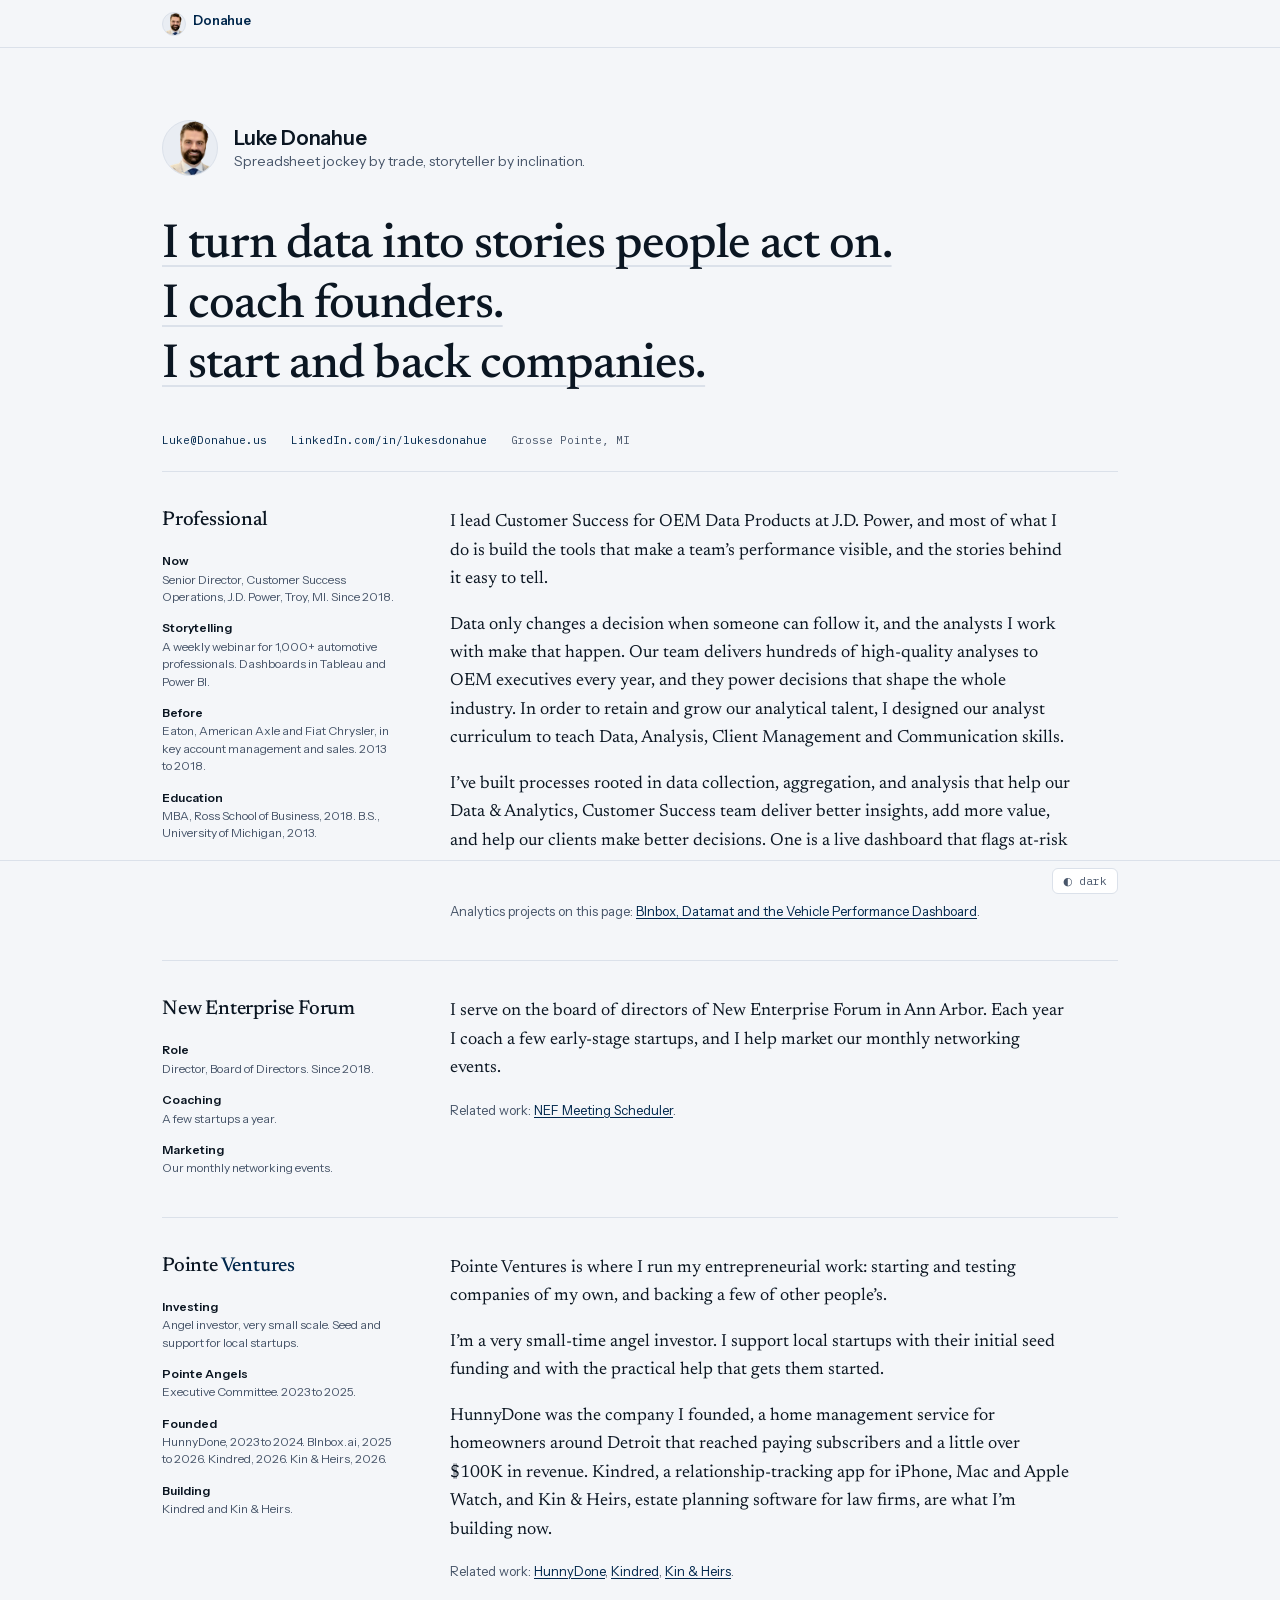
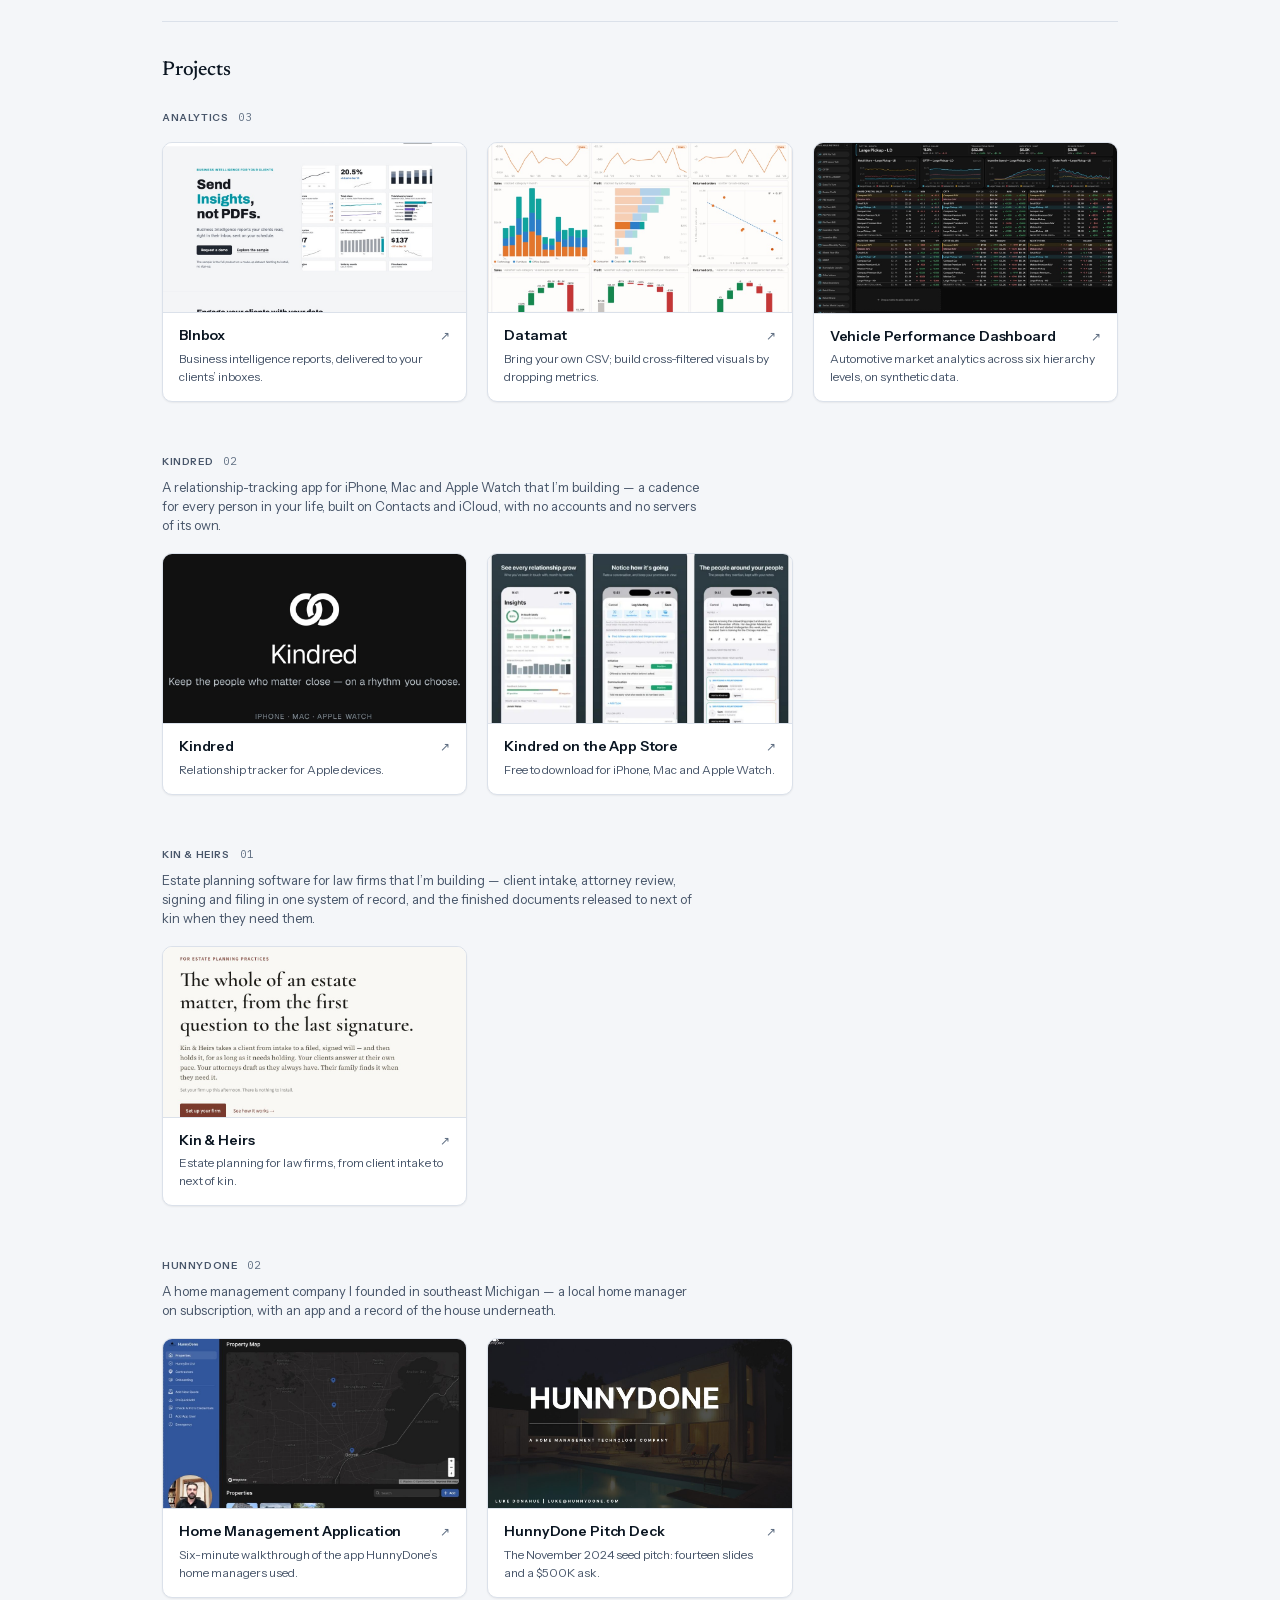
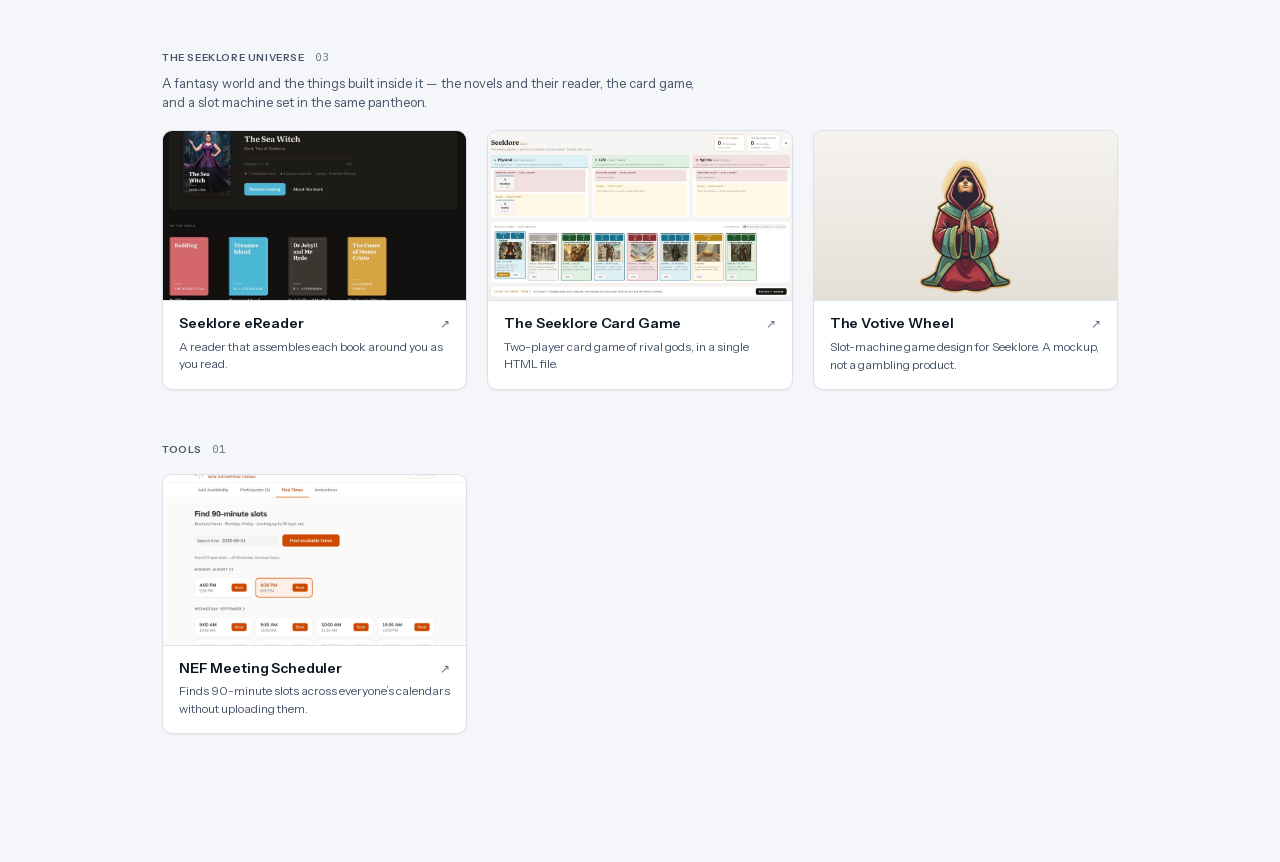
<file: index.html>
<!doctype html>
<html lang="en">
<head>
<meta charset="utf-8">
<meta name="viewport" content="width=device-width, initial-scale=1">
<title>Luke Donahue&#8217;s Side Projects</title>
<meta name="description" content="Luke Donahue&#8217;s side projects.">
<meta name="color-scheme" content="light dark">
<link rel="stylesheet" href="style.css">
<link rel="icon" type="image/png" href="assets/favicon.png">
<script>
  /* Light by default, with a manual toggle. Applied before paint so there's
     no flash; a visitor's own choice persists and wins over the default. */
  (function () {
    var saved = null;
    try { saved = localStorage.getItem('theme'); } catch (e) {}
    document.documentElement.setAttribute('data-theme', saved || 'light');
  })();
</script>
</head>
<body>

  <header class="topbar">
    <div class="shell">
      <div class="brand">
        <img class="face" src="assets/headshot.png" alt="" width="24" height="24">
        <span class="word">Donahue</span>
      </div>
    </div>
  </header>

  <div class="shell">

    <section class="hero">
      <div class="hero-id">
        <!-- Drop the headshot in at assets/headshot.png and it replaces the
             initials automatically — no markup change needed. -->
        <img class="avatar" src="assets/headshot.png" alt="Luke Donahue"
             onerror="this.outerHTML='&lt;div class=&quot;avatar avatar--fallback&quot; aria-label=&quot;Luke Donahue&quot;&gt;LD&lt;/div&gt;'">
        <div>
          <h1>Luke Donahue</h1>
          <p class="lede">Spreadsheet jockey by trade, storyteller by inclination.</p>
        </div>
      </div>
      <nav class="hero-index" aria-label="About me">
        <a href="#professional">I turn data into stories people act on.</a>
        <a href="#new-enterprise-forum">I coach founders.</a>
        <a href="#pointe-ventures">I start and back companies.</a>
      </nav>
      <div class="meta">
        <a href="mailto:Luke@Donahue.us">Luke@Donahue.us</a>
        <a href="https://LinkedIn.com/in/lukesdonahue">LinkedIn.com/in/lukesdonahue</a>
        <span>Grosse Pointe, MI</span>
      </div>
    </section>

    <section class="bios" aria-label="About">

      <article class="bio-band" id="professional">
        <h2>Professional</h2>
        <div class="bio-prose">
          <p>I lead Customer Success for OEM Data Products at J.D. Power, and most of what I do is build the tools that make a team&#8217;s performance visible, and the stories behind it easy to tell.</p>
          <p>Data only changes a decision when someone can follow it, and the analysts I work with make that happen. Our team delivers hundreds of high-quality analyses to OEM executives every year, and they power decisions that shape the whole industry. In order to retain and grow our analytical talent, I designed our analyst curriculum to teach Data, Analysis, Client Management and Communication skills.</p>
          <p>I&#8217;ve built processes rooted in data collection, aggregation, and analysis that help our Data &amp; Analytics, Customer Success team deliver better insights, add more value, and help our clients make better decisions. One is a live dashboard that flags at-risk accounts within days of a change in engagement.</p>
          <p class="bio-links">Analytics projects on this page: <a href="#analytics">BInbox, Datamat and the Vehicle Performance Dashboard</a>.</p>
        </div>
        <dl class="bio-facts">
          <div><dt>Now</dt><dd>Senior Director, Customer Success Operations, J.D. Power, Troy, MI. Since 2018.</dd></div>
          <div><dt>Storytelling</dt><dd>A weekly webinar for 1,000+ automotive professionals. Dashboards in Tableau and Power BI.</dd></div>
          <div><dt>Before</dt><dd>Eaton, American Axle and Fiat Chrysler, in key account management and sales. 2013 to 2018.</dd></div>
          <div><dt>Education</dt><dd>MBA, Ross School of Business, 2018. B.S., University of Michigan, 2013.</dd></div>
        </dl>
      </article>

      <article class="bio-band" id="new-enterprise-forum">
        <h2>New Enterprise Forum</h2>
        <div class="bio-prose">
          <p>I serve on the board of directors of New Enterprise Forum in Ann Arbor. Each year I coach a few early-stage startups, and I help market our monthly networking events.</p>
          <p class="bio-links">Related work: <a href="#tools">NEF Meeting Scheduler</a>.</p>
        </div>
        <dl class="bio-facts">
          <div><dt>Role</dt><dd>Director, Board of Directors. Since 2018.</dd></div>
          <div><dt>Coaching</dt><dd>A few startups a year.</dd></div>
          <div><dt>Marketing</dt><dd>Our monthly networking events.</dd></div>
        </dl>
      </article>

      <article class="bio-band" id="pointe-ventures">
        <h2><span class="wm">Pointe</span> <span class="wm-accent">Ventures</span></h2>
        <div class="bio-prose">
          <p>Pointe Ventures is where I run my entrepreneurial work: starting and testing companies of my own, and backing a few of other people&#8217;s.</p>
          <p>I&#8217;m a very small-time angel investor. I support local startups with their initial seed funding and with the practical help that gets them started.</p>
          <p>HunnyDone was the company I founded, a home management service for homeowners around Detroit that reached paying subscribers and a little over $100K in revenue. Kindred, a relationship-tracking app for iPhone, Mac and Apple Watch, and Kin &amp; Heirs, estate planning software for law firms, are what I&#8217;m building now.</p>
          <p class="bio-links">Related work: <a href="#hunnydone">HunnyDone</a>, <a href="#kindred">Kindred</a>, <a href="#kin-and-heirs">Kin &amp; Heirs</a>.</p>
        </div>
        <dl class="bio-facts">
          <div><dt>Investing</dt><dd>Angel investor, very small scale. Seed and support for local startups.</dd></div>
          <div><dt>Pointe Angels</dt><dd>Executive Committee. 2023 to 2025.</dd></div>
          <div><dt>Founded</dt><dd>HunnyDone, 2023 to 2024. BInbox.ai, 2025 to 2026. Kindred, 2026. Kin &amp; Heirs, 2026.</dd></div>
          <div><dt>Building</dt><dd>Kindred and Kin &amp; Heirs.</dd></div>
        </dl>
      </article>

    </section>

    <main class="work">
      <h2 class="work-title">Projects</h2>
      <section class="group" id="analytics">
        <div class="section-head">
          <h2>Analytics</h2>
          <span class="count">02</span>
        </div>

        <div class="projects">

        <a class="project" href="https://binbox.ai" target="_blank" rel="noopener">
          <div class="preview">
            <img src="assets/binbox.jpg" alt="" loading="lazy" decoding="async">
          </div>
          <div class="body">
            <div class="row">
              <h3>BInbox</h3>
              <span class="arrow">&#8599;</span>
            </div>
            <p>Business intelligence reports, delivered to your clients&#8217; inboxes.</p>
          </div>
        </a>

        <a class="project" href="projects/datamat/">
          <div class="preview">
            <img src="assets/datamat.jpg" alt="" loading="lazy" decoding="async">
          </div>
          <div class="body">
            <div class="row">
              <h3>Datamat</h3>
              <span class="arrow">&#8599;</span>
            </div>
            <p>Bring your own CSV; build cross-filtered visuals by dropping metrics.</p>
          </div>
        </a>

        <a class="project" href="projects/vehicle-performance-dashboard/">
          <div class="preview">
            <img src="assets/vehicle-performance-dashboard.jpg" alt="" loading="lazy" decoding="async">
          </div>
          <div class="body">
            <div class="row">
              <h3>Vehicle Performance Dashboard</h3>
              <span class="arrow">&#8599;</span>
            </div>
            <p>Automotive market analytics across six hierarchy levels, on synthetic data.</p>
          </div>
        </a>

        </div>
      </section>
      <section class="group" id="kindred">
        <div class="section-head">
          <h2>Kindred</h2>
          <span class="count">02</span>
        </div>
        <p class="group-note">A relationship-tracking app for iPhone, Mac and Apple Watch that I&#8217;m building &mdash; a cadence for every person in your life, built on Contacts and iCloud, with no accounts and no servers of its own.</p>

        <div class="projects">

        <a class="project" href="https://kindredcontact.com" target="_blank" rel="noopener">
          <div class="preview">
            <img src="assets/kindredcontact.jpg" alt="" loading="lazy" decoding="async">
          </div>
          <div class="body">
            <div class="row">
              <h3>Kindred</h3>
              <span class="arrow">&#8599;</span>
            </div>
            <p>Relationship tracker for Apple devices.</p>
          </div>
        </a>

        <a class="project" href="https://apps.apple.com/us/app/id6813167503" target="_blank" rel="noopener">
          <div class="preview">
            <img src="assets/kindred-app-store.jpg" alt="" loading="lazy" decoding="async">
          </div>
          <div class="body">
            <div class="row">
              <h3>Kindred on the App Store</h3>
              <span class="arrow">&#8599;</span>
            </div>
            <p>Free to download for iPhone, Mac and Apple Watch.</p>
          </div>
        </a>

        </div>
      </section>
      <section class="group" id="kin-and-heirs">
        <div class="section-head">
          <h2>Kin &amp; Heirs</h2>
          <span class="count">01</span>
        </div>
        <p class="group-note">Estate planning software for law firms that I&#8217;m building &mdash; client intake, attorney review, signing and filing in one system of record, and the finished documents released to next of kin when they need them.</p>

        <div class="projects">

        <a class="project" href="https://kinandheirs.com" target="_blank" rel="noopener">
          <div class="preview">
            <img src="assets/kinandheirs.jpg" alt="" loading="lazy" decoding="async">
          </div>
          <div class="body">
            <div class="row">
              <h3>Kin &amp; Heirs</h3>
              <span class="arrow">&#8599;</span>
            </div>
            <p>Estate planning for law firms, from client intake to next of kin.</p>
          </div>
        </a>

        </div>
      </section>
      <section class="group" id="hunnydone">
        <div class="section-head">
          <h2>HunnyDone</h2>
          <span class="count">02</span>
        </div>
        <p class="group-note">A home management company I founded in southeast Michigan — a local home manager on subscription, with an app and a record of the house underneath.</p>

        <div class="projects">

        <a class="project" href="projects/hunnydone-app/">
          <div class="preview">
            <img src="assets/hunnydone-app.jpg" alt="" loading="lazy" decoding="async">
          </div>
          <div class="body">
            <div class="row">
              <h3>Home Management Application</h3>
              <span class="arrow">&#8599;</span>
            </div>
            <p>Six-minute walkthrough of the app HunnyDone&#8217;s home managers used.</p>
          </div>
        </a>

        <a class="project" href="projects/hunnydone-pitch-deck/">
          <div class="preview">
            <img src="assets/hunnydone-pitch-deck.jpg" alt="" loading="lazy" decoding="async">
          </div>
          <div class="body">
            <div class="row">
              <h3>HunnyDone Pitch Deck</h3>
              <span class="arrow">&#8599;</span>
            </div>
            <p>The November 2024 seed pitch: fourteen slides and a $500K ask.</p>
          </div>
        </a>

        </div>
      </section>
      <section class="group" id="seeklore">
        <div class="section-head">
          <h2>The Seeklore Universe</h2>
          <span class="count">03</span>
        </div>
        <p class="group-note">A fantasy world and the things built inside it — the novels and their reader, the card game, and a slot machine set in the same pantheon.</p>

        <div class="projects">

        <a class="project" href="projects/seeklore-ereader/">
          <div class="preview">
            <!-- onerror leaves the empty slot rather than a broken-image icon
                 if the file ever goes missing. -->
            <img src="assets/seeklore-ereader.jpg" alt="" loading="lazy" decoding="async"
                 onerror="this.remove()">
          </div>
          <div class="body">
            <div class="row">
              <h3>Seeklore eReader</h3>
              <span class="arrow">&#8599;</span>
            </div>
            <p>A reader that assembles each book around you as you read.</p>
          </div>
        </a>

        <a class="project" href="projects/seeklore/">
          <div class="preview">
            <!-- Drops in automatically once assets/seeklore.jpg exists; until then
                 onerror removes it and the empty slot shows, rather than a broken icon. -->
            <img src="assets/seeklore.jpg" alt="" loading="lazy" decoding="async"
                 onerror="this.remove()">
          </div>
          <div class="body">
            <div class="row">
              <h3>The Seeklore Card Game</h3>
              <span class="arrow">&#8599;</span>
            </div>
            <p>Two-player card game of rival gods, in a single HTML file.</p>
          </div>
        </a>

        <a class="project" href="projects/seeklore-slots/">
          <div class="preview">
            <!-- Drops in automatically once assets/seeklore-slots.jpg exists; until
                 then onerror removes it and the empty slot shows. -->
            <img src="assets/seeklore-slots.jpg" alt="" loading="lazy" decoding="async"
                 onerror="this.remove()">
          </div>
          <div class="body">
            <div class="row">
              <h3>The Votive Wheel</h3>
              <span class="arrow">&#8599;</span>
            </div>
            <p>Slot-machine game design for Seeklore. A mockup, not a gambling product.</p>
          </div>
        </a>

        </div>
      </section>
      <section class="group" id="tools">
        <div class="section-head">
          <h2>Tools</h2>
          <span class="count">01</span>
        </div>

        <div class="projects">

        <a class="project" href="projects/meeting-scheduler/">
          <div class="preview">
            <img src="assets/meeting-scheduler.jpg" alt="" loading="lazy" decoding="async"
                 onerror="this.remove()">
          </div>
          <div class="body">
            <div class="row">
              <h3>NEF Meeting Scheduler</h3>
              <span class="arrow">&#8599;</span>
            </div>
            <p>Finds 90-minute slots across everyone&#8217;s calendars without uploading them.</p>
          </div>
        </a>

        <!-- To add a project: copy this block out of the comment, then edit the
             href, title and description. Remember to bump the count above.
        <a class="project" href="#">
          <div class="preview">
            <img src="assets/NAME.jpg" alt="" loading="lazy" decoding="async">
          </div>
          <div class="body">
            <div class="row">
              <h3>Project title</h3>
              <span class="arrow">&#8599;</span>
            </div>
            <p>One or two sentences on what this is, what it does, and what it runs on.</p>
          </div>
        </a>
        -->

        </div>
      </section>
    </main>

    <div class="tail"></div>

  </div>

  <footer class="footbar">
    <div class="shell">
      <button class="theme-toggle" type="button" id="theme-toggle">
        <span aria-hidden="true">&#9680;</span>
        <span id="theme-label">light</span>
      </button>
    </div>
  </footer>

<script>
  /* Section counts are authored into the HTML so they are correct with no
     JavaScript, then recomputed here so they cannot drift when a card is
     added or moved between sections. */
  (function () {
    var groups = document.querySelectorAll('.group');
    for (var i = 0; i < groups.length; i++) {
      var el = groups[i].querySelector('.count');
      if (!el) continue;
      var n = groups[i].querySelectorAll('.project').length;
      el.textContent = (n < 10 ? '0' : '') + n;
    }
  })();
</script>

<script>
  (function () {
    var root = document.documentElement;
    var btn = document.getElementById('theme-toggle');
    var label = document.getElementById('theme-label');
    var sync = function () {
      label.textContent = root.getAttribute('data-theme') === 'dark' ? 'light' : 'dark';
    };
    sync();
    btn.addEventListener('click', function () {
      var next = root.getAttribute('data-theme') === 'dark' ? 'light' : 'dark';
      root.setAttribute('data-theme', next);
      try { localStorage.setItem('theme', next); } catch (e) {}
      sync();
    });
  })();
</script>
</body>
</html>
</file>
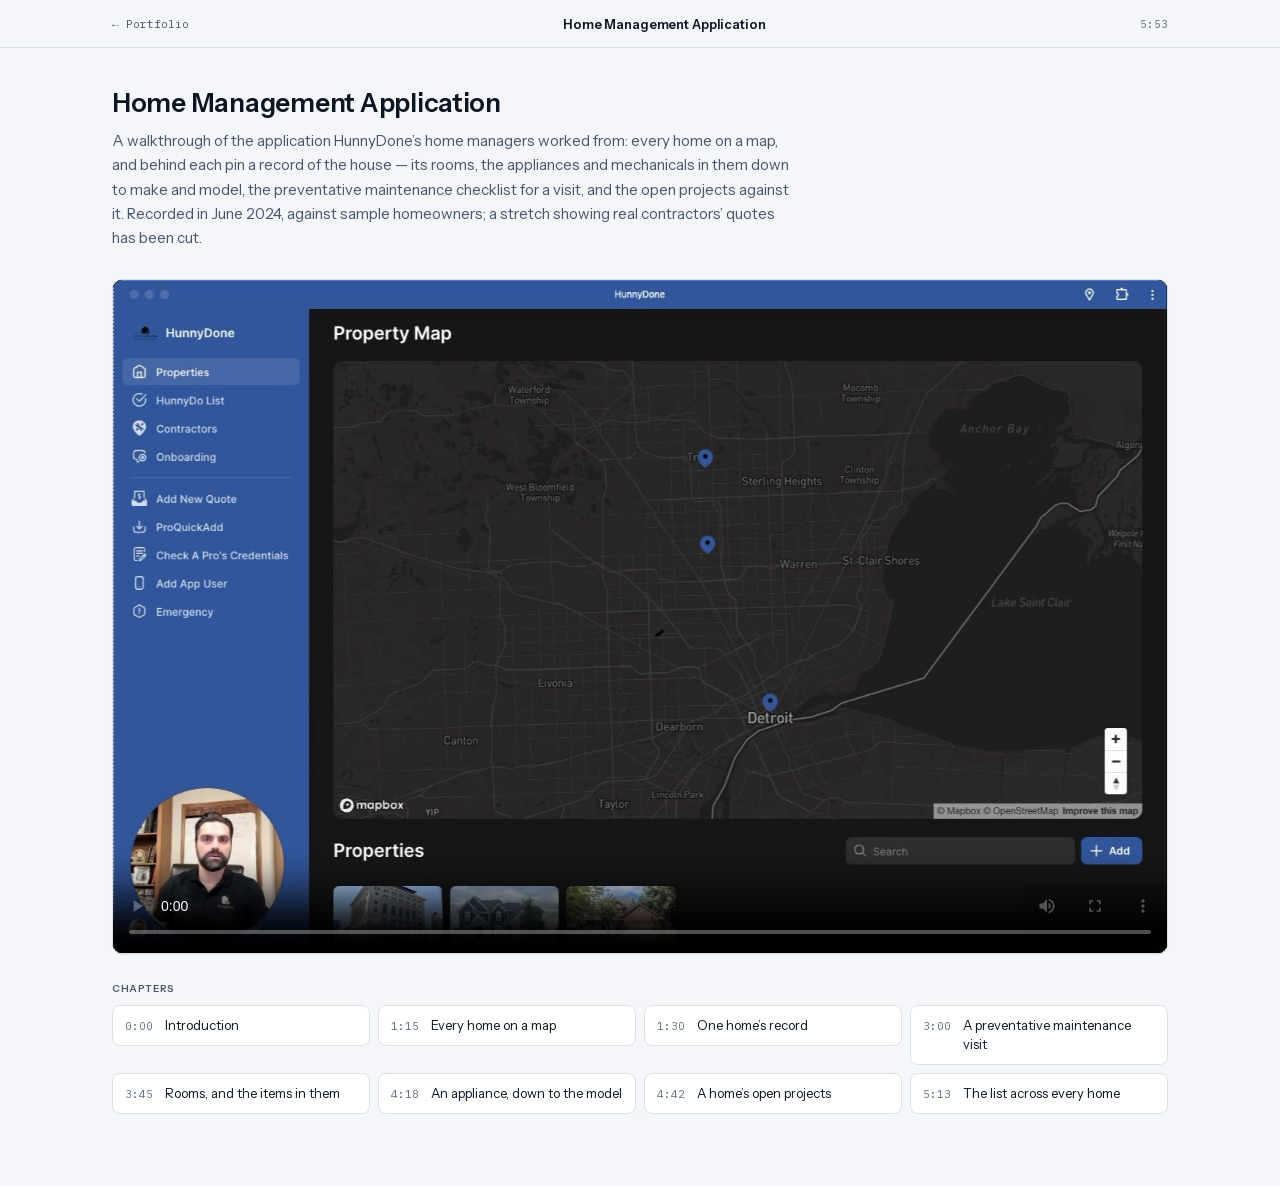
<file: projects/hunnydone-app/index.html>
<!doctype html>
<html lang="en">
<head>
<meta charset="utf-8">
<meta name="viewport" content="width=device-width, initial-scale=1">
<title>Home Management Application</title>
<meta name="description" content="A six-minute walkthrough of the HunnyDone home manager application.">
<meta name="color-scheme" content="light dark">
<link rel="icon" type="image/png" href="../../assets/favicon.png">

<!-- Hand-written, like hunnydone-pitch-deck beside it: links the home page's
     tokens and fonts rather than inlining copies. The video is self-hosted, so
     the page makes no external requests. -->
<link rel="stylesheet" href="../../tokens/donahue-fonts.css">
<link rel="stylesheet" href="../../tokens/donahue-colors.css">
<link rel="stylesheet" href="../../tokens/pointe-typography.css">

<script>
  /* Same origin as the home page, so the visitor's theme choice carries over. */
  (function () {
    var saved = null;
    try { saved = localStorage.getItem('theme'); } catch (e) {}
    document.documentElement.setAttribute('data-theme', saved || 'light');
  })();
</script>

<style>
*, *::before, *::after { box-sizing: border-box; }
html, body { margin: 0; padding: 0; }

body {
  min-height: 100vh;
  background: var(--surface-canvas);
  color: var(--text-primary);
  font-family: var(--font-ui);
  font-size: var(--text-md);
  -webkit-font-smoothing: antialiased;
}

a { color: var(--accent); text-decoration: none; }
a:hover { color: var(--accent-hover); }
:focus-visible { outline: 2px solid var(--focus-ring); outline-offset: 2px; }
[hidden] { display: none !important; }

.shell { max-width: 1120px; margin: 0 auto; padding: 0 32px; }

/* ---------- header ---------- */

.topbar {
  position: sticky; top: 0; z-index: 10;
  height: 48px;
  background: var(--surface-canvas);
  border-bottom: 1px solid var(--border-hairline);
}
.topbar .shell {
  height: 48px;
  display: flex; align-items: center; justify-content: space-between; gap: 16px;
}
.back {
  font-family: var(--font-mono);
  font-size: var(--text-xs);
  color: var(--text-secondary);
  white-space: nowrap;
}
.topbar .name {
  font-size: var(--text-base);
  font-weight: var(--weight-semibold);
  letter-spacing: var(--tracking-tight);
  overflow: hidden; text-overflow: ellipsis; white-space: nowrap;
}
.counter {
  font-family: var(--font-mono);
  font-size: var(--text-xs);
  color: var(--text-muted);
  font-variant-numeric: tabular-nums;
  white-space: nowrap;
}

/* ---------- intro ---------- */

.intro { padding: 40px 0 28px; }
.intro h1 {
  margin: 0 0 10px;
  font-size: var(--text-2xl);
  font-weight: var(--weight-semibold);
  letter-spacing: var(--tracking-tight);
  line-height: var(--leading-tight);
}
.intro p {
  margin: 0;
  max-width: 68ch;
  font-size: 15px;
  line-height: 1.62;
  color: var(--text-secondary);
}

/* ---------- video ---------- */

.player {
  background: #000;
  border: 1px solid var(--border-hairline);
  border-radius: 10px;
  overflow: hidden;
  box-shadow: 0 1px 2px oklch(0.185 0.01 60 / 0.06);
}
.player video {
  display: block;
  width: 100%;
  height: auto;
  aspect-ratio: 1380 / 882;
  background: #000;
}

/* ---------- chapters ----------
   Plain links to #t=SECONDS, so they are real, shareable URLs. The script
   turns a click into a seek instead of a jump. */

.chapters-head {
  margin: 28px 0 10px;
  font-size: var(--text-2xs);
  font-weight: var(--weight-semibold);
  letter-spacing: var(--tracking-caps);
  text-transform: uppercase;
  color: var(--text-secondary);
}
.chapters {
  list-style: none; margin: 0; padding: 0;
  display: grid;
  grid-template-columns: repeat(auto-fill, minmax(250px, 1fr));
  gap: 8px;
}
.chapters a {
  display: flex; align-items: baseline; gap: 12px;
  padding: 10px 12px;
  background: var(--surface-card);
  border: 1px solid var(--border-hairline);
  border-radius: 8px;
  color: var(--text-primary);
  font-size: var(--text-base);
  line-height: var(--leading-normal);
}
.chapters a:hover { border-color: var(--border-strong); background: var(--surface-sunken); color: var(--text-primary); }
.chapters a[aria-current="true"] { border-color: var(--accent); box-shadow: 0 0 0 1px var(--accent); }
.chapters time {
  font-family: var(--font-mono);
  font-size: var(--text-xs);
  color: var(--text-muted);
  font-variant-numeric: tabular-nums;
  flex: none;
}

.tail { height: 72px; }

@media (max-width: 640px) {
  .shell { padding: 0 20px; }
  .intro { padding: 28px 0 20px; }
}
</style>
</head>
<body>

  <header class="topbar">
    <div class="shell">
      <a class="back" href="../../">&#8592; Portfolio</a>
      <span class="name">Home Management Application</span>
      <span class="counter">5:53</span>
    </div>
  </header>

  <main class="shell">

    <section class="intro">
      <h1>Home Management Application</h1>
      <p>A walkthrough of the application HunnyDone&#8217;s home managers worked
      from: every home on a map, and behind each pin a record of the house &mdash;
      its rooms, the appliances and mechanicals in them down to make and model, the
      preventative maintenance checklist for a visit, and the open projects
      against it. Recorded in June 2024, against sample homeowners; a stretch
      showing real contractors&#8217; quotes has been cut.</p>
    </section>

    <div class="player">
      <video id="video" controls playsinline preload="metadata" poster="poster.jpg"
             width="1380" height="882">
        <source src="intro.mp4" type="video/mp4">
        <p>This browser cannot play the video inline.
        <a href="intro.mp4">Download it</a> (13 MB, MP4).</p>
      </video>
    </div>

    <h2 class="chapters-head">Chapters</h2>
    <ol class="chapters" id="chapters">
      <li><a href="#t=0"><time datetime="PT0S">0:00</time> Introduction</a></li>
      <li><a href="#t=75"><time datetime="PT1M15S">1:15</time> Every home on a map</a></li>
      <li><a href="#t=90"><time datetime="PT1M30S">1:30</time> One home&#8217;s record</a></li>
      <li><a href="#t=180"><time datetime="PT3M">3:00</time> A preventative maintenance visit</a></li>
      <li><a href="#t=225"><time datetime="PT3M45S">3:45</time> Rooms, and the items in them</a></li>
      <li><a href="#t=258"><time datetime="PT4M18S">4:18</time> An appliance, down to the model</a></li>
      <li><a href="#t=282"><time datetime="PT4M42S">4:42</time> A home&#8217;s open projects</a></li>
      <li><a href="#t=313"><time datetime="PT5M13S">5:13</time> The list across every home</a></li>
    </ol>

    <div class="tail"></div>
  </main>

<script>
  (function () {
    var video = document.getElementById('video');
    var links = [].slice.call(document.querySelectorAll('#chapters a'));
    var starts = links.map(function (a) { return parseFloat(a.hash.slice(3)) || 0; });

    function seek(t, play) {
      var run = function () {
        video.currentTime = t;
        if (play) { var p = video.play(); if (p && p.catch) p.catch(function () {}); }
      };
      /* Before metadata arrives there is no timeline to seek on. */
      if (video.readyState >= 1) run();
      else { video.addEventListener('loadedmetadata', run, { once: true }); video.load(); }
    }

    links.forEach(function (a, i) {
      a.addEventListener('click', function (e) {
        e.preventDefault();
        try { history.replaceState(null, '', a.hash); } catch (err) {}
        seek(starts[i], true);
        video.scrollIntoView({ block: 'nearest', behavior: 'smooth' });
      });
    });

    video.addEventListener('timeupdate', function () {
      var at = 0;
      for (var i = 0; i < starts.length; i++) if (video.currentTime >= starts[i] - 0.25) at = i;
      for (var k = 0; k < links.length; k++) {
        links[k].setAttribute('aria-current', k === at && video.currentTime > 0 ? 'true' : 'false');
      }
    });

    /* A #t=N link opens at that point, but does not autoplay. */
    var m = /^#t=(\d+(?:\.\d+)?)$/.exec(location.hash);
    if (m) seek(parseFloat(m[1]), false);
  })();
</script>
</body>
</html>
</file>
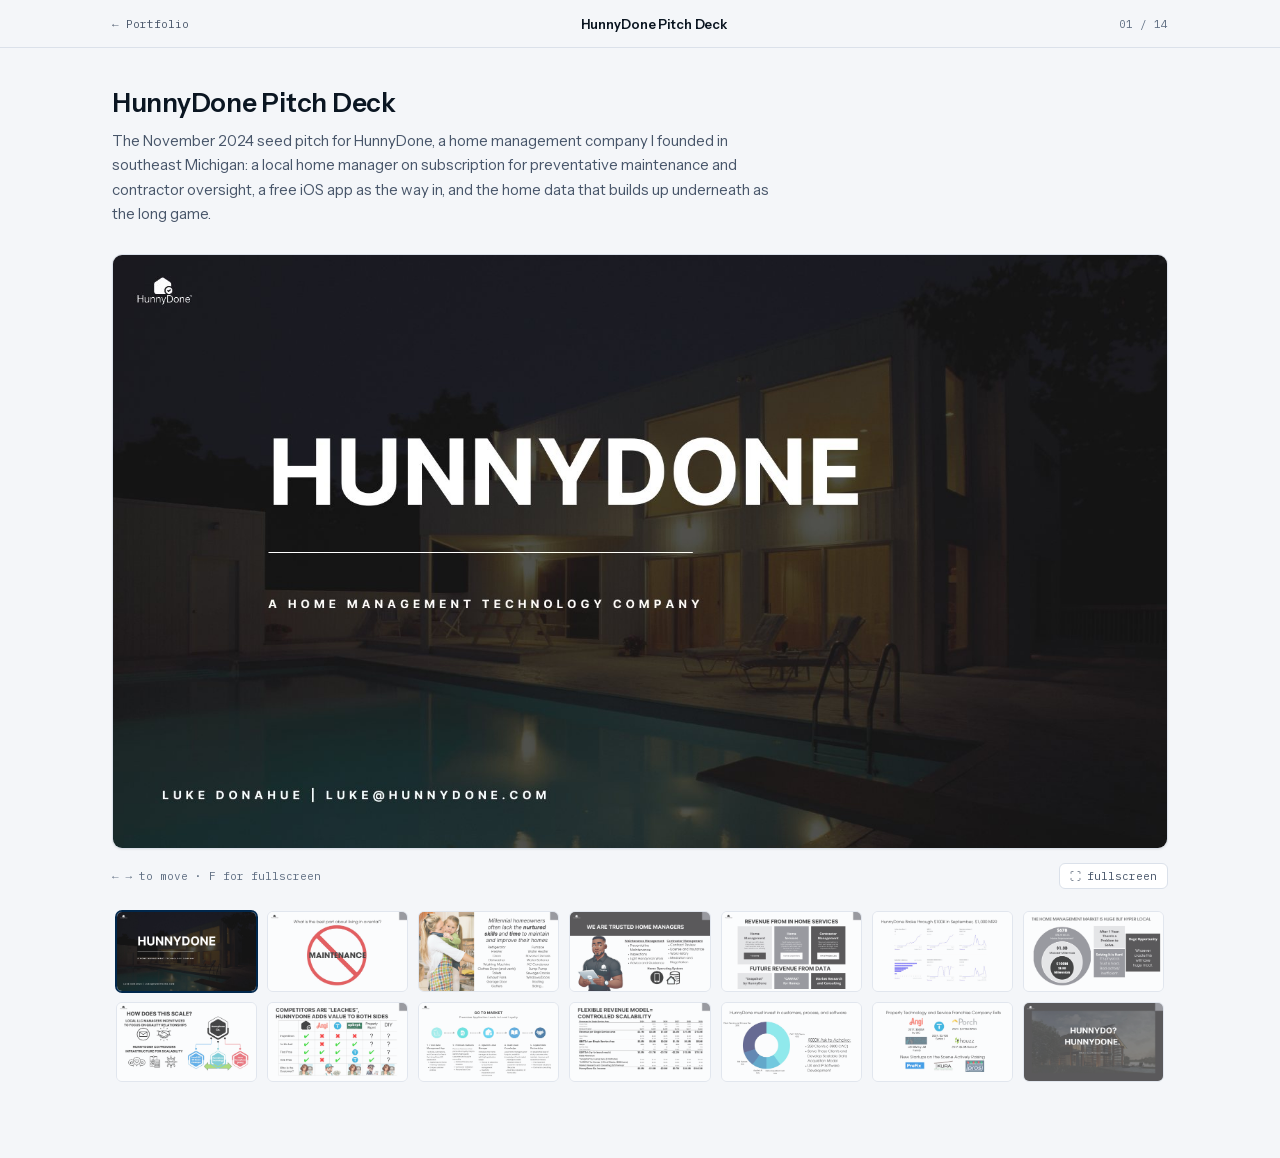
<file: projects/hunnydone-pitch-deck/index.html>
<!doctype html>
<html lang="en">
<head>
<meta charset="utf-8">
<meta name="viewport" content="width=device-width, initial-scale=1">
<title>HunnyDone Pitch Deck</title>
<meta name="description" content="The November 2024 seed pitch for HunnyDone, a home management technology company.">
<meta name="color-scheme" content="light dark">
<link rel="icon" type="image/png" href="../../assets/favicon.png">

<!-- Hand-written, like meeting-scheduler: links the home page's tokens and
     fonts rather than inlining copies. The slides are flat images rendered
     from the deck PDF — see the README for what was masked and why. -->
<link rel="stylesheet" href="../../tokens/donahue-fonts.css">
<link rel="stylesheet" href="../../tokens/donahue-colors.css">
<link rel="stylesheet" href="../../tokens/pointe-typography.css">

<script>
  /* Same origin as the home page, so the visitor's theme choice carries over. */
  (function () {
    var saved = null;
    try { saved = localStorage.getItem('theme'); } catch (e) {}
    document.documentElement.setAttribute('data-theme', saved || 'light');
    document.documentElement.className = 'js';
  })();
</script>

<style>
*, *::before, *::after { box-sizing: border-box; }
html, body { margin: 0; padding: 0; }

body {
  min-height: 100vh;
  background: var(--surface-canvas);
  color: var(--text-primary);
  font-family: var(--font-ui);
  font-size: var(--text-md);
  -webkit-font-smoothing: antialiased;
}

a { color: var(--accent); text-decoration: none; }
a:hover { color: var(--accent-hover); }
:focus-visible { outline: 2px solid var(--focus-ring); outline-offset: 2px; }
[hidden] { display: none !important; }

.shell { max-width: 1120px; margin: 0 auto; padding: 0 32px; }

/* ---------- header ---------- */

.topbar {
  position: sticky; top: 0; z-index: 10;
  height: 48px;
  background: var(--surface-canvas);
  border-bottom: 1px solid var(--border-hairline);
}
.topbar .shell {
  height: 48px;
  display: flex; align-items: center; justify-content: space-between; gap: 16px;
}
.back {
  font-family: var(--font-mono);
  font-size: var(--text-xs);
  color: var(--text-secondary);
  white-space: nowrap;
}
.topbar .name {
  font-size: var(--text-base);
  font-weight: var(--weight-semibold);
  letter-spacing: var(--tracking-tight);
  overflow: hidden; text-overflow: ellipsis; white-space: nowrap;
}
.counter {
  font-family: var(--font-mono);
  font-size: var(--text-xs);
  color: var(--text-muted);
  font-variant-numeric: tabular-nums;
  white-space: nowrap;
}

/* ---------- intro ---------- */

.intro { padding: 40px 0 28px; }
.intro h1 {
  margin: 0 0 10px;
  font-size: var(--text-2xl);
  font-weight: var(--weight-semibold);
  letter-spacing: var(--tracking-tight);
  line-height: var(--leading-tight);
}
.intro p {
  margin: 0;
  max-width: 68ch;
  font-size: 15px;
  line-height: 1.62;
  color: var(--text-secondary);
}

/* ---------- slides ----------
   Without JavaScript this is every slide stacked in order, which is a
   perfectly good way to read a deck. With it, .js shows one at a time. */

.slides { list-style: none; margin: 0; padding: 0; display: grid; gap: 24px; }

.slide {
  margin: 0;
  background: var(--surface-card);
  border: 1px solid var(--border-hairline);
  border-radius: 10px;
  overflow: hidden;
  box-shadow: 0 1px 2px oklch(0.185 0.01 60 / 0.06);
}
.slide img {
  display: block;
  width: 100%;
  height: auto;
  aspect-ratio: 16 / 9;
  background: var(--surface-sunken);
}

.js .slide:not(.is-current) { display: none; }

.stage { position: relative; }

.nav {
  position: absolute; top: 0; bottom: 0;
  width: 18%;
  min-width: 56px;
  padding: 0 14px;
  display: flex; align-items: center;
  background: none; border: 0; cursor: pointer;
  color: #fff;
  opacity: 0;
  transition: opacity 120ms cubic-bezier(0.2, 0, 0, 1);
}
.nav--prev { left: 0; justify-content: flex-start; }
.nav--next { right: 0; justify-content: flex-end; }
.stage:hover .nav, .nav:focus-visible { opacity: 1; }
.nav:disabled { visibility: hidden; }
.nav span {
  width: 36px; height: 36px;
  display: grid; place-items: center;
  border-radius: 999px;
  background: var(--scrim);
  font-size: 18px; line-height: 1;
}
@media (hover: none) { .nav { opacity: 1; } }

/* ---------- controls + filmstrip ---------- */

.controls {
  display: flex; align-items: center; justify-content: space-between; gap: 12px;
  margin-top: 14px;
}
.controls .hint {
  font-family: var(--font-mono);
  font-size: var(--text-xs);
  color: var(--text-muted);
}
.btn {
  height: 26px; padding: 0 10px;
  display: inline-flex; align-items: center; gap: 6px;
  background: var(--surface-card);
  border: 1px solid var(--border-hairline);
  border-radius: 6px;
  color: var(--text-secondary);
  font-family: var(--font-mono);
  font-size: var(--text-xs);
  cursor: pointer;
}
.btn:hover { background: var(--surface-sunken); border-color: var(--border-strong); }

.strip {
  list-style: none; margin: 18px 0 0; padding: 4px;
  display: grid;
  grid-template-columns: repeat(7, 1fr);
  gap: 10px;
}
.strip button {
  display: block; width: 100%; padding: 0;
  background: var(--surface-sunken);
  border: 1px solid var(--border-hairline);
  border-radius: 6px;
  overflow: hidden;
  cursor: pointer;
  opacity: 0.72;
  transition: opacity 120ms cubic-bezier(0.2, 0, 0, 1);
}
.strip button:hover { opacity: 1; }
.strip button[aria-current="true"] {
  opacity: 1;
  border-color: var(--accent);
  box-shadow: 0 0 0 1px var(--accent);
}
.strip img { display: block; width: 100%; height: auto; aspect-ratio: 16 / 9; }

.tail { height: 72px; }

/* Fullscreen: the stage fills the screen, the slide letterboxes inside it. */
.stage:fullscreen {
  background: #000;
  display: grid; place-items: center;
}
.stage:fullscreen .slides { width: min(100vw, calc(100vh * 16 / 9)); }
.stage:fullscreen .slide { border: 0; border-radius: 0; }

@media (max-width: 640px) {
  .shell { padding: 0 20px; }
  .intro { padding: 28px 0 20px; }
  .strip { grid-template-columns: repeat(4, 1fr); }
  .controls .hint { display: none; }
}
@media (prefers-reduced-motion: reduce) {
  * { transition: none !important; }
}
</style>
</head>
<body>

  <header class="topbar">
    <div class="shell">
      <a class="back" href="../../">&#8592; Portfolio</a>
      <span class="name">HunnyDone Pitch Deck</span>
      <span class="counter" id="counter" aria-live="polite">14 slides</span>
    </div>
  </header>

  <main class="shell">

    <section class="intro">
      <h1>HunnyDone Pitch Deck</h1>
      <p>The November 2024 seed pitch for HunnyDone, a home management company I
      founded in southeast Michigan: a local home manager on subscription for
      preventative maintenance and contractor oversight, a free iOS app as the way
      in, and the home data that builds up underneath as the long game.</p>
    </section>

    <div class="stage" id="stage">
      <ol class="slides" id="slides">
        <li class="slide is-current"><img src="slides/01.jpg" width="1600" height="900" alt="Title slide. HunnyDone: a home management technology company. Luke Donahue, luke@hunnydone.com."></li>
        <li class="slide"><img src="slides/02.jpg" width="1600" height="900" loading="lazy" alt="What is the best part about living in a rental? The word maintenance, struck through with a red prohibition sign."></li>
        <li class="slide"><img src="slides/03.jpg" width="1600" height="900" loading="lazy" alt="The problem. Millennial homeowners often lack the nurtured skills and time to maintain and improve their homes. A long list of what needs upkeep: refrigerator, furnace, water heater, sump pump, gutters, roofing, siding and more."></li>
        <li class="slide"><img src="slides/04.jpg" width="1600" height="900" loading="lazy" alt="We are trusted home managers. Maintenance management: preventative maintenance, inspections, light handyman work, advice and guidance. Contractor management: contract review, license and insurance, work history, mediation and negotiation. Underneath both, a home operating system."></li>
        <li class="slide"><img src="slides/05.jpg" width="1600" height="900" loading="lazy" alt="Revenue from in-home services: home management under $100 a month, home services priced by market, contractor management at 10% of project cost. Future revenue from data: Snapshot by HunnyDone, a CARFAX for homes, and market research and consulting."></li>
        <li class="slide"><img src="slides/06.jpg" width="1600" height="900" loading="lazy" alt="Traction. HunnyDone broke through $100K in September and $1,000 MRR. Payment dashboard charts: 12 active subscribers, $1,205.84 MRR, $6,029.40 subscriber lifetime value, $119.5K gross volume."></li>
        <li class="slide"><img src="slides/07.jpg" width="1600" height="900" loading="lazy" alt="The home management market is huge but hyper local. $67B is 10% of all U.S. home improvement; $1.3B Midwest millennials; $100M southeast Michigan millennials. After one year: there is a problem to solve, solving it is hard, and whoever cracks it will have a huge moat."></li>
        <li class="slide"><img src="slides/08.jpg" width="1600" height="900" loading="lazy" alt="How does this scale? Local LLC managers are incentivized to focus on quality relationships, while HunnyDone Co. provides the infrastructure for scalability. Org diagram: HunnyDone Co. above a Michigan-based local LLC prototype, HunnyDone Technology, and future HunnyDone areas."></li>
        <li class="slide"><img src="slides/09.jpg" width="1600" height="900" loading="lazy" alt="Competitive comparison across inspections, to-do list, finding pros and hiring pros. HunnyDone covers all four with the homeowner as the customer; lead-generation marketplaces, maintenance apps, property management and DIY each cover only some."></li>
        <li class="slide"><img src="slides/10.jpg" width="1600" height="900" loading="lazy" alt="Go to market: a freemium application leads to local loyalty. One, a free home management app. Two, premium features. Three, upsell to a local manager. Four, build local knowledge. Five, expand data partnerships."></li>
        <li class="slide"><img src="slides/11.jpg" width="1600" height="900" loading="lazy" alt="Flexible revenue model equals controlled scalability. Projection for 2024 to 2029: a single service area grows from 60 active doors and $0.1M revenue to 7,134 doors and $15.9M; service areas grow from 1 to 176; HunnyDone Co. income reaches $104.3M including data revenue."></li>
        <li class="slide"><img src="slides/12.jpg" width="1600" height="900" loading="lazy" alt="The ask. HunnyDone must invest in customers, process and software. $500K to reach 250 clients at roughly $800 CAC, serve them while developing a scalable data acquisition model, and fund UX and IP software development. Use of funds: 40% customer acquisition, 30% client service and process, 10% each for bid system, applied AI and data acquisition tech."></li>
        <li class="slide"><img src="slides/13.jpg" width="1600" height="900" loading="lazy" alt="Property technology and service franchise company exits and large funding rounds, followed by new home maintenance startups actively raising."></li>
        <li class="slide"><img src="slides/14.jpg" width="1600" height="900" loading="lazy" alt="Closing slide. HunnyDo? HunnyDone. A modern home management company."></li>
      </ol>
      <button class="nav nav--prev" id="prev" type="button" aria-label="Previous slide" hidden><span aria-hidden="true">&#8592;</span></button>
      <button class="nav nav--next" id="next" type="button" aria-label="Next slide" hidden><span aria-hidden="true">&#8594;</span></button>
    </div>

    <div class="controls" id="controls" hidden>
      <span class="hint">&#8592; &#8594; to move &middot; F for fullscreen</span>
      <button class="btn" id="full" type="button"><span aria-hidden="true">&#9974;</span> fullscreen</button>
    </div>

    <ol class="strip" id="strip" aria-label="All slides" hidden></ol>

    <div class="tail"></div>
  </main>

<script>
  (function () {
    var slides = [].slice.call(document.querySelectorAll('.slide'));
    var stage = document.getElementById('stage');
    var strip = document.getElementById('strip');
    var counter = document.getElementById('counter');
    var prev = document.getElementById('prev');
    var next = document.getElementById('next');
    var thumbs = [];
    var at = 0;

    var pad = function (n) { return (n < 10 ? '0' : '') + n; };

    /* The markup lazy-loads every slide but the first, which is right for the
       no-JS stack. Here the others sit in display: none, and whether a deferred
       image resumes when its parent is revealed varies by engine — so drop the
       attribute and re-assign src, which starts the fetch unconditionally. */
    function load(slide) {
      var img = slide.querySelector('img');
      if (!img.hasAttribute('loading')) return;
      img.removeAttribute('loading');
      if (!(img.complete && img.naturalWidth)) img.src = img.getAttribute('src');
    }

    function go(i, fromHash) {
      at = Math.max(0, Math.min(slides.length - 1, i));
      for (var k = 0; k < slides.length; k++) {
        slides[k].classList.toggle('is-current', k === at);
        thumbs[k].setAttribute('aria-current', k === at ? 'true' : 'false');
      }
      /* The slide after this one is a keypress away — fetch it with this one. */
      load(slides[at]);
      if (slides[at + 1]) load(slides[at + 1]);
      counter.textContent = pad(at + 1) + ' / ' + pad(slides.length);
      prev.disabled = at === 0;
      next.disabled = at === slides.length - 1;
      if (!fromHash) {
        try { history.replaceState(null, '', '#' + (at + 1)); } catch (e) {}
      }
    }

    slides.forEach(function (s, i) {
      var li = document.createElement('li');
      var b = document.createElement('button');
      var img = document.createElement('img');
      b.type = 'button';
      b.setAttribute('aria-label', 'Slide ' + (i + 1));
      img.src = s.querySelector('img').getAttribute('src');
      img.alt = '';
      img.loading = 'lazy';
      img.width = 1600; img.height = 900;
      b.appendChild(img);
      b.addEventListener('click', function () { go(i); });
      li.appendChild(b);
      strip.appendChild(li);
      thumbs.push(b);
    });

    prev.addEventListener('click', function () { go(at - 1); });
    next.addEventListener('click', function () { go(at + 1); });

    var full = document.getElementById('full');
    function toggleFull() {
      if (document.fullscreenElement) document.exitFullscreen();
      else if (stage.requestFullscreen) stage.requestFullscreen();
    }
    if (stage.requestFullscreen) full.addEventListener('click', toggleFull);
    else full.hidden = true;

    document.addEventListener('keydown', function (e) {
      if (e.metaKey || e.ctrlKey || e.altKey) return;
      if (e.key === 'ArrowRight' || e.key === 'PageDown') { go(at + 1); e.preventDefault(); }
      else if (e.key === 'ArrowLeft' || e.key === 'PageUp') { go(at - 1); e.preventDefault(); }
      else if (e.key === 'Home') { go(0); e.preventDefault(); }
      else if (e.key === 'End') { go(slides.length - 1); e.preventDefault(); }
      else if (e.key === 'f' || e.key === 'F') toggleFull();
    });

    function fromHash() {
      var n = parseInt(location.hash.slice(1), 10);
      go(isNaN(n) ? 0 : n - 1, true);
    }
    window.addEventListener('hashchange', fromHash);

    prev.hidden = next.hidden = strip.hidden = false;
    document.getElementById('controls').hidden = false;
    fromHash();
  })();
</script>
</body>
</html>
</file>
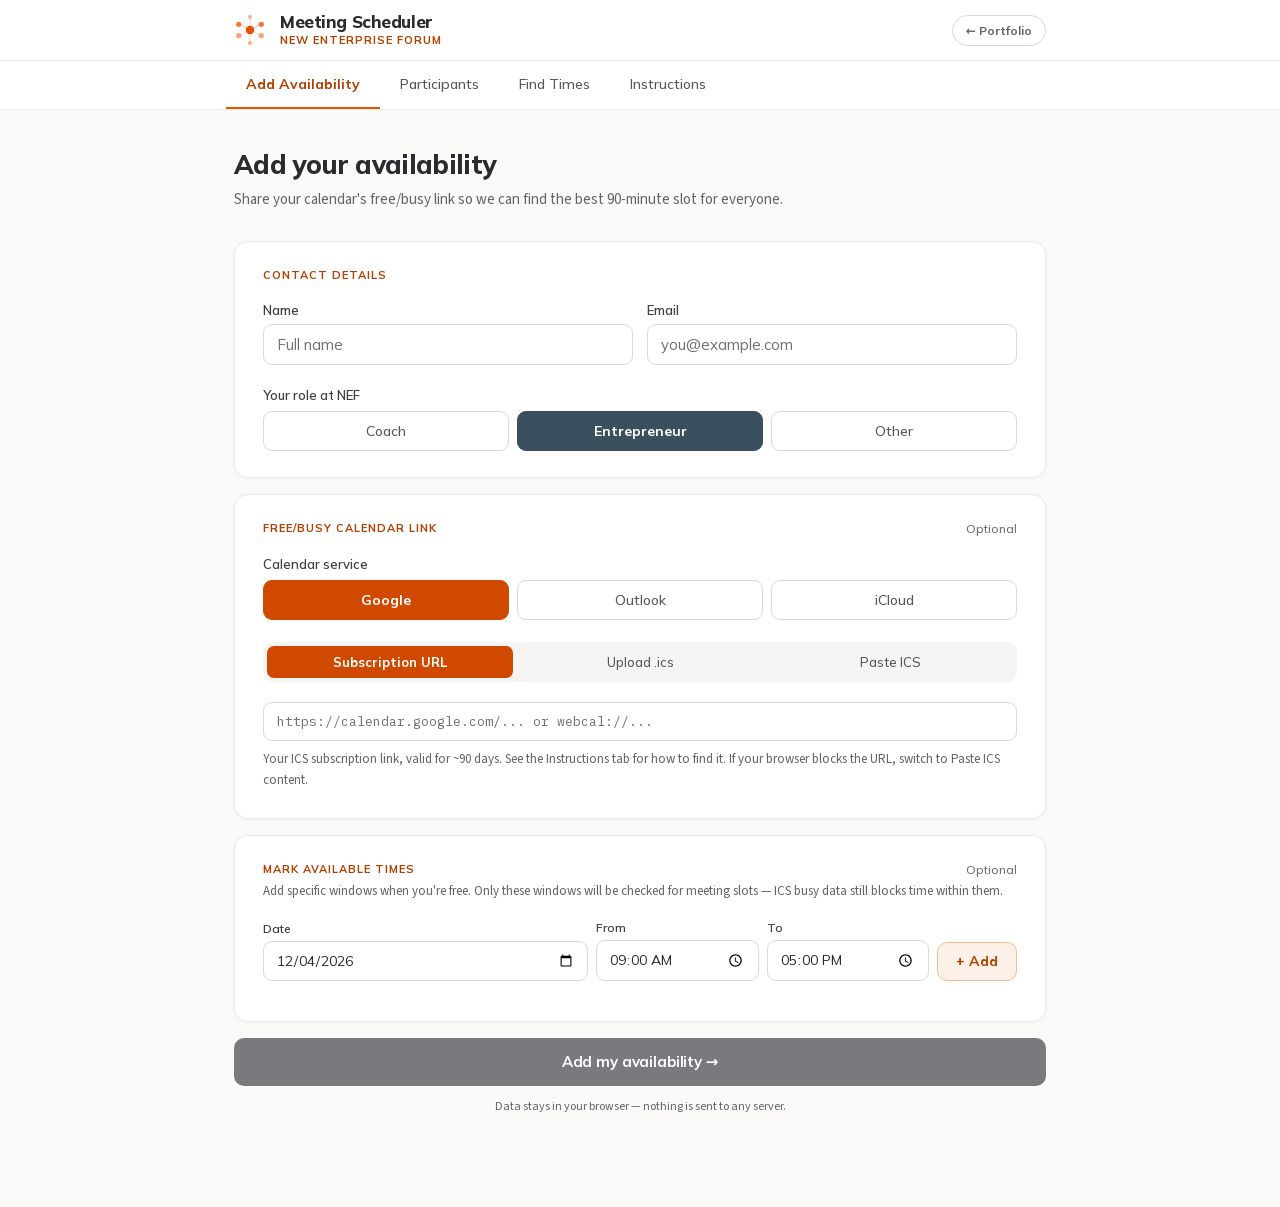
<file: projects/meeting-scheduler/index.html>
<!doctype html>
<html lang="en">
<head>
<meta charset="utf-8">
<meta name="viewport" content="width=device-width, initial-scale=1">
<title>NEF Meeting Scheduler</title>
<meta name="description" content="Find a 90-minute slot that works for everyone, from calendars that never leave the browser.">
<meta name="color-scheme" content="light">
<link rel="icon" href="data:image/svg+xml,<svg xmlns='http://www.w3.org/2000/svg' viewBox='0 0 34 34'><circle cx='17' cy='17' r='4.5' fill='%23E75300'/><circle cx='5' cy='11' r='2.8' fill='%23E75300' opacity='.75'/><circle cx='29' cy='11' r='2.8' fill='%23E75300' opacity='.75'/><circle cx='5' cy='23' r='2.8' fill='%23E75300' opacity='.5'/><circle cx='29' cy='23' r='2.8' fill='%23E75300' opacity='.5'/></svg>">

<!-- New Enterprise Forum design system — tokens vendored verbatim under
     tokens/, except nef-fonts.css which self-hosts what the system's own
     fonts.css pulls from Google. The system's base.css and core.css are not
     included: this page uses none of their .nef-* classes. -->
<link rel="stylesheet" href="../../tokens/nef-fonts.css">
<link rel="stylesheet" href="../../tokens/nef-colors.css">
<link rel="stylesheet" href="../../tokens/nef-typography.css">
<link rel="stylesheet" href="../../tokens/nef-spacing.css">
<link rel="stylesheet" href="../../tokens/nef-effects.css">

<style>
/* ══════════════════════════════════════════════════════════════════════
   WCAG AA corrections to the vendored tokens.

   The design system's muted text tiers and its brand orange fall below
   4.5:1 at the sizes this page uses them. The corrections live here, in
   one marked block, rather than in the vendored files — so re-copying a
   token file from the design project never silently loses them.

     --text-muted  #7A7A7E → #62636A   4.27:1 → 5.98:1 on white
     --text-faint  #9B9A9C → #6E6E73   2.80:1 → 5.07:1 on white
     brand as text  #E75300 → #B33F00  3.73:1 → 5.79:1 on white
     brand as fill  #E75300 → #CF4A00  3.73:1 → 4.53:1 for white text

   #E75300 itself is kept everywhere it is decoration rather than text:
   the logo nodes, the active-tab underline, card borders, focus rings.
   ══════════════════════════════════════════════════════════════════════ */
:root {
  --text-muted:       #62636A;
  --text-faint:       #6E6E73;
  --brand-text:       var(--orange-700);
  --brand-fill:       var(--orange-600);
  --brand-fill-hover: var(--orange-700);
}

*, *::before, *::after { box-sizing: border-box; }

body {
  margin: 0;
  background: var(--surface-page);
  font-family: var(--font-sans);
  color: var(--text-strong);
  -webkit-font-smoothing: antialiased;
  text-rendering: optimizeLegibility;
}

[hidden] { display: none !important; }

:focus-visible {
  outline: none;
  box-shadow: 0 0 0 var(--ring-width) var(--focus-ring);
  border-radius: var(--radius-sm);
}

.shell { max-width: 860px; margin: 0 auto; padding: 0 var(--space-6); }

/* ── Header ───────────────────────────────────────────────────────── */
.hdr {
  background: var(--surface-card);
  border-bottom: 1.5px solid var(--neutral-100);
  position: sticky; top: 0; z-index: 100;
}
.hdr .shell { display: flex; align-items: center; height: 60px; gap: 14px; }
.hdr svg { flex-shrink: 0; }
.wordmark {
  font-size: 17px; font-weight: var(--fw-extrabold); color: var(--text-strong);
  letter-spacing: -0.025em; line-height: 1.1;
}
.wordmark-sub {
  font-size: var(--text-2xs); font-weight: var(--fw-bold); color: var(--brand-text);
  letter-spacing: 0.09em; text-transform: uppercase; margin-top: 2px;
}
/* Back to the portfolio. The other project pages get a floating pill because
   they are full-screen apps with nowhere to put a link; this one has a sticky
   header with room in it, so the link goes where a link belongs. */
.back {
  margin-left: auto; flex-shrink: 0;
  display: inline-flex; align-items: center; gap: 6px;
  padding: 7px 13px; border-radius: var(--radius-pill);
  font-size: var(--text-xs); font-weight: var(--fw-bold);
  color: var(--text-muted); text-decoration: none;
  border: 1.5px solid var(--neutral-200); background: var(--surface-card);
  transition: color var(--dur-fast) var(--ease-out),
              border-color var(--dur-fast) var(--ease-out),
              background var(--dur-fast) var(--ease-out);
}
.back:hover {
  color: var(--brand-text); border-color: var(--orange-200);
  background: var(--orange-50);
}

/* ── Tab bar ──────────────────────────────────────────────────────── */
.tabs { background: var(--surface-card); border-bottom: 1px solid var(--neutral-100); }
.tabs .shell { display: flex; overflow-x: auto; padding: 0 var(--space-4); }
.tab {
  padding: 14px 20px; font-size: var(--text-sm); font-weight: var(--fw-medium);
  color: var(--neutral-700); border: none;
  border-bottom: 2px solid transparent;
  background: none; cursor: pointer;
  font-family: var(--font-sans); white-space: nowrap;
  transition: color var(--dur-fast) var(--ease-out),
              border-color var(--dur-fast) var(--ease-out);
}
.tab:hover { color: var(--text-strong); }
.tab[aria-selected="true"] {
  font-weight: var(--fw-bold); color: var(--brand-text);
  border-bottom-color: var(--nef-orange);
}

/* ── Main ─────────────────────────────────────────────────────────── */
main.shell { padding-top: var(--space-10); padding-bottom: var(--space-20); }

h1 {
  font-size: 26px; font-weight: var(--fw-extrabold); color: var(--text-strong);
  letter-spacing: -0.025em; margin: 0 0 var(--space-2); line-height: 1.15;
}
.lede {
  font-size: 15px; color: var(--text-muted); margin: 0; line-height: var(--leading-relaxed);
  font-family: var(--font-body);
}
.page-head { margin-bottom: 28px; }

.eyebrow {
  font-size: var(--text-2xs); font-weight: var(--fw-bold); color: var(--brand-text);
  letter-spacing: 0.09em; text-transform: uppercase;
}
.optional { font-size: var(--text-xs); color: var(--text-faint); font-weight: var(--fw-medium); }

/* ── Card ─────────────────────────────────────────────────────────── */
.card {
  background: var(--surface-card); border: 1px solid var(--neutral-100);
  border-radius: var(--radius-lg); padding: 26px 28px;
  margin-bottom: var(--space-4); box-shadow: 0 1px 4px rgba(42, 43, 46, 0.05);
}
.card > .eyebrow:first-child { display: block; margin-bottom: var(--space-5); }
.card-head {
  display: flex; align-items: center; justify-content: space-between;
  gap: var(--space-3); margin-bottom: var(--space-5);
}
.card-head--tight { margin-bottom: var(--space-1); }

/* ── Fields ───────────────────────────────────────────────────────── */
.grid-2 { display: grid; grid-template-columns: 1fr 1fr; gap: 14px; margin-bottom: 22px; }
.label {
  display: block; font-size: 13px; font-weight: var(--fw-semibold);
  color: var(--neutral-800); margin-bottom: 6px;
}
.label--wide { margin-bottom: var(--space-2); }

.input, .textarea {
  width: 100%; border: 1.5px solid var(--neutral-200); border-radius: 9px;
  padding: 10px 13px; font-size: 15px; color: var(--text-strong);
  background: var(--surface-card); outline: none; font-family: var(--font-sans);
  transition: border-color var(--dur-fast) var(--ease-out),
              box-shadow var(--dur-fast) var(--ease-out);
}
.input:hover, .textarea:hover { border-color: var(--border-strong); }
.input:focus, .textarea:focus {
  border-color: var(--nef-orange);
  box-shadow: 0 0 0 var(--ring-width) var(--focus-ring);
}
.input::placeholder, .textarea::placeholder { color: var(--text-faint); }
.input--mono { font-size: 13px; font-family: var(--font-mono); }
.textarea {
  font-size: var(--text-xs); font-family: var(--font-mono);
  padding: 12px 13px; height: 130px; resize: vertical; line-height: 1.5;
}
.hint {
  font-size: 13px; color: var(--text-muted); margin: var(--space-2) 0 0;
  line-height: var(--leading-relaxed); font-family: var(--font-body);
}

/* ── Segmented selectors (role, calendar service) ─────────────────── */
.seg { display: flex; gap: var(--space-2); }
.seg-btn {
  flex: 1; padding: 10px 0; font-size: var(--text-sm); font-weight: var(--fw-medium);
  color: var(--neutral-700); background: var(--surface-card);
  border: 1.5px solid var(--neutral-200); border-radius: 9px;
  cursor: pointer; font-family: var(--font-sans); text-align: center;
  transition: background var(--dur-fast) var(--ease-out),
              border-color var(--dur-fast) var(--ease-out),
              color var(--dur-fast) var(--ease-out);
}
.seg-btn:hover { border-color: var(--border-strong); background: var(--neutral-50); }
.seg-btn[aria-pressed="true"] {
  font-weight: var(--fw-bold); color: var(--text-on-brand);
  background: var(--accent); border-color: var(--accent);
}
.seg-btn[aria-pressed="true"]:hover { background: var(--accent); }
.seg-btn                          { --accent: var(--brand-fill); }
.seg-btn[data-accent="blue"]      { --accent: var(--bluegray-700); }
.seg-btn[data-accent="gray"]      { --accent: var(--neutral-700); }

/* ── Input-mode toggle ────────────────────────────────────────────── */
.toggle {
  display: flex; gap: var(--space-1); background: var(--surface-sunken);
  border-radius: var(--radius-md); padding: var(--space-1); margin-bottom: var(--space-5);
}
.toggle-btn {
  flex: 1; padding: 8px 0; font-size: 13px; font-weight: var(--fw-medium);
  color: var(--neutral-700); background: transparent; border: none;
  border-radius: 7px; cursor: pointer; font-family: var(--font-sans); text-align: center;
  transition: background var(--dur-fast) var(--ease-out), color var(--dur-fast) var(--ease-out);
}
.toggle-btn:hover { background: var(--neutral-100); }
.toggle-btn[aria-selected="true"] {
  font-weight: var(--fw-bold); color: var(--text-on-brand); background: var(--brand-fill);
}
.toggle-btn[aria-selected="true"]:hover { background: var(--brand-fill-hover); }

/* ── Upload dropzone ──────────────────────────────────────────────── */
.dropzone {
  border: 2px dashed var(--neutral-200); border-radius: 9px;
  padding: 28px 20px; text-align: center; cursor: pointer;
  transition: border-color var(--dur-fast) var(--ease-out),
              background var(--dur-fast) var(--ease-out);
}
.dropzone:hover { border-color: var(--nef-orange); background: var(--surface-page); }
.dropzone-file {
  font-size: var(--text-sm); font-weight: var(--fw-bold); color: var(--success);
  font-family: var(--font-mono); word-break: break-all;
}
.dropzone-idle { font-size: var(--text-sm); font-weight: var(--fw-semibold); color: var(--neutral-700); }
.dropzone-sub { font-size: 13px; color: var(--text-muted); margin-top: 6px; font-family: var(--font-body); }

/* ── Alerts ───────────────────────────────────────────────────────── */
.alert {
  background: var(--orange-50); border: 1px solid var(--orange-200);
  border-radius: 9px; padding: 14px 16px; font-size: 13px;
  color: var(--orange-800); line-height: 1.55; font-family: var(--font-body);
}
.alert--strong { border: 1.5px solid var(--orange-300); border-radius: var(--radius-md); padding: 14px 18px; }
.alert--spaced { margin-top: var(--space-4); }

/* ── Buttons ──────────────────────────────────────────────────────── */
.btn {
  font-family: var(--font-sans); font-weight: var(--fw-bold);
  border: 1.5px solid transparent; border-radius: var(--radius-md);
  cursor: pointer; white-space: nowrap; line-height: 1.2;
  transition: background var(--dur-fast) var(--ease-out),
              border-color var(--dur-fast) var(--ease-out),
              color var(--dur-fast) var(--ease-out),
              transform var(--dur-fast) var(--ease-out);
}
.btn:active { transform: translateY(1px); }

.btn--primary {
  padding: 12px 24px; font-size: var(--text-sm);
  color: var(--text-on-brand); background: var(--brand-fill);
}
.btn--primary:hover { background: var(--brand-fill-hover); }

.btn--submit {
  padding: 14px 28px; font-size: 15px; width: 100%;
  letter-spacing: var(--tracking-tight);
  color: var(--text-on-brand); background: var(--brand-fill);
}
.btn--submit:hover:not(:disabled) { background: var(--brand-fill-hover); }
.btn--submit:disabled {
  background: var(--neutral-500); cursor: not-allowed; transform: none;
}

.btn--ghost {
  padding: 10px 18px; font-size: var(--text-sm);
  color: var(--brand-text); background: var(--orange-50);
  border-color: var(--orange-200);
}
.btn--ghost:hover { background: var(--orange-100); }

.btn--quiet {
  padding: 7px 13px; font-size: 13px; font-weight: var(--fw-semibold);
  color: var(--text-muted); background: transparent; border-color: var(--neutral-200);
}
.btn--quiet:hover {
  color: var(--brand-text); border-color: var(--nef-orange); background: var(--orange-50);
}

.btn--find { padding: 10px 24px; font-size: 15px; color: var(--text-on-brand); background: var(--brand-fill); }
.btn--find:hover { background: var(--brand-fill-hover); }

/* ── Manual availability rows ─────────────────────────────────────── */
.manual-row {
  display: flex; gap: var(--space-2); align-items: flex-end;
  flex-wrap: wrap; margin-bottom: 14px;
}
.manual-row .fld-date { flex: 2; min-width: 130px; }
.manual-row .fld-time { flex: 1; min-width: 100px; }
.manual-row .label { font-size: var(--text-xs); margin-bottom: 5px; }
.manual-row .input { padding: 9px 12px; font-size: var(--text-sm); }
.manual-list { display: flex; flex-direction: column; gap: 6px; }
.manual-item {
  display: flex; align-items: center; justify-content: space-between;
  background: var(--surface-sunken); border-radius: var(--radius-sm);
  padding: 9px 14px; gap: var(--space-3);
}
.manual-item span {
  font-size: var(--text-sm); color: var(--text-strong);
  font-family: var(--font-body); flex: 1;
}
.btn--tiny {
  padding: 3px 10px; font-size: var(--text-xs); font-weight: var(--fw-semibold);
  color: var(--text-muted); background: transparent; border-color: var(--neutral-200);
  flex-shrink: 0;
}
.btn--tiny:hover {
  color: var(--brand-text); border-color: var(--nef-orange); background: var(--orange-50);
}

.privacy-note {
  font-size: var(--text-xs); color: var(--text-muted); text-align: center;
  margin-top: var(--space-3); font-family: var(--font-body);
}

/* ── Participants ─────────────────────────────────────────────────── */
.list-head {
  display: flex; align-items: start; justify-content: space-between;
  gap: var(--space-4); margin-bottom: 28px; flex-wrap: wrap;
}
.list-head h1 { margin-bottom: 6px; }
.p-card {
  background: var(--surface-card); border: 1px solid var(--neutral-100);
  border-radius: var(--radius-lg); padding: var(--space-5) var(--space-6);
  margin-bottom: var(--space-3); box-shadow: 0 1px 4px rgba(42, 43, 46, 0.04);
  transition: border-color var(--dur-base) var(--ease-out), box-shadow var(--dur-base) var(--ease-out);
}
.p-card:hover { border-color: var(--neutral-200); box-shadow: 0 2px 8px rgba(42, 43, 46, 0.08); }
.p-row { display: flex; align-items: start; justify-content: space-between; gap: var(--space-4); }
.p-main { flex: 1; min-width: 0; }
.p-name-row { display: flex; align-items: center; gap: var(--space-2) var(--space-3); flex-wrap: wrap; margin-bottom: 5px; }
.p-name { font-size: var(--text-base); font-weight: var(--fw-extrabold); color: var(--text-strong); letter-spacing: -0.015em; }
.badge {
  padding: 3px 10px; border-radius: var(--radius-pill);
  font-size: 11.5px; font-weight: var(--fw-bold); letter-spacing: 0.01em;
}
.badge--coach        { color: var(--orange-800);   background: var(--orange-50); }
.badge--entrepreneur { color: var(--bluegray-700); background: var(--bluegray-50); }
.badge--other        { color: var(--neutral-700);  background: var(--surface-sunken); }
.p-email { font-size: var(--text-sm); color: var(--text-muted); margin-bottom: var(--space-2); font-family: var(--font-body); word-break: break-word; }
.p-meta {
  display: flex; align-items: center; gap: var(--space-2) var(--space-4);
  flex-wrap: wrap; font-size: 13px; color: var(--text-muted); font-family: var(--font-body);
}
.p-status { display: flex; align-items: center; gap: 5px; }
.dot { display: inline-block; width: 7px; height: 7px; border-radius: 50%; flex-shrink: 0; }
.dot--ok    { background: var(--success); }
.dot--warn  { background: var(--warning); }
.dot--none  { background: var(--neutral-400); }

/* ── Empty states ─────────────────────────────────────────────────── */
.empty {
  background: var(--surface-card); border: 1px solid var(--neutral-100);
  border-radius: var(--radius-lg); padding: 56px 32px; text-align: center;
  box-shadow: 0 1px 4px rgba(42, 43, 46, 0.05);
}
.empty--flat { background: var(--surface-sunken); border: none; box-shadow: none; padding: 48px 32px; }
.empty--sm { padding: 56px 32px; box-shadow: none; }
.empty h2 { font-size: 17px; font-weight: var(--fw-bold); color: var(--text-strong); margin: 0 0 var(--space-2); }
.empty p { font-size: 15px; color: var(--text-muted); margin: 0 auto 22px; max-width: 420px; font-family: var(--font-body); }
.empty p:last-child { margin-bottom: 0; }
.dots { display: flex; justify-content: center; gap: var(--space-2); margin-bottom: var(--space-4); }
.dots i { width: 9px; height: 9px; border-radius: 50%; background: var(--nef-orange); display: inline-block; }
.dots i:nth-child(1) { opacity: 0.9; }
.dots i:nth-child(2) { opacity: 0.5; }
.dots i:nth-child(3) { opacity: 0.2; }

/* ── Find times ───────────────────────────────────────────────────── */
.search-row { display: flex; align-items: center; gap: var(--space-3); flex-wrap: wrap; }
.search-field {
  display: flex; align-items: center; gap: var(--space-2);
  background: var(--surface-sunken); border-radius: var(--radius-md); padding: 6px 14px 6px 10px;
}
.search-field label { font-size: 13px; font-weight: var(--fw-semibold); color: var(--neutral-700); white-space: nowrap; }
.search-field input {
  border: none; background: transparent; font-size: var(--text-sm);
  color: var(--text-strong); outline: none; font-family: var(--font-sans); cursor: pointer;
}
.slots-note { font-size: 13px; color: var(--text-muted); margin: 0 0 var(--space-6); font-family: var(--font-body); }
.day { margin-bottom: var(--space-8); }
.day-label {
  font-size: var(--text-2xs); font-weight: var(--fw-bold); color: var(--neutral-700);
  text-transform: uppercase; letter-spacing: var(--tracking-caps);
  margin-bottom: var(--space-3); padding-bottom: var(--space-2);
  border-bottom: 1.5px solid var(--neutral-100);
}
.day-slots { display: grid; grid-template-columns: repeat(auto-fill, minmax(190px, 1fr)); gap: var(--space-2) var(--space-3); }
.slot {
  background: var(--surface-card); border: 1px solid var(--neutral-100);
  border-radius: 12px; padding: 14px 16px;
  display: flex; align-items: center; justify-content: space-between; gap: var(--space-2);
  cursor: pointer; text-align: left; width: 100%; font-family: var(--font-sans);
  box-shadow: 0 1px 3px rgba(42, 43, 46, 0.04);
  transition: border-color var(--dur-fast) var(--ease-out), background var(--dur-fast) var(--ease-out);
}
.slot:hover { border-color: var(--neutral-200); }
.slot[aria-pressed="true"] {
  background: var(--orange-50); border: 2px solid var(--nef-orange);
  padding: 13px 15px; box-shadow: none;
}
.slot-start { font-size: 15px; font-weight: var(--fw-bold); color: var(--text-strong); letter-spacing: var(--tracking-tight); }
.slot[aria-pressed="true"] .slot-start { color: var(--brand-text); }
.slot-end { font-size: var(--text-xs); color: var(--text-muted); margin-top: 2px; }
.btn--book {
  padding: 5px 10px; font-size: var(--text-xs); font-weight: var(--fw-semibold);
  color: var(--text-on-brand); background: var(--brand-fill); border-radius: 7px; flex-shrink: 0;
}
.btn--book:hover { background: var(--brand-fill-hover); }

/* ── Invitation panel ─────────────────────────────────────────────── */
.invite {
  background: var(--surface-card); border: 2px solid var(--nef-orange);
  border-radius: var(--radius-lg); padding: var(--space-6) 28px;
  margin-top: var(--space-3); box-shadow: 0 4px 20px rgba(231, 83, 0, 0.12);
}
.invite-head { display: flex; align-items: start; justify-content: space-between; gap: var(--space-3); margin-bottom: var(--space-5); }
.invite-head .eyebrow { display: block; margin-bottom: var(--space-2); }
.invite-day { font-size: var(--text-lg); font-weight: var(--fw-extrabold); color: var(--text-strong); letter-spacing: var(--tracking-tighter); line-height: 1.2; }
.invite-time { font-size: 15px; color: var(--neutral-700); margin-top: var(--space-1); font-family: var(--font-body); }
.btn--deselect {
  padding: 6px 12px; font-size: 13px; font-weight: var(--fw-medium);
  color: var(--text-muted); background: transparent; border-color: var(--neutral-200); flex-shrink: 0;
}
.btn--deselect:hover { color: var(--neutral-700); border-color: var(--border-strong); }
.invite-attendees { margin-bottom: var(--space-5); }
.invite-attendees .label { margin-bottom: 6px; }
.invite-attendees p { font-size: var(--text-sm); color: var(--text-muted); line-height: 1.8; font-family: var(--font-body); margin: 0; }
.invite-actions { display: flex; gap: var(--space-2) var(--space-3); flex-wrap: wrap; }
.btn--invite { padding: 12px 22px; font-size: var(--text-sm); color: var(--text-on-brand); background: var(--brand-fill); }
.btn--invite:hover { background: var(--brand-fill-hover); }
.btn--copy {
  padding: 12px 22px; font-size: var(--text-sm);
  color: var(--brand-text); background: var(--orange-50); border-color: var(--orange-200);
}
.btn--copy:hover { background: var(--orange-100); }

/* ── Instructions ─────────────────────────────────────────────────── */
.note {
  background: var(--surface-warm); border-radius: 12px; padding: 18px 22px;
  margin-bottom: var(--space-5); display: flex; gap: var(--space-4); align-items: start;
}
.note-chip {
  width: 40px; height: 40px; border-radius: var(--radius-md); background: var(--brand-fill);
  display: flex; align-items: center; justify-content: center;
  font-size: 13px; font-weight: var(--fw-extrabold); color: var(--text-on-brand);
  flex-shrink: 0; letter-spacing: -0.03em;
}
.note h2 { font-size: var(--text-sm); font-weight: var(--fw-bold); color: var(--text-strong); margin: 0 0 5px; }
.note p { font-size: var(--text-sm); color: var(--neutral-700); line-height: var(--leading-relaxed); margin: 0; font-family: var(--font-body); }

.acc {
  background: var(--surface-card); border: 1px solid var(--neutral-100);
  border-radius: var(--radius-lg); margin-bottom: var(--space-2); overflow: hidden;
}
.acc:last-of-type { margin-bottom: var(--space-5); }
.acc-btn {
  width: 100%; display: flex; align-items: center; justify-content: space-between;
  padding: 18px var(--space-6); font-size: 15px; font-weight: var(--fw-bold);
  color: var(--text-strong); background: none; border: none; cursor: pointer;
  font-family: var(--font-sans); text-align: left; gap: var(--space-3);
  transition: background var(--dur-fast) var(--ease-out);
}
.acc-btn:hover { background: var(--surface-page); }
.acc-label { display: flex; align-items: center; gap: var(--space-3); }
.acc-mark {
  width: 30px; height: 30px; border-radius: var(--radius-sm);
  display: flex; align-items: center; justify-content: center;
  font-size: var(--text-sm); font-weight: var(--fw-extrabold); flex-shrink: 0;
}
.acc-mark--g   { background: var(--orange-100);   color: var(--orange-800); }
.acc-mark--o   { background: var(--bluegray-100); color: var(--bluegray-700); }
.acc-mark--i   { background: var(--bluegray-50);  color: var(--bluegray-600); font-size: 13px; }
.acc-mark--ics { background: var(--surface-sunken); color: var(--neutral-700); font-size: var(--text-2xs); letter-spacing: -0.03em; }
.acc-arrow { font-size: var(--text-xs); color: var(--text-muted); flex-shrink: 0; }
.acc-body { padding: 4px var(--space-6) var(--space-6); border-top: 1px solid var(--neutral-100); }
.acc-body ol {
  margin: var(--space-4) 0 0; padding-left: 22px; color: var(--neutral-800);
  font-size: 15px; line-height: 1.9; font-family: var(--font-body);
}
.acc-body ol li { margin-bottom: 5px; }
.acc-sub {
  margin: 18px 0 6px; font-size: var(--text-xs); font-weight: var(--fw-bold);
  color: var(--brand-text); text-transform: uppercase; letter-spacing: 0.06em;
}
.acc-sub:first-child { margin-top: 18px; }
.acc-body > ol:first-child, .acc-sub + ol { margin-top: 0; }
.acc-body p.blurb { margin: var(--space-4) 0 14px; font-size: var(--text-sm); color: var(--neutral-700); line-height: var(--leading-relaxed); font-family: var(--font-body); }
.tip {
  background: var(--surface-sunken); border-radius: var(--radius-md);
  padding: 14px 16px; margin-top: var(--space-4); font-size: 13px;
  color: var(--text-muted); line-height: var(--leading-relaxed); font-family: var(--font-body);
}
.tip--flush { margin-top: 0; }
.fallback { background: var(--surface-warm); border-radius: 12px; padding: var(--space-5) 22px; }
.fallback h2 { font-size: var(--text-sm); font-weight: var(--fw-bold); color: var(--text-strong); margin: 0 0 6px; }
.fallback p { font-size: var(--text-sm); color: var(--neutral-700); line-height: var(--leading-relaxed); margin: 0; font-family: var(--font-body); }

code {
  font-family: var(--font-mono); font-size: 0.88em;
  background: var(--surface-sunken); padding: 2px 5px; border-radius: var(--radius-xs);
  word-break: break-all;
}

/* Announcements that should reach a screen reader but not the layout. */
.sr-only {
  position: absolute; width: 1px; height: 1px; padding: 0; margin: -1px;
  overflow: hidden; clip: rect(0 0 0 0); white-space: nowrap; border: 0;
}

@media (max-width: 620px) {
  .grid-2 { grid-template-columns: 1fr; }
  /* Three across still fits at 375px once the label sheds a point. */
  .seg { gap: 6px; }
  .seg-btn { min-width: 0; font-size: 13px; padding: 10px 4px; }
  main.shell { padding-top: var(--space-8); }
  h1 { font-size: 23px; }
  .card { padding: 20px 18px; }
  .acc-btn, .acc-body { padding-left: var(--space-4); padding-right: var(--space-4); }
}

@media (prefers-reduced-motion: reduce) {
  * { transition-duration: 1ms !important; animation-duration: 1ms !important; }
}
</style>
</head>
<body>

<header class="hdr">
  <div class="shell">
    <svg width="32" height="32" viewBox="0 0 34 34" fill="none" aria-hidden="true" focusable="false">
      <circle cx="17" cy="17" r="4.5" fill="#E75300"></circle>
      <circle cx="5" cy="11" r="2.8" fill="#E75300" opacity="0.75"></circle>
      <circle cx="29" cy="11" r="2.8" fill="#E75300" opacity="0.75"></circle>
      <circle cx="5" cy="23" r="2.8" fill="#E75300" opacity="0.5"></circle>
      <circle cx="29" cy="23" r="2.8" fill="#E75300" opacity="0.5"></circle>
      <circle cx="17" cy="3" r="2.2" fill="#E75300" opacity="0.4"></circle>
      <circle cx="17" cy="31" r="2.2" fill="#E75300" opacity="0.4"></circle>
      <line x1="17" y1="17" x2="5" y2="11" stroke="#E75300" stroke-width="1.2" opacity="0.3"></line>
      <line x1="17" y1="17" x2="29" y2="11" stroke="#E75300" stroke-width="1.2" opacity="0.3"></line>
      <line x1="17" y1="17" x2="5" y2="23" stroke="#E75300" stroke-width="1.2" opacity="0.2"></line>
      <line x1="17" y1="17" x2="29" y2="23" stroke="#E75300" stroke-width="1.2" opacity="0.2"></line>
      <line x1="17" y1="17" x2="17" y2="3" stroke="#E75300" stroke-width="1.2" opacity="0.2"></line>
      <line x1="17" y1="17" x2="17" y2="31" stroke="#E75300" stroke-width="1.2" opacity="0.2"></line>
    </svg>
    <div>
      <div class="wordmark">Meeting Scheduler</div>
      <div class="wordmark-sub">New Enterprise Forum</div>
    </div>
    <a class="back" href="../../">&#8592; Portfolio</a>
  </div>
</header>

<div class="tabs">
  <div class="shell" role="tablist" aria-label="Scheduler sections">
    <button class="tab" type="button" role="tab" id="tab-add" aria-controls="panel-add" aria-selected="true" data-tab="add">Add Availability</button>
    <button class="tab" type="button" role="tab" id="tab-participants" aria-controls="panel-participants" aria-selected="false" tabindex="-1" data-tab="participants">Participants<span id="tab-count"></span></button>
    <button class="tab" type="button" role="tab" id="tab-times" aria-controls="panel-times" aria-selected="false" tabindex="-1" data-tab="times">Find Times</button>
    <button class="tab" type="button" role="tab" id="tab-instructions" aria-controls="panel-instructions" aria-selected="false" tabindex="-1" data-tab="instructions">Instructions</button>
  </div>
</div>

<main class="shell">

  <!-- ══ ADD AVAILABILITY ══════════════════════════════════════════ -->
  <section id="panel-add" role="tabpanel" aria-labelledby="tab-add" tabindex="0">

    <div class="page-head">
      <h1>Add your availability</h1>
      <p class="lede">Share your calendar's free/busy link so we can find the best 90-minute slot for everyone.</p>
    </div>

    <form id="add-form" novalidate>

      <!-- Contact -->
      <div class="card">
        <span class="eyebrow">Contact details</span>
        <div class="grid-2">
          <div>
            <label class="label" for="f-name">Name</label>
            <input class="input" id="f-name" name="name" placeholder="Full name" autocomplete="name" required>
          </div>
          <div>
            <label class="label" for="f-email">Email</label>
            <input class="input" id="f-email" name="email" type="email" placeholder="you@example.com" autocomplete="email" required>
          </div>
        </div>
        <div>
          <span class="label label--wide" id="role-label">Your role at NEF</span>
          <div class="seg" role="group" aria-labelledby="role-label">
            <button class="seg-btn" type="button" data-role="coach" data-accent="brand" aria-pressed="false">Coach</button>
            <button class="seg-btn" type="button" data-role="entrepreneur" data-accent="blue" aria-pressed="true">Entrepreneur</button>
            <button class="seg-btn" type="button" data-role="other" data-accent="gray" aria-pressed="false">Other</button>
          </div>
        </div>
      </div>

      <!-- Calendar -->
      <div class="card">
        <div class="card-head">
          <span class="eyebrow">Free/busy calendar link</span>
          <span class="optional">Optional</span>
        </div>

        <span class="label label--wide" id="cal-label">Calendar service</span>
        <div class="seg" role="group" aria-labelledby="cal-label" style="margin-bottom:22px;">
          <button class="seg-btn" type="button" data-cal="google" aria-pressed="true">Google</button>
          <button class="seg-btn" type="button" data-cal="outlook" aria-pressed="false">Outlook</button>
          <button class="seg-btn" type="button" data-cal="icloud" aria-pressed="false">iCloud</button>
        </div>

        <div class="toggle" role="tablist" aria-label="How to supply calendar data">
          <button class="toggle-btn" type="button" role="tab" id="mode-url" aria-controls="mode-panel-url" aria-selected="true" data-mode="url">Subscription URL</button>
          <button class="toggle-btn" type="button" role="tab" id="mode-upload" aria-controls="mode-panel-upload" aria-selected="false" tabindex="-1" data-mode="upload">Upload .ics</button>
          <button class="toggle-btn" type="button" role="tab" id="mode-paste" aria-controls="mode-panel-paste" aria-selected="false" tabindex="-1" data-mode="paste">Paste ICS</button>
        </div>

        <div id="mode-panel-url" role="tabpanel" aria-labelledby="mode-url">
          <label class="sr-only" for="f-ics-url">Calendar subscription URL</label>
          <input class="input input--mono" id="f-ics-url" placeholder="https://calendar.google.com/... or webcal://...">
          <p class="hint">Your ICS subscription link, valid for ~90&nbsp;days. See the Instructions tab for how to find it. If your browser blocks the URL, switch to Paste ICS content.</p>
        </div>

        <div id="mode-panel-upload" role="tabpanel" aria-labelledby="mode-upload" hidden>
          <label class="dropzone" for="f-ics-file">
            <input type="file" accept=".ics,text/calendar" id="f-ics-file" class="sr-only">
            <span id="upload-loaded" hidden>
              <span class="dropzone-file" id="upload-name"></span>
              <span class="dropzone-sub">Loaded &mdash; click to replace</span>
            </span>
            <span id="upload-idle">
              <span class="dropzone-idle">Click to select a .ics file</span>
              <span class="dropzone-sub">Export from your calendar app, then select it here</span>
            </span>
          </label>
        </div>

        <div id="mode-panel-paste" role="tabpanel" aria-labelledby="mode-paste" hidden>
          <label class="sr-only" for="f-ics-content">Pasted ICS content</label>
          <textarea class="textarea" id="f-ics-content" placeholder="Paste your full .ics file here (BEGIN:VCALENDAR &hellip; END:VCALENDAR)"></textarea>
          <p class="hint">Export your calendar as .ics, open in any text editor, then paste all the content here.</p>
        </div>

        <div class="alert alert--spaced" id="fetch-error" hidden></div>
      </div>

      <!-- Manual availability -->
      <div class="card">
        <div class="card-head card-head--tight">
          <span class="eyebrow">Mark available times</span>
          <span class="optional">Optional</span>
        </div>
        <p class="hint" style="margin:0 0 18px;">Add specific windows when you're free. Only these windows will be checked for meeting slots &mdash; ICS busy data still blocks time within them.</p>
        <div class="manual-row">
          <div class="fld-date">
            <label class="label" for="f-manual-date">Date</label>
            <input class="input" type="date" id="f-manual-date">
          </div>
          <div class="fld-time">
            <label class="label" for="f-manual-start">From</label>
            <input class="input" type="time" id="f-manual-start" value="09:00">
          </div>
          <div class="fld-time">
            <label class="label" for="f-manual-end">To</label>
            <input class="input" type="time" id="f-manual-end" value="17:00">
          </div>
          <button class="btn btn--ghost" type="button" id="add-manual">+ Add</button>
        </div>
        <div class="manual-list" id="manual-list" hidden></div>
      </div>

      <button class="btn btn--submit" type="submit" id="submit-btn" disabled>Add my availability &rarr;</button>
      <p class="privacy-note">Data stays in your browser &mdash; nothing is sent to any server.</p>
    </form>
  </section>

  <!-- ══ PARTICIPANTS ══════════════════════════════════════════════ -->
  <section id="panel-participants" role="tabpanel" aria-labelledby="tab-participants" tabindex="0" hidden>

    <div class="alert alert--strong" id="fetch-warning" hidden style="margin-bottom:20px;"></div>

    <div class="list-head">
      <div>
        <h1>Participants</h1>
        <p class="lede" id="participants-lede"></p>
      </div>
      <button class="btn btn--ghost" type="button" data-goto="add">Add another &rarr;</button>
    </div>

    <div class="empty" id="participants-empty">
      <div class="dots" aria-hidden="true"><i></i><i></i><i></i></div>
      <h2>No participants yet</h2>
      <p>Add yourself and others to begin finding times.</p>
      <button class="btn btn--primary" type="button" data-goto="add">Add first participant &rarr;</button>
    </div>

    <div id="participants-list"></div>
  </section>

  <!-- ══ FIND TIMES ════════════════════════════════════════════════ -->
  <section id="panel-times" role="tabpanel" aria-labelledby="tab-times" tabindex="0" hidden>

    <div class="page-head">
      <h1>Find 90-minute slots</h1>
      <p class="lede" style="margin-bottom:24px;">Business hours &middot; Monday&ndash;Friday &middot; Looking up to 90 days out</p>

      <div class="alert alert--strong" id="no-data-warning" hidden style="margin-bottom:20px;"></div>

      <div class="empty empty--sm" id="times-empty" hidden>
        <h2>Add participants first</h2>
        <p>At least one person needs to be added before finding times.</p>
        <button class="btn btn--primary" type="button" data-goto="add">Add availability &rarr;</button>
      </div>

      <div class="search-row" id="search-row" hidden>
        <div class="search-field">
          <label for="search-date">Search from</label>
          <input type="date" id="search-date">
        </div>
        <button class="btn btn--find" type="button" id="find-btn">Find available times</button>
      </div>
    </div>

    <p class="sr-only" role="status" aria-live="polite" id="slots-status"></p>

    <div class="empty empty--flat" id="no-slots" hidden>
      <h2>No common slots found</h2>
      <p>Calendars may be very full, or ICS data may only cover past dates. Check that your links are current and cover the next 90 days.</p>
    </div>

    <p class="slots-note" id="slots-note" hidden></p>
    <div id="slot-days"></div>

    <!-- Invitation -->
    <div class="invite" id="invite" hidden>
      <div class="invite-head">
        <div>
          <span class="eyebrow">Create invitation</span>
          <div class="invite-day" id="invite-day"></div>
          <div class="invite-time" id="invite-time"></div>
        </div>
        <button class="btn btn--deselect" type="button" id="deselect">Deselect</button>
      </div>

      <div style="margin-bottom:18px;">
        <label class="label" for="invite-title">Meeting title</label>
        <input class="input" id="invite-title" value="NEF Meeting">
      </div>

      <div class="invite-attendees" id="invite-attendees" hidden>
        <span class="label">Attendees</span>
        <p id="attendee-summary"></p>
      </div>

      <div class="invite-actions">
        <button class="btn btn--invite" type="button" id="download-ics">Download .ics invitation</button>
        <button class="btn btn--copy" type="button" id="copy-details">Copy details</button>
      </div>
    </div>
  </section>

  <!-- ══ INSTRUCTIONS ══════════════════════════════════════════════ -->
  <section id="panel-instructions" role="tabpanel" aria-labelledby="tab-instructions" tabindex="0" hidden>

    <div class="page-head">
      <h1>How to find your free/busy link</h1>
      <p class="lede">Get your ICS subscription URL, then paste it into Add Availability. Links are live feeds &mdash; you generate once and share.</p>
    </div>

    <div class="note">
      <div class="note-chip" aria-hidden="true">90d</div>
      <div>
        <h2>Links show 90 days of availability</h2>
        <p>Your ICS subscription link shows calendar data for approximately the next 90 days. After that window, generate a fresh link using the steps below to keep scheduling accurate.</p>
      </div>
    </div>

    <div class="acc">
      <h2 style="margin:0;">
        <button class="acc-btn" type="button" aria-expanded="false" aria-controls="acc-google" data-acc="google">
          <span class="acc-label">
            <span class="acc-mark acc-mark--g" aria-hidden="true">G</span>
            <span>Google Calendar</span>
          </span>
          <span class="acc-arrow" aria-hidden="true">&#9660;</span>
        </button>
      </h2>
      <div class="acc-body" id="acc-google" hidden>
        <ol>
          <li>Go to <strong>calendar.google.com</strong> and sign in</li>
          <li>In the left sidebar, hover over the calendar name &mdash; click <strong>&#8942;</strong> &rarr; <strong>Settings and sharing</strong></li>
          <li>Scroll to the <strong>&ldquo;Integrate calendar&rdquo;</strong> section</li>
          <li>Copy the <strong>&ldquo;Secret address in iCal format&rdquo;</strong> &mdash; begins with <code>https://calendar.google.com/calendar/ical/</code></li>
          <li>Paste this URL into the Subscription URL field</li>
        </ol>
        <div class="tip"><strong>Keep it private.</strong> The secret address works like a password &mdash; only share it with people who need your availability. You can reset it anytime in the same Settings page.</div>
      </div>
    </div>

    <div class="acc">
      <h2 style="margin:0;">
        <button class="acc-btn" type="button" aria-expanded="false" aria-controls="acc-outlook" data-acc="outlook">
          <span class="acc-label">
            <span class="acc-mark acc-mark--o" aria-hidden="true">O</span>
            <span>Microsoft Outlook</span>
          </span>
          <span class="acc-arrow" aria-hidden="true">&#9660;</span>
        </button>
      </h2>
      <div class="acc-body" id="acc-outlook" hidden>
        <p class="acc-sub">Outlook.com (web)</p>
        <ol>
          <li>Go to <strong>outlook.com</strong> and open the Calendar view</li>
          <li>Click the gear icon <strong>&#9881;</strong> at top right &rarr; <strong>&ldquo;View all Outlook settings&rdquo;</strong></li>
          <li>Navigate to <strong>Calendar &rarr; Shared calendars</strong></li>
          <li>Under <strong>&ldquo;Publish a calendar&rdquo;</strong>, choose your calendar</li>
          <li>Set permission to <strong>&ldquo;See free/busy (hide title and details)&rdquo;</strong> for privacy</li>
          <li>Click <strong>Publish</strong> and copy the <strong>ICS link</strong> (not the HTML one)</li>
        </ol>
        <p class="acc-sub">Microsoft 365 / Exchange</p>
        <ol>
          <li>In the Outlook desktop app: <strong>File &rarr; Account Settings &rarr; Account Settings&hellip;</strong></li>
          <li>Go to the <strong>Internet Calendars</strong> tab to find published feeds</li>
          <li>Or check with your IT admin &mdash; free/busy sharing may be configured at the org level</li>
        </ol>
      </div>
    </div>

    <div class="acc">
      <h2 style="margin:0;">
        <button class="acc-btn" type="button" aria-expanded="false" aria-controls="acc-icloud" data-acc="icloud">
          <span class="acc-label">
            <span class="acc-mark acc-mark--i" aria-hidden="true">iC</span>
            <span>Apple iCloud Calendar</span>
          </span>
          <span class="acc-arrow" aria-hidden="true">&#9660;</span>
        </button>
      </h2>
      <div class="acc-body" id="acc-icloud" hidden>
        <p class="acc-sub">Mac &mdash; Calendar app</p>
        <ol>
          <li>Open the <strong>Calendar</strong> app on your Mac</li>
          <li>Right-click (Control-click) the calendar name in the sidebar</li>
          <li>Select <strong>&ldquo;Share Calendar&hellip;&rdquo;</strong></li>
          <li>Check <strong>&ldquo;Public Calendar&rdquo;</strong></li>
          <li>Click <strong>&ldquo;Copy Link&rdquo;</strong> &mdash; it begins with <code>webcal://</code></li>
          <li>Paste as-is; the scheduler converts it automatically</li>
        </ol>
        <p class="acc-sub">iCloud.com</p>
        <ol>
          <li>Go to <strong>icloud.com</strong> and open Calendar</li>
          <li>Click the share icon next to your calendar name in the sidebar</li>
          <li>Enable <strong>&ldquo;Public Calendar&rdquo;</strong> and copy the link</li>
        </ol>
        <div class="tip"><strong>Privacy tip.</strong> iCloud public links include event titles. Consider creating a separate &ldquo;Availability&rdquo; calendar with only the events you want visible, then sharing that calendar's link.</div>
      </div>
    </div>

    <div class="acc">
      <h2 style="margin:0;">
        <button class="acc-btn" type="button" aria-expanded="false" aria-controls="acc-paste" data-acc="paste">
          <span class="acc-label">
            <span class="acc-mark acc-mark--ics" aria-hidden="true">ICS</span>
            <span>Upload or paste .ics</span>
          </span>
          <span class="acc-arrow" aria-hidden="true">&#9660;</span>
        </button>
      </h2>
      <div class="acc-body" id="acc-paste" hidden>
        <p class="blurb">Export your calendar as a <strong>.ics file</strong> using the steps below, then on the Add Availability tab either select <strong>Upload .ics</strong> to pick the file directly, or open it in a text editor and use <strong>Paste ICS</strong>. Both options bypass browser security restrictions on calendar URLs.</p>
        <p class="acc-sub">Google Calendar</p>
        <ol style="margin-bottom:16px;">
          <li>Go to <strong>calendar.google.com</strong> &rarr; click the gear icon &rarr; <strong>Settings</strong></li>
          <li>In the left sidebar, click your calendar name under <strong>&ldquo;Settings for my calendars&rdquo;</strong></li>
          <li>Scroll to the bottom and click <strong>&ldquo;Export calendar&rdquo;</strong> &mdash; downloads a <code>.ics.gz</code> zip</li>
          <li>Unzip it to get the <code>.ics</code> file. Open in any text editor, select all (<strong>Ctrl/&#8984; A</strong>), copy</li>
          <li>On Add Availability: use <strong>Upload .ics</strong> to select the file directly, or open it in a text editor, copy all, and paste using <strong>Paste ICS</strong></li>
        </ol>
        <p class="acc-sub">Microsoft Outlook</p>
        <ol style="margin-bottom:16px;">
          <li>In Outlook desktop: go to <strong>File &rarr; Open &amp; Export &rarr; Import/Export</strong></li>
          <li>Choose <strong>&ldquo;Export to a file&rdquo;</strong> &rarr; <strong>&ldquo;iCalendar format (.ics)&rdquo;</strong>, click <strong>Next</strong></li>
          <li>Select your calendar, choose a save location, click <strong>Finish</strong></li>
          <li>On Add Availability: use <strong>Upload .ics</strong> to select the file directly, or open it in Notepad, copy all, and paste using <strong>Paste ICS</strong></li>
        </ol>
        <p class="acc-sub">Apple iCloud / Mac Calendar</p>
        <ol style="margin-bottom:16px;">
          <li>Open the <strong>Calendar</strong> app on your Mac</li>
          <li>In the menu bar: <strong>File &rarr; Export &rarr; Export&hellip;</strong></li>
          <li>Choose a save location and click <strong>Export</strong> &mdash; saves a <code>.ics</code> file</li>
          <li>On Add Availability: use <strong>Upload .ics</strong> to select the file directly, or open in TextEdit, copy all (<strong>&#8984; A</strong>), and paste using <strong>Paste ICS</strong></li>
        </ol>
        <div class="tip tip--flush"><strong>Large exports are fine.</strong> The scheduler automatically filters to events in the next 90 days &mdash; exporting your full calendar history won't slow things down.</div>
      </div>
    </div>

    <div class="fallback">
      <h2>URL not loading? Use &ldquo;Paste ICS content&rdquo; instead.</h2>
      <p>Browser security (CORS) can block external calendar URLs. As a fallback: export your calendar as a <strong>.ics file</strong>, open in any text editor, copy all the content, and paste it using the Paste ICS content option on the Add Availability tab.</p>
    </div>
  </section>

</main>

<script>
/* ══════════════════════════════════════════════════════════════════════════
   Meeting Scheduler — the logic from Meeting Scheduler.dc.html.

   The canvas file expresses this as a DCLogic class rendered by a React
   runtime: `{{ }}` bindings, <sc-if>/<sc-for> elements, and a renderVals()
   that returns style objects and handler closures. Here the markup is static
   HTML, the conditionals are `hidden` attributes, the style objects are the
   CSS classes above, and renderVals() becomes render() writing into the DOM.
   The domain logic — ICS parsing, slot search, invitation building — is the
   canvas's, carried over as-is except where noted.
   ══════════════════════════════════════════════════════════════════════════ */
(function () {
  'use strict';

  var $ = function (sel) { return document.querySelector(sel); };
  var today = function () { return new Date().toISOString().slice(0, 10); };

  var STORE = 'nef_scheduler_v1';

  var ROLES = {
    coach:        { label: 'Coach' },
    entrepreneur: { label: 'Entrepreneur' },
    other:        { label: 'Other' }
  };
  var CALS = { google: 'Google Calendar', outlook: 'Outlook', icloud: 'iCloud' };

  var state = {
    activeTab: 'add',
    participants: [],
    frole: 'entrepreneur',
    fcalType: 'google',
    finputMode: 'url',
    ficsContent: '',
    ficsUploadName: '',
    fetching: false,
    fetchError: null,
    fetchWarning: null,
    slots: [],
    computing: false,
    computed: false,
    selectedSlotId: null,
    manualSlots: []
  };

  /* ── Persistence ──────────────────────────────────────────────────── */

  function load() {
    try {
      var raw = localStorage.getItem(STORE);
      if (!raw) return;
      var data = JSON.parse(raw);
      if (data && Array.isArray(data.participants)) state.participants = data.participants;
    } catch (e) { /* private mode, corrupt JSON — start empty */ }
  }

  function persist() {
    try {
      localStorage.setItem(STORE, JSON.stringify({ participants: state.participants }));
    } catch (e) { /* quota or private mode — the session still works */ }
  }

  /* ── ICS parsing ──────────────────────────────────────────────────── */

  function parseICS(text) {
    text = text.replace(/\r\n[ \t]/g, '').replace(/\n[ \t]/g, '');
    var periods = [];
    var now = new Date();
    var cutoff = new Date(now.getTime() + 90 * 86400000);
    var inWindow = function (start, end) { return start < cutoff && end > now; };

    var parseDate = function (s) {
      if (!s) return null;
      s = s.trim();
      var ci = s.lastIndexOf(':');
      if (ci >= 0 && s.slice(0, ci).indexOf('\n') < 0) s = s.slice(ci + 1).trim();
      if (!s || s.charAt(0) === 'P') return null;
      if (s.indexOf('T') >= 0) {
        var y = +s.slice(0, 4), mo = +s.slice(4, 6) - 1, d = +s.slice(6, 8);
        var h = +(s.slice(9, 11) || 0), mi = +(s.slice(11, 13) || 0), sec = +(s.slice(13, 15) || 0);
        return s.slice(-1) === 'Z' ? new Date(Date.UTC(y, mo, d, h, mi, sec))
                                   : new Date(y, mo, d, h, mi, sec);
      }
      return new Date(+s.slice(0, 4), +s.slice(4, 6) - 1, +s.slice(6, 8));
    };

    var parseDur = function (s, base) {
      var m = s.match(/P(?:(\d+)W)?(?:(\d+)D)?T?(?:(\d+)H)?(?:(\d+)M)?(?:(\d+)S)?/);
      if (!m) return null;
      var ms = ((+(m[1] || 0)) * 7 * 86400 + (+(m[2] || 0)) * 86400 +
                (+(m[3] || 0)) * 3600 + (+(m[4] || 0)) * 60 + (+(m[5] || 0))) * 1000;
      return new Date(base.getTime() + ms);
    };

    var fbRe = /FREEBUSY(?:;[^\r\n:]*)?:([^\r\n]+)/g, m;
    while ((m = fbRe.exec(text)) !== null) {
      var segs = m[1].trim().split(',');
      for (var i = 0; i < segs.length; i++) {
        var parts = segs[i].trim().split('/');
        if (parts.length < 2) continue;
        var fbStart = parseDate(parts[0]);
        if (!fbStart) continue;
        var fbEnd = parts[1].charAt(0) === 'P' ? parseDur(parts[1], fbStart) : parseDate(parts[1]);
        if (fbEnd && inWindow(fbStart, fbEnd)) {
          periods.push({ start: fbStart.toISOString(), end: fbEnd.toISOString() });
        }
      }
    }

    var evRe = /BEGIN:VEVENT([\s\S]*?)END:VEVENT/g;
    while ((m = evRe.exec(text)) !== null) {
      var blk = m[1];
      if (/STATUS:CANCELLED/i.test(blk) || /TRANSP:TRANSPARENT/i.test(blk)) continue;
      var dsm = blk.match(/DTSTART(?:;[^\r\n:]*)?:([^\r\n]+)/);
      var dem = blk.match(/DTEND(?:;[^\r\n:]*)?:([^\r\n]+)/);
      if (!dsm) continue;
      var start = parseDate(dsm[1]);
      if (!start) continue;
      var end = dem ? parseDate(dem[1]) : new Date(start.getTime() + 3600000);
      if (!end || start >= end) continue;
      if (inWindow(start, end)) {
        periods.push({ start: start.toISOString(), end: end.toISOString() });
      }
      var rrule = blk.match(/RRULE:[^\r\n]+/);
      if (rrule && /FREQ=WEEKLY/i.test(rrule[0])) {
        var dur = end.getTime() - start.getTime();
        for (var w = 1; w <= 52; w++) {
          var ns = new Date(start.getTime() + w * 7 * 86400000);
          if (ns >= cutoff) break;
          var ne = new Date(ns.getTime() + dur);
          if (inWindow(ns, ne)) periods.push({ start: ns.toISOString(), end: ne.toISOString() });
        }
      }
    }
    return periods;
  }

  /* Fetch an ICS feed directly.

     The canvas retried through https://corsproxy.io/ when the direct request
     failed. That is dropped here. The Instructions tab tells people their
     secret calendar address "works like a password", and the Add tab promises
     "nothing is sent to any server" — routing that URL through a third party
     would break both. Every other page on this site makes no external request
     at all; this one only ever talks to the calendar host the user names.

     When the direct fetch fails, the UI already has the right answer: the
     upload and paste modes, which the copy points at by name. */
  function fetchICS(url) {
    var clean = url.replace(/^webcal:\/\//i, 'https://');
    return fetch(clean, { mode: 'cors' }).then(function (r) {
      if (!r.ok) throw new Error('HTTP ' + r.status);
      return r.text();
    }).catch(function () {
      throw new Error('Browser blocked the calendar URL. Switch to "Upload .ics" or ' +
                      '"Paste ICS" and supply your exported .ics file instead.');
    });
  }

  /* ── Slot search ──────────────────────────────────────────────────── */

  function computeSlots(participants, startDateStr) {
    var now = new Date();
    var searchStart = startDateStr ? new Date(startDateStr + 'T00:00:00') : now;
    var windowEnd = new Date(searchStart.getTime() + 90 * 86400000);
    var results = [];
    var cur = searchStart > now ? new Date(searchStart) : new Date(now);
    cur.setHours(0, 0, 0, 0);

    /* The canvas advanced `cur` by a day whenever it had landed on or before
       now — which is always true for a search starting today, so today's
       remaining slots were never offered. The `ss <= now` test below already
       rejects slots in the past, so the day skip is dropped. */

    while (cur <= windowEnd && results.length < 24) {
      var dow = cur.getDay();
      if (dow >= 1 && dow <= 5) {
        for (var mins = 540; mins + 90 <= 1080; mins += 30) {
          var ss = new Date(cur);
          ss.setHours(Math.floor(mins / 60), mins % 60, 0, 0);
          var se = new Date(ss.getTime() + 5400000);
          if (ss <= now) continue;
          if (!isFree(participants, ss, se)) continue;
          results.push({ start: ss.toISOString(), end: se.toISOString() });
          if (results.length >= 24) break;
        }
      }
      cur.setDate(cur.getDate() + 1);
    }
    return results;
  }

  function isFree(participants, ss, se) {
    for (var i = 0; i < participants.length; i++) {
      var p = participants[i];
      /* A participant who marked manual windows is only available inside one. */
      if (p.manualSlots && p.manualSlots.length > 0) {
        var fits = p.manualSlots.some(function (avail) {
          return ss >= new Date(avail.start) && se <= new Date(avail.end);
        });
        if (!fits) return false;
      }
      var busy = p.busyPeriods || [];
      for (var b = 0; b < busy.length; b++) {
        if (ss < new Date(busy[b].end) && new Date(busy[b].start) < se) return false;
      }
    }
    return true;
  }

  /* ── Invitation ───────────────────────────────────────────────────── */

  /* RFC 5545 escaping and line folding, which the canvas left out: an
     attendee name containing a comma silently split the ATTENDEE property. */
  function icsEsc(s) {
    return String(s).replace(/\\/g, '\\\\').replace(/;/g, '\\;')
                    .replace(/,/g, '\\,').replace(/\r?\n/g, '\\n');
  }

  function fold(line) {
    if (line.length <= 75) return line;
    var out = line.slice(0, 75), rest = line.slice(75);
    while (rest.length) { out += '\r\n ' + rest.slice(0, 74); rest = rest.slice(74); }
    return out;
  }

  function generateICS(slot, title, participants) {
    var pad = function (n) { return String(n).padStart(2, '0'); };
    var fmtLocal = function (iso) {
      var d = new Date(iso);
      return d.getFullYear() + pad(d.getMonth() + 1) + pad(d.getDate()) + 'T' +
             pad(d.getHours()) + pad(d.getMinutes()) + '00';
    };
    var uid = 'nef-' + Date.now() + '@nef-scheduler';
    var dtstamp = new Date().toISOString().replace(/[-:]/g, '').replace(/\.\d{3}/, '');
    var lines = [
      'BEGIN:VCALENDAR', 'VERSION:2.0', 'PRODID:-//NEF Meeting Scheduler//EN',
      'CALSCALE:GREGORIAN', 'METHOD:REQUEST', 'BEGIN:VEVENT',
      'UID:' + uid, 'DTSTAMP:' + dtstamp,
      'DTSTART:' + fmtLocal(slot.start), 'DTEND:' + fmtLocal(slot.end),
      'SUMMARY:' + icsEsc(title || 'NEF Meeting'),
      'DESCRIPTION:' + icsEsc('Scheduled via NEF Meeting Scheduler. coaching. perfecting. connecting.')
    ];
    participants.forEach(function (p) {
      if (!p.email) return;
      lines.push('ATTENDEE;CN=' + icsEsc(p.name) + ';RSVP=TRUE:mailto:' + p.email);
    });
    lines.push('STATUS:CONFIRMED', 'SEQUENCE:0', 'END:VEVENT', 'END:VCALENDAR');
    return lines.map(fold).join('\r\n');
  }

  function downloadICS(slot, title) {
    var blob = new Blob([generateICS(slot, title, state.participants)],
                        { type: 'text/calendar;charset=utf-8' });
    var url = URL.createObjectURL(blob);
    var a = document.createElement('a');
    a.href = url;
    a.download = 'nef-meeting.ics';
    document.body.appendChild(a);
    a.click();
    document.body.removeChild(a);
    URL.revokeObjectURL(url);
  }

  /* ── Formatting ───────────────────────────────────────────────────── */

  var fmtTime = function (iso) {
    return new Date(iso).toLocaleTimeString('en-US', { hour: 'numeric', minute: '2-digit', hour12: true });
  };
  var fmtDay = function (iso) {
    return new Date(iso).toLocaleDateString('en-US', { weekday: 'long', month: 'long', day: 'numeric' });
  };
  var fmtShort = function (iso) {
    return new Date(iso).toLocaleDateString('en-US', { month: 'short', day: 'numeric' });
  };
  var plural = function (n, word) { return n + ' ' + word + (n === 1 ? '' : 's'); };

  function el(tag, cls, text) {
    var n = document.createElement(tag);
    if (cls) n.className = cls;
    if (text != null) n.textContent = text;
    return n;
  }

  /* ── Render ───────────────────────────────────────────────────────── */

  var TABS = ['add', 'participants', 'times', 'instructions'];

  function render() {
    renderTabs();
    renderAddTab();
    renderParticipants();
    renderTimes();
  }

  function renderTabs() {
    TABS.forEach(function (t) {
      var btn = $('#tab-' + t), panel = $('#panel-' + t);
      var on = state.activeTab === t;
      btn.setAttribute('aria-selected', on ? 'true' : 'false');
      btn.tabIndex = on ? 0 : -1;
      panel.hidden = !on;
    });
    $('#tab-count').textContent = state.participants.length ? ' (' + state.participants.length + ')' : '';
  }

  function renderAddTab() {
    document.querySelectorAll('[data-role]').forEach(function (b) {
      b.setAttribute('aria-pressed', b.dataset.role === state.frole ? 'true' : 'false');
    });
    document.querySelectorAll('[data-cal]').forEach(function (b) {
      b.setAttribute('aria-pressed', b.dataset.cal === state.fcalType ? 'true' : 'false');
    });
    ['url', 'upload', 'paste'].forEach(function (m) {
      var btn = $('#mode-' + m), on = state.finputMode === m;
      btn.setAttribute('aria-selected', on ? 'true' : 'false');
      btn.tabIndex = on ? 0 : -1;
      $('#mode-panel-' + m).hidden = !on;
    });

    $('#upload-loaded').hidden = !state.ficsUploadName;
    $('#upload-idle').hidden = !!state.ficsUploadName;
    $('#upload-name').textContent = state.ficsUploadName;

    var err = $('#fetch-error');
    err.hidden = !state.fetchError;
    err.textContent = state.fetchError || '';

    renderManualSlots();
    syncSubmit();
  }

  function renderManualSlots() {
    var wrap = $('#manual-list');
    wrap.textContent = '';
    wrap.hidden = state.manualSlots.length === 0;
    state.manualSlots.forEach(function (ms) {
      var row = el('div', 'manual-item');
      row.appendChild(el('span', null,
        fmtDay(ms.start) + ' · ' + fmtTime(ms.start) + ' – ' + fmtTime(ms.end)));
      var rm = el('button', 'btn btn--tiny', 'Remove');
      rm.type = 'button';
      rm.setAttribute('aria-label', 'Remove availability window on ' + fmtDay(ms.start));
      rm.addEventListener('click', function () {
        state.manualSlots = state.manualSlots.filter(function (x) { return x.id !== ms.id; });
        renderManualSlots();
      });
      row.appendChild(rm);
      wrap.appendChild(row);
    });
  }

  function syncSubmit() {
    var ok = $('#f-name').value.trim() && $('#f-email').value.trim() && !state.fetching;
    var btn = $('#submit-btn');
    btn.disabled = !ok;
    btn.textContent = state.fetching ? 'Fetching calendar…' : 'Add my availability →';
  }

  function renderParticipants() {
    var n = state.participants.length;
    $('#participants-lede').textContent = n + " added — when everyone's in, head to Find Times.";
    $('#participants-empty').hidden = n > 0;

    var warn = $('#fetch-warning');
    warn.hidden = !state.fetchWarning;
    warn.textContent = state.fetchWarning
      ? 'Calendar could not be fetched — participant added without availability data. ' + state.fetchWarning
      : '';

    var list = $('#participants-list');
    list.textContent = '';
    state.participants.forEach(function (p) {
      list.appendChild(participantCard(p));
    });
  }

  function participantCard(p) {
    var card = el('div', 'p-card');
    var row = el('div', 'p-row');
    var main = el('div', 'p-main');

    var nameRow = el('div', 'p-name-row');
    nameRow.appendChild(el('div', 'p-name', p.name));
    var role = ROLES[p.role] ? p.role : 'other';
    nameRow.appendChild(el('span', 'badge badge--' + role, ROLES[role].label));
    main.appendChild(nameRow);

    main.appendChild(el('div', 'p-email', p.email));

    var meta = el('div', 'p-meta');
    meta.appendChild(el('span', null, CALS[p.calType] || p.calType));

    var hasManual = p.manualSlots && p.manualSlots.length > 0;
    var status = el('span', 'p-status');
    var tone = (p.status === 'loaded' || p.status === 'manual' || hasManual) ? 'ok'
             : p.status === 'error' ? 'warn' : 'none';
    var dot = el('span', 'dot dot--' + tone);
    dot.setAttribute('aria-hidden', 'true');
    status.appendChild(dot);
    status.appendChild(document.createTextNode(dataNote(p, hasManual)));
    meta.appendChild(status);

    meta.appendChild(el('span', null, 'Added ' + fmtShort(p.addedAt)));
    main.appendChild(meta);
    row.appendChild(main);

    var rm = el('button', 'btn btn--quiet', 'Remove');
    rm.type = 'button';
    rm.setAttribute('aria-label', 'Remove ' + p.name);
    rm.addEventListener('click', function () {
      state.participants = state.participants.filter(function (x) { return x.id !== p.id; });
      state.slots = [];
      state.computed = false;
      state.selectedSlotId = null;
      persist();
      render();
    });
    row.appendChild(rm);

    card.appendChild(row);
    return card;
  }

  function dataNote(p, hasManual) {
    if (p.eventsCount > 0 && hasManual) {
      return plural(p.eventsCount, 'busy period') + ' · ' + plural(p.manualSlots.length, 'manual window');
    }
    if (p.eventsCount > 0) return plural(p.eventsCount, 'busy period') + ' loaded';
    if (hasManual) return plural(p.manualSlots.length, 'manual window');
    return p.status === 'error' ? 'Calendar unavailable' : 'No calendar data';
  }

  function renderTimes() {
    var has = state.participants.length > 0;
    $('#times-empty').hidden = has;
    $('#search-row').hidden = !has;

    var allBlank = has && state.participants.every(function (p) {
      return (!p.busyPeriods || !p.busyPeriods.length) && (!p.manualSlots || !p.manualSlots.length);
    });
    var warn = $('#no-data-warning');
    warn.hidden = !allBlank;
    warn.textContent = allBlank
      ? 'No calendar data loaded yet — all business hours will appear free. Add ICS links or manual availability for accurate results.'
      : '';

    $('#find-btn').textContent = state.computing ? 'Computing…'
                              : state.computed ? 'Recalculate' : 'Find available times';
    $('#find-btn').disabled = state.computing;

    $('#no-slots').hidden = !(state.computed && !state.computing && state.slots.length === 0);

    var note = $('#slots-note');
    var showNote = state.computed && state.slots.length > 0;
    note.hidden = !showNote;
    note.textContent = showNote
      ? 'Found ' + plural(state.slots.length, 'open slot') + ' — all 90 minutes, business hours.'
      : '';

    renderSlots();
    renderInvite();
  }

  function renderSlots() {
    var wrap = $('#slot-days');
    wrap.textContent = '';
    if (!state.slots.length) return;

    var byDay = [];
    var index = {};
    state.slots.forEach(function (s) {
      var d = fmtDay(s.start);
      if (index[d] === undefined) { index[d] = byDay.length; byDay.push({ day: d, slots: [] }); }
      byDay[index[d]].slots.push(s);
    });

    byDay.forEach(function (group) {
      var day = el('div', 'day');
      day.appendChild(el('div', 'day-label', group.day));
      var grid = el('div', 'day-slots');
      group.slots.forEach(function (s) { grid.appendChild(slotCard(s, group.day)); });
      day.appendChild(grid);
      wrap.appendChild(day);
    });
  }

  function slotCard(s, dayLabel) {
    var selected = s.start === state.selectedSlotId;

    /* The canvas built a selectHandler for every slot but never bound it —
       the card had no click target, so the invitation panel below could never
       open and "Book" was the only way out. The card is the select control
       here, and Book stays as the one-click shortcut it was. */
    var card = el('button', 'slot');
    card.type = 'button';
    card.setAttribute('aria-pressed', selected ? 'true' : 'false');
    card.setAttribute('aria-label',
      dayLabel + ', ' + fmtTime(s.start) + ' to ' + fmtTime(s.end) + '. Select to build an invitation.');
    card.addEventListener('click', function () {
      state.selectedSlotId = selected ? null : s.start;
      renderTimes();
      if (!selected) $('#invite').scrollIntoView({ block: 'nearest', behavior: 'smooth' });
    });

    var times = el('div');
    times.appendChild(el('div', 'slot-start', fmtTime(s.start)));
    times.appendChild(el('div', 'slot-end', fmtTime(s.end)));
    card.appendChild(times);

    var book = el('span', 'btn btn--book', 'Book');
    book.setAttribute('role', 'button');
    book.tabIndex = 0;
    book.setAttribute('aria-label', 'Download an invitation for ' + dayLabel + ' at ' + fmtTime(s.start));
    var doBook = function (e) {
      e.stopPropagation();
      e.preventDefault();
      downloadICS(s, $('#invite-title').value || 'NEF Meeting');
    };
    book.addEventListener('click', doBook);
    book.addEventListener('keydown', function (e) {
      if (e.key === 'Enter' || e.key === ' ') doBook(e);
    });
    card.appendChild(book);

    return card;
  }

  function renderInvite() {
    var slot = state.selectedSlotId && state.slots.filter(function (s) {
      return s.start === state.selectedSlotId;
    })[0];

    $('#invite').hidden = !slot;
    if (!slot) return;

    $('#invite-day').textContent = fmtDay(slot.start);
    $('#invite-time').textContent = fmtTime(slot.start) + ' – ' + fmtTime(slot.end) + ' · 90 min';

    var n = state.participants.length;
    $('#invite-attendees').hidden = n === 0;
    $('#attendee-summary').textContent = state.participants.map(function (p) {
      return p.name + ' (' + (ROLES[p.role] || ROLES.other).label + ')';
    }).join(' · ');
  }

  /* ── Actions ──────────────────────────────────────────────────────── */

  function goTab(tab) {
    state.activeTab = tab;
    if (tab !== 'participants') state.fetchWarning = null;
    render();
    $('#tab-' + tab).focus();
  }

  function addParticipant() {
    var name = $('#f-name').value.trim();
    var email = $('#f-email').value.trim();
    if (!name || !email) return;

    state.fetching = true;
    state.fetchError = null;
    state.fetchWarning = null;
    syncSubmit();

    var url = $('#f-ics-url').value.trim();
    var pending;
    if (state.finputMode === 'url' && url) {
      pending = fetchICS(url).then(
        function (text) { return { text: text, warning: null }; },
        function (e) { return { text: '', warning: e.message }; }
      );
    } else if (state.finputMode === 'paste') {
      pending = Promise.resolve({ text: $('#f-ics-content').value.trim(), warning: null });
    } else if (state.finputMode === 'upload') {
      pending = Promise.resolve({ text: state.ficsContent.trim(), warning: null });
    } else {
      pending = Promise.resolve({ text: '', warning: null });
    }

    pending.then(function (res) {
      var busy = res.text ? parseICS(res.text) : [];
      state.participants = state.participants.concat([{
        id: String(Date.now()),
        name: name,
        email: email,
        role: state.frole,
        calType: state.fcalType,
        icsUrl: state.finputMode === 'url' ? url : '',
        busyPeriods: busy,
        eventsCount: busy.length,
        manualSlots: state.manualSlots.slice(),
        addedAt: new Date().toISOString(),
        status: busy.length > 0 ? 'loaded'
              : state.manualSlots.length > 0 ? 'manual'
              : res.warning ? 'error' : 'no-data'
      }]);
      persist();

      state.fetching = false;
      state.fetchWarning = res.warning;
      state.frole = 'entrepreneur';
      state.fcalType = 'google';
      state.finputMode = 'url';
      state.ficsContent = '';
      state.ficsUploadName = '';
      state.manualSlots = [];
      state.slots = [];
      state.computed = false;
      state.selectedSlotId = null;
      state.activeTab = 'participants';

      $('#add-form').reset();
      $('#f-manual-date').value = today();
      $('#f-manual-start').value = '09:00';
      $('#f-manual-end').value = '17:00';

      render();
      window.scrollTo({ top: 0, behavior: 'smooth' });
    });
  }

  function findSlots() {
    state.computing = true;
    state.computed = false;
    state.slots = [];
    state.selectedSlotId = null;
    renderTimes();

    /* Deferred a frame so the "Computing…" label paints before the search
       blocks the thread, exactly as the canvas's setTimeout did. */
    setTimeout(function () {
      try {
        state.slots = computeSlots(state.participants, $('#search-date').value);
      } catch (e) {
        state.slots = [];
      }
      state.computing = false;
      state.computed = true;
      renderTimes();
      $('#slots-status').textContent = state.slots.length
        ? 'Found ' + plural(state.slots.length, 'open slot') + '.'
        : 'No common slots found.';
    }, 300);
  }

  function copyDetails() {
    var slot = state.slots.filter(function (s) { return s.start === state.selectedSlotId; })[0];
    if (!slot) return;
    var text = ($('#invite-title').value || 'NEF Meeting') + '\n' +
      fmtDay(slot.start) + '\n' +
      fmtTime(slot.start) + ' – ' + fmtTime(slot.end) + ' (90 min)' +
      (state.participants.length
        ? '\nAttendees: ' + state.participants.map(function (p) {
            return p.name + ' (' + (ROLES[p.role] || ROLES.other).label + ')';
          }).join(', ')
        : '');

    var btn = $('#copy-details');
    var done = function (ok) {
      btn.textContent = ok ? 'Copied' : 'Copy failed';
      setTimeout(function () { btn.textContent = 'Copy details'; }, 1600);
    };
    if (navigator.clipboard && navigator.clipboard.writeText) {
      navigator.clipboard.writeText(text).then(function () { done(true); }, function () { done(false); });
    } else {
      done(false);
    }
  }

  /* ── Wiring ───────────────────────────────────────────────────────── */

  function wire() {
    /* Tabs, with the arrow-key behaviour a tablist is expected to have. */
    document.querySelectorAll('.tab').forEach(function (btn) {
      btn.addEventListener('click', function () { goTab(btn.dataset.tab); });
    });
    $('#tab-add').parentNode.addEventListener('keydown', function (e) {
      var i = TABS.indexOf(state.activeTab), next = null;
      if (e.key === 'ArrowRight') next = TABS[(i + 1) % TABS.length];
      else if (e.key === 'ArrowLeft') next = TABS[(i - 1 + TABS.length) % TABS.length];
      else if (e.key === 'Home') next = TABS[0];
      else if (e.key === 'End') next = TABS[TABS.length - 1];
      if (!next) return;
      e.preventDefault();
      goTab(next);
    });
    document.querySelectorAll('[data-goto]').forEach(function (btn) {
      btn.addEventListener('click', function () { goTab(btn.dataset.goto); });
    });

    /* Contact + calendar selectors */
    document.querySelectorAll('[data-role]').forEach(function (btn) {
      btn.addEventListener('click', function () { state.frole = btn.dataset.role; renderAddTab(); });
    });
    document.querySelectorAll('[data-cal]').forEach(function (btn) {
      btn.addEventListener('click', function () { state.fcalType = btn.dataset.cal; renderAddTab(); });
    });
    document.querySelectorAll('[data-mode]').forEach(function (btn) {
      btn.addEventListener('click', function () {
        state.finputMode = btn.dataset.mode;
        state.fetchError = null;
        renderAddTab();
      });
    });

    $('#f-name').addEventListener('input', syncSubmit);
    $('#f-email').addEventListener('input', syncSubmit);

    $('#f-ics-file').addEventListener('change', function (e) {
      var file = e.target.files && e.target.files[0];
      if (!file) return;
      var reader = new FileReader();
      reader.onload = function (ev) {
        state.ficsContent = ev.target.result || '';
        state.ficsUploadName = file.name;
        renderAddTab();
      };
      reader.onerror = function () {
        state.fetchError = 'That file could not be read. Try opening it in a text editor and using Paste ICS.';
        renderAddTab();
      };
      reader.readAsText(file);
    });

    /* Manual availability */
    $('#add-manual').addEventListener('click', function () {
      var d = $('#f-manual-date').value;
      var from = $('#f-manual-start').value;
      var to = $('#f-manual-end').value;
      if (!d || !from || !to) return;
      var start = new Date(d + 'T' + from + ':00');
      var end = new Date(d + 'T' + to + ':00');
      if (isNaN(start.getTime()) || isNaN(end.getTime()) || start >= end) return;
      state.manualSlots = state.manualSlots.concat([{
        id: String(Date.now()), start: start.toISOString(), end: end.toISOString()
      }]);
      renderManualSlots();
    });

    $('#add-form').addEventListener('submit', function (e) {
      e.preventDefault();
      addParticipant();
    });

    /* Find times */
    $('#find-btn').addEventListener('click', findSlots);
    $('#search-date').addEventListener('change', function () {
      state.slots = [];
      state.computed = false;
      state.selectedSlotId = null;
      renderTimes();
    });
    $('#deselect').addEventListener('click', function () {
      state.selectedSlotId = null;
      renderTimes();
    });
    $('#download-ics').addEventListener('click', function () {
      var slot = state.slots.filter(function (s) { return s.start === state.selectedSlotId; })[0];
      if (slot) downloadICS(slot, $('#invite-title').value);
    });
    $('#copy-details').addEventListener('click', copyDetails);

    /* Instructions accordions — one open at a time, as the canvas had it. */
    document.querySelectorAll('[data-acc]').forEach(function (btn) {
      btn.addEventListener('click', function () {
        var open = btn.getAttribute('aria-expanded') === 'true';
        document.querySelectorAll('[data-acc]').forEach(function (other) {
          other.setAttribute('aria-expanded', 'false');
          other.querySelector('.acc-arrow').textContent = '▼';
          $('#' + other.getAttribute('aria-controls')).hidden = true;
        });
        if (!open) {
          btn.setAttribute('aria-expanded', 'true');
          btn.querySelector('.acc-arrow').textContent = '▲';
          $('#' + btn.getAttribute('aria-controls')).hidden = false;
        }
      });
    });
  }

  /* ── Boot ─────────────────────────────────────────────────────────── */

  $('#f-manual-date').value = today();
  $('#search-date').value = today();
  load();
  wire();
  render();
})();
</script>

</body>
</html>
</file>
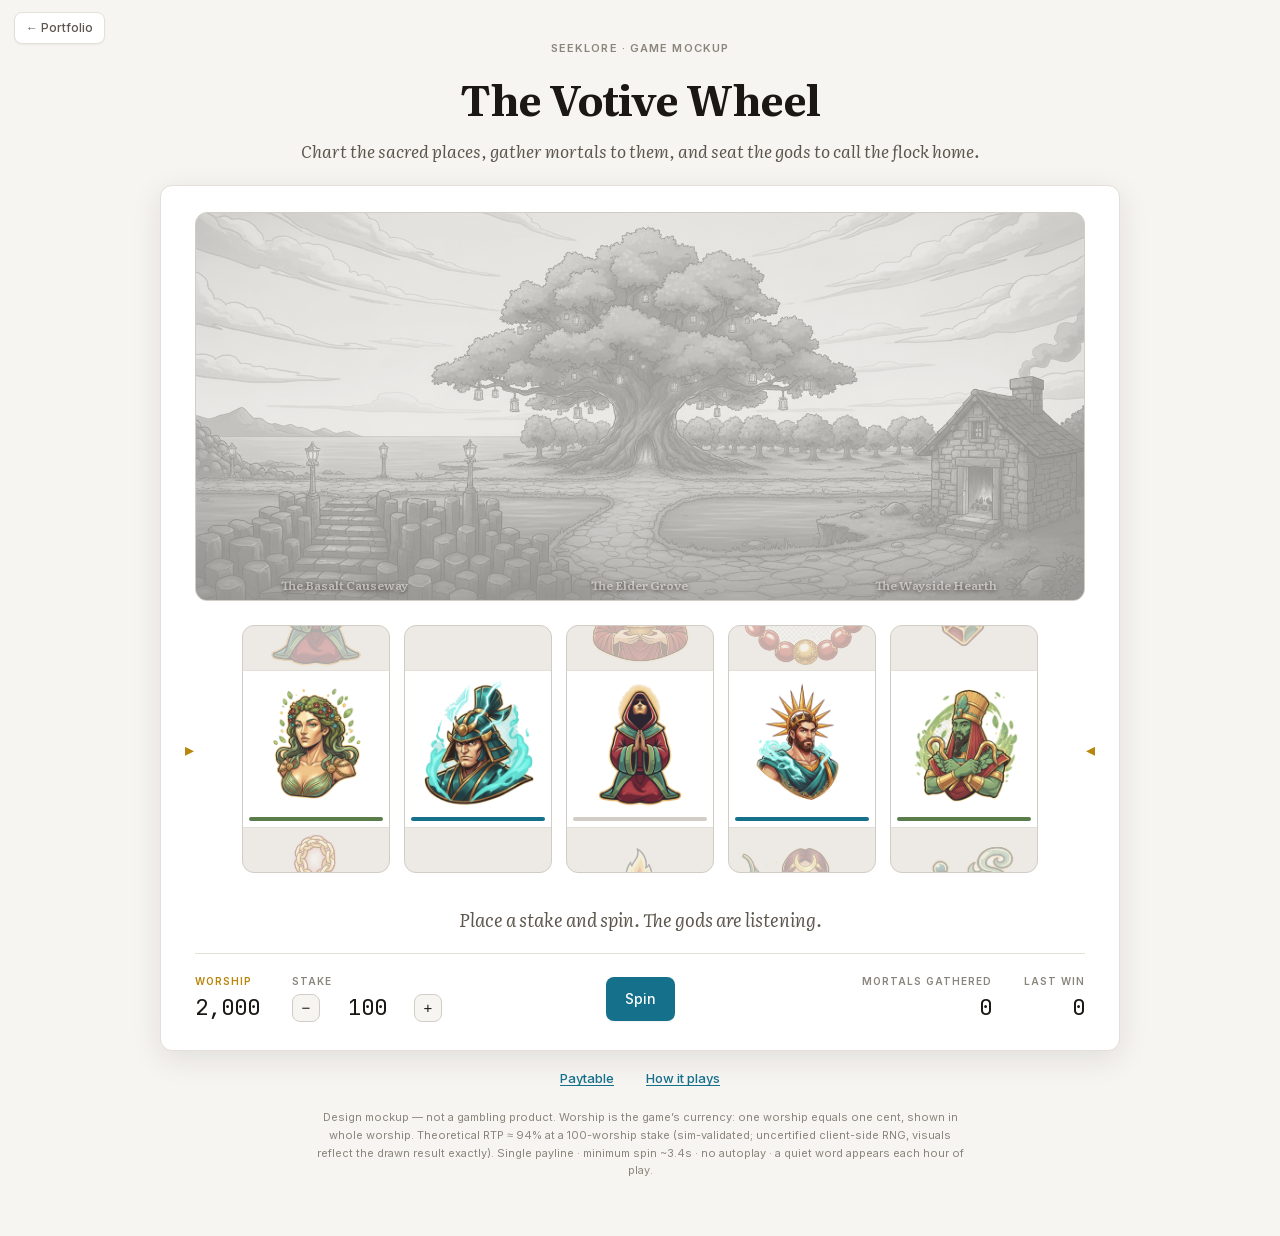
<file: projects/seeklore-slots/index.html>
<!doctype html>
<html lang="en">
<head>
<meta charset="utf-8">
<meta name="viewport" content="width=device-width, initial-scale=1">
<title>The Votive Wheel — Seeklore</title>
<meta name="description" content="A slot-machine game mockup for Seeklore: chart sacred places, gather mortals, and seat the gods. Design mockup, not a gambling product.">
<link rel="icon" href="data:image/svg+xml,<svg xmlns='http://www.w3.org/2000/svg' viewBox='0 0 64 64'><text y='50' font-size='52'>&#9737;</text></svg>">
<style>
/* Seeklore webfonts — self-hosted (latin + latin-ext) so the page makes no
   external requests. The design system's fonts.css @imports these from
   Google and its assets/fonts folder ships empty. */

@font-face {
  font-family: 'Inter';
  font-style: normal;
  font-weight: 400;
  font-display: swap;
  src: url('fonts/inter-400-normal-latin-ext.woff2') format('woff2');
  unicode-range: U+0100-02BA, U+02BD-02C5, U+02C7-02CC, U+02CE-02D7, U+02DD-02FF, U+0304, U+0308, U+0329, U+1D00-1DBF, U+1E00-1E9F, U+1EF2-1EFF, U+2020, U+20A0-20AB, U+20AD-20C0, U+2113, U+2C60-2C7F, U+A720-A7FF;
}

@font-face {
  font-family: 'Inter';
  font-style: normal;
  font-weight: 400;
  font-display: swap;
  src: url('fonts/inter-400-normal-latin.woff2') format('woff2');
  unicode-range: U+0000-00FF, U+0131, U+0152-0153, U+02BB-02BC, U+02C6, U+02DA, U+02DC, U+0304, U+0308, U+0329, U+2000-206F, U+20AC, U+2122, U+2191, U+2193, U+2212, U+2215, U+FEFF, U+FFFD;
}

@font-face {
  font-family: 'Inter';
  font-style: normal;
  font-weight: 500;
  font-display: swap;
  src: url('fonts/inter-500-normal-latin-ext.woff2') format('woff2');
  unicode-range: U+0100-02BA, U+02BD-02C5, U+02C7-02CC, U+02CE-02D7, U+02DD-02FF, U+0304, U+0308, U+0329, U+1D00-1DBF, U+1E00-1E9F, U+1EF2-1EFF, U+2020, U+20A0-20AB, U+20AD-20C0, U+2113, U+2C60-2C7F, U+A720-A7FF;
}

@font-face {
  font-family: 'Inter';
  font-style: normal;
  font-weight: 500;
  font-display: swap;
  src: url('fonts/inter-500-normal-latin.woff2') format('woff2');
  unicode-range: U+0000-00FF, U+0131, U+0152-0153, U+02BB-02BC, U+02C6, U+02DA, U+02DC, U+0304, U+0308, U+0329, U+2000-206F, U+20AC, U+2122, U+2191, U+2193, U+2212, U+2215, U+FEFF, U+FFFD;
}

@font-face {
  font-family: 'Inter';
  font-style: normal;
  font-weight: 600;
  font-display: swap;
  src: url('fonts/inter-600-normal-latin-ext.woff2') format('woff2');
  unicode-range: U+0100-02BA, U+02BD-02C5, U+02C7-02CC, U+02CE-02D7, U+02DD-02FF, U+0304, U+0308, U+0329, U+1D00-1DBF, U+1E00-1E9F, U+1EF2-1EFF, U+2020, U+20A0-20AB, U+20AD-20C0, U+2113, U+2C60-2C7F, U+A720-A7FF;
}

@font-face {
  font-family: 'Inter';
  font-style: normal;
  font-weight: 600;
  font-display: swap;
  src: url('fonts/inter-600-normal-latin.woff2') format('woff2');
  unicode-range: U+0000-00FF, U+0131, U+0152-0153, U+02BB-02BC, U+02C6, U+02DA, U+02DC, U+0304, U+0308, U+0329, U+2000-206F, U+20AC, U+2122, U+2191, U+2193, U+2212, U+2215, U+FEFF, U+FFFD;
}

@font-face {
  font-family: 'JetBrains Mono';
  font-style: normal;
  font-weight: 400;
  font-display: swap;
  src: url('fonts/jetbrains-mono-400-normal-latin-ext.woff2') format('woff2');
  unicode-range: U+0100-02BA, U+02BD-02C5, U+02C7-02CC, U+02CE-02D7, U+02DD-02FF, U+0304, U+0308, U+0329, U+1D00-1DBF, U+1E00-1E9F, U+1EF2-1EFF, U+2020, U+20A0-20AB, U+20AD-20C0, U+2113, U+2C60-2C7F, U+A720-A7FF;
}

@font-face {
  font-family: 'JetBrains Mono';
  font-style: normal;
  font-weight: 400;
  font-display: swap;
  src: url('fonts/jetbrains-mono-400-normal-latin.woff2') format('woff2');
  unicode-range: U+0000-00FF, U+0131, U+0152-0153, U+02BB-02BC, U+02C6, U+02DA, U+02DC, U+0304, U+0308, U+0329, U+2000-206F, U+20AC, U+2122, U+2191, U+2193, U+2212, U+2215, U+FEFF, U+FFFD;
}

@font-face {
  font-family: 'Literata';
  font-style: italic;
  font-weight: 400;
  font-display: swap;
  src: url('fonts/literata-400-italic-latin-ext.woff2') format('woff2');
  unicode-range: U+0100-02BA, U+02BD-02C5, U+02C7-02CC, U+02CE-02D7, U+02DD-02FF, U+0304, U+0308, U+0329, U+1D00-1DBF, U+1E00-1E9F, U+1EF2-1EFF, U+2020, U+20A0-20AB, U+20AD-20C0, U+2113, U+2C60-2C7F, U+A720-A7FF;
}

@font-face {
  font-family: 'Literata';
  font-style: italic;
  font-weight: 400;
  font-display: swap;
  src: url('fonts/literata-400-italic-latin.woff2') format('woff2');
  unicode-range: U+0000-00FF, U+0131, U+0152-0153, U+02BB-02BC, U+02C6, U+02DA, U+02DC, U+0304, U+0308, U+0329, U+2000-206F, U+20AC, U+2122, U+2191, U+2193, U+2212, U+2215, U+FEFF, U+FFFD;
}

@font-face {
  font-family: 'Literata';
  font-style: normal;
  font-weight: 400;
  font-display: swap;
  src: url('fonts/literata-400-normal-latin-ext.woff2') format('woff2');
  unicode-range: U+0100-02BA, U+02BD-02C5, U+02C7-02CC, U+02CE-02D7, U+02DD-02FF, U+0304, U+0308, U+0329, U+1D00-1DBF, U+1E00-1E9F, U+1EF2-1EFF, U+2020, U+20A0-20AB, U+20AD-20C0, U+2113, U+2C60-2C7F, U+A720-A7FF;
}

@font-face {
  font-family: 'Literata';
  font-style: normal;
  font-weight: 400;
  font-display: swap;
  src: url('fonts/literata-400-normal-latin.woff2') format('woff2');
  unicode-range: U+0000-00FF, U+0131, U+0152-0153, U+02BB-02BC, U+02C6, U+02DA, U+02DC, U+0304, U+0308, U+0329, U+2000-206F, U+20AC, U+2122, U+2191, U+2193, U+2212, U+2215, U+FEFF, U+FFFD;
}

@font-face {
  font-family: 'Literata';
  font-style: normal;
  font-weight: 600;
  font-display: swap;
  src: url('fonts/literata-600-normal-latin-ext.woff2') format('woff2');
  unicode-range: U+0100-02BA, U+02BD-02C5, U+02C7-02CC, U+02CE-02D7, U+02DD-02FF, U+0304, U+0308, U+0329, U+1D00-1DBF, U+1E00-1E9F, U+1EF2-1EFF, U+2020, U+20A0-20AB, U+20AD-20C0, U+2113, U+2C60-2C7F, U+A720-A7FF;
}

@font-face {
  font-family: 'Literata';
  font-style: normal;
  font-weight: 600;
  font-display: swap;
  src: url('fonts/literata-600-normal-latin.woff2') format('woff2');
  unicode-range: U+0000-00FF, U+0131, U+0152-0153, U+02BB-02BC, U+02C6, U+02DA, U+02DC, U+0304, U+0308, U+0329, U+2000-206F, U+20AC, U+2122, U+2191, U+2193, U+2212, U+2215, U+FEFF, U+FFFD;
}

@font-face {
  font-family: 'Literata';
  font-style: normal;
  font-weight: 700;
  font-display: swap;
  src: url('fonts/literata-700-normal-latin-ext.woff2') format('woff2');
  unicode-range: U+0100-02BA, U+02BD-02C5, U+02C7-02CC, U+02CE-02D7, U+02DD-02FF, U+0304, U+0308, U+0329, U+1D00-1DBF, U+1E00-1E9F, U+1EF2-1EFF, U+2020, U+20A0-20AB, U+20AD-20C0, U+2113, U+2C60-2C7F, U+A720-A7FF;
}

@font-face {
  font-family: 'Literata';
  font-style: normal;
  font-weight: 700;
  font-display: swap;
  src: url('fonts/literata-700-normal-latin.woff2') format('woff2');
  unicode-range: U+0000-00FF, U+0131, U+0152-0153, U+02BB-02BC, U+02C6, U+02DA, U+02DC, U+0304, U+0308, U+0329, U+2000-206F, U+20AC, U+2122, U+2191, U+2193, U+2212, U+2215, U+FEFF, U+FFFD;
}

/* ===== Seeklore design system tokens, vendored verbatim ===== */
/* ============================================================
   COLOR TOKENS — Seeklore
   Light mode on :root, dark mode on [data-theme="dark"].
   Two-world entity system: characters = oxblood, places = sea-teal.
   ============================================================ */
:root {
  /* --- Reading Surface --- */
  --surface-page: #F7F5F2;
  --surface-raised: #FFFFFF;
  --surface-sunken: #EDEAE5;
  --surface-overlay: rgba(255, 255, 255, 0.97);

  /* --- Text --- */
  --text-primary: #1A1714;
  --text-secondary: #5C564D;
  --text-tertiary: #8A857C;
  --text-inverse: #F7F5F2;

  /* --- Entity: Characters (oxblood) --- */
  --char-base: #8A3033;
  --char-light: #F2E0E1;
  --char-hover: #A33A3E;
  --char-text: #6B2527;

  /* --- Entity: Places (sea-teal) --- */
  --place-base: #15708C;
  --place-light: #DCF0F6;
  --place-hover: #1A8AAD;
  --place-text: #0F5469;

  /* --- Discovery / Progression --- */
  --discover-gold: #B8860B;
  --discover-glow: #F5DEB3;
  --discover-light: #FFF8E7;

  /* --- User Highlighters --- */
  --hl-amber: #F5D060;
  --hl-amber-bg: rgba(245, 208, 96, 0.30);
  --hl-amber-text: #6B5200;
  --hl-rose: #E88B9C;
  --hl-rose-bg: rgba(232, 139, 156, 0.25);
  --hl-rose-text: #7A2030;
  --hl-sage: #7DC08A;
  --hl-sage-bg: rgba(125, 192, 138, 0.25);
  --hl-sage-text: #1E5428;
  --hl-lilac: #B09ADB;
  --hl-lilac-bg: rgba(176, 154, 219, 0.25);
  --hl-lilac-text: #3E2E6E;
  --hl-sky: #6BB8E0;
  --hl-sky-bg: rgba(107, 184, 224, 0.25);
  --hl-sky-text: #13455E;

  /* --- Fog of War --- */
  --fog-solid: #C4BFB6;
  --fog-edge: rgba(196, 191, 182, 0.5);
  --fog-cleared: rgba(196, 191, 182, 0);

  /* --- Borders & Dividers --- */
  --border-subtle: #E3DFD9;
  --border-medium: #D1CCC4;
  --border-strong: #A9A49B;

  /* --- Functional / Status --- */
  --status-locked: #A9A49B;
  --status-active: #2E7D4F;
  --status-warning: #C4760A;
  --status-error: #B33A3A;

  /* --- Semantic aliases --- */
  --focus-ring: var(--place-base);
}

[data-theme="dark"] {
  --surface-page: #141210;
  --surface-raised: #1E1C18;
  --surface-sunken: #0D0C0A;
  --surface-overlay: rgba(30, 28, 24, 0.97);

  --text-primary: #E8E4DE;
  --text-secondary: #A09A90;
  --text-tertiary: #706B62;
  --text-inverse: #1A1714;

  --char-base: #D4686B;
  --char-light: #2E1A1B;
  --char-hover: #E07E81;
  --char-text: #D4686B;

  --place-base: #4DB8D4;
  --place-light: #132A33;
  --place-hover: #6CCAE2;
  --place-text: #4DB8D4;

  --discover-gold: #D4A543;
  --discover-glow: #3D2E10;
  --discover-light: #2A2010;

  --hl-amber: #D4A543;
  --hl-amber-bg: rgba(212, 165, 67, 0.22);
  --hl-amber-text: #D4A543;
  --hl-rose: #D4686B;
  --hl-rose-bg: rgba(212, 104, 107, 0.20);
  --hl-rose-text: #E89A9C;
  --hl-sage: #5DAA6A;
  --hl-sage-bg: rgba(93, 170, 106, 0.20);
  --hl-sage-text: #7DC08A;
  --hl-lilac: #9A82CC;
  --hl-lilac-bg: rgba(154, 130, 204, 0.20);
  --hl-lilac-text: #B9A6E0;
  --hl-sky: #4DA8D4;
  --hl-sky-bg: rgba(77, 168, 212, 0.20);
  --hl-sky-text: #6CCAE2;

  --fog-solid: #2A2722;
  --fog-edge: rgba(42, 39, 34, 0.5);
  --fog-cleared: rgba(42, 39, 34, 0);

  --border-subtle: #2A2722;
  --border-medium: #3A3630;
  --border-strong: #524E46;

  --status-locked: #524E46;
  --status-active: #4CAF6E;
  --status-warning: #E0A030;
  --status-error: #E05555;
}
/* ============================================================
   TYPOGRAPHY TOKENS — Seeklore
   Literata for prose & display, Inter for UI, JetBrains Mono for metadata.
   ============================================================ */
:root {
  /* --- Families --- */
  --font-prose: 'Literata', 'Georgia', 'Times New Roman', serif;
  --font-ui: 'Inter', -apple-system, 'Segoe UI', Roboto, sans-serif;
  --font-mono: 'JetBrains Mono', 'Fira Code', monospace;

  /* --- Type scale (size / line-height / weight) --- */
  --type-display-size: 42px;
  --type-display-lh: 1.15;
  --type-display-ls: -0.02em;

  --type-h1-size: 28px;
  --type-h1-lh: 1.25;

  --type-h2-size: 20px;
  --type-h2-lh: 1.3;

  --type-h3-size: 16px;
  --type-h3-lh: 1.4;

  --type-body-ui-size: 14px;
  --type-body-ui-lh: 1.5;

  --type-caption-size: 12px;
  --type-caption-lh: 1.5;

  --type-eyebrow-size: 11px;
  --type-eyebrow-ls: 0.1em;

  /* --- Weights --- */
  --weight-light: 300;
  --weight-regular: 400;
  --weight-medium: 500;
  --weight-semibold: 600;
  --weight-bold: 700;

  /* --- Reading-surface prose --- */
  --prose-max-width: 38em;
  --prose-line-height: 1.72;
  --prose-letter-spacing: 0.005em;
  --prose-font-size: 18px;
}
/* ============================================================
   SPACING & RADII TOKENS — Seeklore
   Geometric scale 2 -> 64px.
   ============================================================ */
:root {
  --space-xxs: 2px;
  --space-xs: 4px;
  --space-sm: 8px;
  --space-md: 16px;
  --space-lg: 24px;
  --space-xl: 32px;
  --space-2xl: 48px;
  --space-3xl: 64px;

  --radius-sm: 4px;   /* inputs, small chips, active entity fill */
  --radius-md: 8px;   /* buttons, toasts, badges */
  --radius-lg: 12px;  /* cards, panels */
  --radius-xl: 20px;  /* modals, toggles */
  --radius-full: 9999px;
}
/* ============================================================
   EFFECTS — Seeklore: shadows + motion tokens.
   Shadows are warm-tinted (near-black with warmth), never cold gray.
   ============================================================ */
:root {
  /* --- Shadows --- */
  --shadow-sm: 0 1px 2px rgba(26, 23, 20, 0.06);
  --shadow-md: 0 4px 12px rgba(26, 23, 20, 0.08);
  --shadow-lg: 0 8px 30px rgba(26, 23, 20, 0.12);
  --shadow-panel: 0 12px 40px rgba(26, 23, 20, 0.18);

  /* --- Motion --- */
  --ease-out: cubic-bezier(0.16, 1, 0.3, 1); /* @kind other */ /* easing for all transitions */
  --duration-fast: 120ms; /* @kind other */ /* hover, tint */
  --duration-normal: 200ms; /* @kind other */ /* panel transitions */
  --duration-slow: 400ms; /* @kind other */ /* theme switch, progress fill */
  --duration-reveal: 800ms; /* @kind other */ /* fog clear, stage unlock */
}

[data-theme="dark"] {
  --shadow-sm: 0 1px 2px rgba(0, 0, 0, 0.2);
  --shadow-md: 0 4px 12px rgba(0, 0, 0, 0.3);
  --shadow-lg: 0 8px 30px rgba(0, 0, 0, 0.4);
  --shadow-panel: 0 12px 40px rgba(0, 0, 0, 0.5);
}
/* ============================================================
   BASE RESET — Seeklore
   Minimal, token-driven. Applied by consumers of styles.css.
   ============================================================ */
*, *::before, *::after { box-sizing: border-box; }

body {
  margin: 0;
  font-family: var(--font-ui);
  background: var(--surface-page);
  color: var(--text-primary);
  line-height: 1.5;
  -webkit-font-smoothing: antialiased;
  -moz-osx-font-smoothing: grayscale;
  transition: background var(--duration-slow) var(--ease-out),
              color var(--duration-slow) var(--ease-out);
}

::selection {
  background: var(--hl-amber-bg);
}

:focus-visible {
  outline: 2px solid var(--focus-ring);
  outline-offset: 2px;
}

/* ===== keyframes, from the canvas helmet ===== */
@keyframes bfxStrike { 0% { opacity: 0; } 6% { opacity: 1; } 14% { opacity: 0.2; } 22% { opacity: 1; } 34% { opacity: 0.5; } 44% { opacity: 1; } 80% { opacity: 0.95; } 100% { opacity: 0; } }
@keyframes bfxRise { 0% { opacity: 0; transform: translateY(30%) scale(0.7); } 18% { opacity: 1; } 78% { opacity: 1; transform: translateY(0) scale(1.08); } 100% { opacity: 0; transform: translateY(-10%) scale(1.12); } }
@keyframes bfxSweep { 0% { opacity: 0; transform: translateX(-38%); } 14% { opacity: 1; } 82% { opacity: 1; } 100% { opacity: 0; transform: translateX(38%); } }
@keyframes bfxBurst { 0% { opacity: 0; transform: scale(0.25); } 18% { opacity: 1; } 70% { opacity: 1; transform: scale(1.12); } 100% { opacity: 0; transform: scale(1.35); } }
@keyframes bfxDrift { 0% { opacity: 0; transform: translateY(12%); } 22% { opacity: 1; } 75% { opacity: 1; } 100% { opacity: 0; transform: translateY(-16%); } }
@keyframes bfxGround { 0% { opacity: 0; transform: scaleX(0.3); } 25% { opacity: 1; } 100% { opacity: 0; transform: scaleX(1.4); } }
@keyframes ffGod { 0% { opacity: 0; transform: translateY(34px) scale(0.4); } 55% { opacity: 1; transform: translateY(-8px) scale(1.1); } 100% { opacity: 1; transform: translateY(0) scale(1); } }
@keyframes ffWor { 0% { opacity: 0; transform: translateY(46px) scale(0.5); } 60% { opacity: 1; transform: translateY(-5px) scale(1.06); } 100% { opacity: 1; transform: translateY(0) scale(1); } }
@keyframes ffGlow { 0% { opacity: 0.35; transform: translate(-50%,-50%) scale(0.9); } 100% { opacity: 0.85; transform: translate(-50%,-50%) scale(1.15); } }
@keyframes ffTitle { 0% { opacity: 0; transform: translateY(16px); } 100% { opacity: 1; transform: translateY(0); } }
@keyframes ffBob { 0% { transform: translateY(0); } 100% { transform: translateY(-6px); } }

/* ===== page ===== */
html, body { margin: 0; padding: 0; background: #F7F5F2; }
a { color: #15708C; } a:hover { color: #1A8AAD; }
button.step-btn:hover { background: var(--surface-sunken) !important; }

/* Project pages are full-screen apps with no route home. */
a.back {
  position: fixed; top: 12px; left: 14px; z-index: 80;
  font-family: var(--font-ui); font-size: 12px; font-weight: 500;
  color: var(--text-secondary); text-decoration: none;
  background: var(--surface-raised); border: 1px solid var(--border-subtle);
  border-radius: var(--radius-md); padding: 6px 11px; box-shadow: var(--shadow-sm);
}
a.back:hover { color: var(--text-primary); border-color: var(--border-medium); }
</style>
</head>
<body>
<a class="back" href="../../">&#8592; Portfolio</a>
<div id="root"></div>
<script src="vendor/react.js"></script>
<script src="vendor/react-dom.js"></script>
<script src="app.js"></script>
</body>
</html>
</file>
<file: style.css>
/* ---------------------------------------------------------------
   donahue.us — the portfolio index.

   Layout is the Portfolio canvas from the Pointe Analytics design
   system, with its inline styles lifted into classes and its bindings
   resolved at author time. Colour is the site's own: Michigan maize
   and blue, in tokens/donahue-colors.css. The type scale is still
   Pointe's and is vendored as such.

   Only this page uses these tokens — every project page carries its
   own design and is untouched by changes here.
   --------------------------------------------------------------- */

@import "tokens/donahue-fonts.css";
@import "tokens/donahue-colors.css";
@import "tokens/pointe-typography.css";

*, *::before, *::after { box-sizing: border-box; }

html, body { margin: 0; padding: 0; }

body {
  min-height: 100vh;
  background: var(--surface-canvas);
  color: var(--text-primary);
  font-family: var(--font-ui);
  font-size: var(--text-md);
  transition: background 180ms cubic-bezier(0.2, 0, 0, 1);
}

a { color: var(--accent); text-decoration: none; }
a:hover { color: var(--accent-hover); }

:focus-visible { outline: 2px solid var(--focus-ring); outline-offset: 2px; }

.shell { max-width: 1020px; margin: 0 auto; padding: 0 32px; }

/* ---------- sticky header ---------- */

.topbar {
  position: sticky;
  top: 0;
  z-index: 10;
  height: 48px;
  background: var(--surface-canvas);
  border-bottom: 1px solid var(--border-hairline);
}

.topbar .shell {
  height: 48px;
  display: flex;
  align-items: center;
  justify-content: space-between;
}

.brand {
  display: flex;
  align-items: baseline;
  gap: 7px;
  font-size: var(--text-base);
  font-weight: var(--weight-semibold);
  letter-spacing: var(--tracking-tight);
}

/* The face is the mark; the name is set in the same sans as the rest of
   the bar. Circle, hairline and sunken ground match the hero avatar, so the
   two read as the same object at two sizes. */
.brand .face {
  width: 24px;
  height: 24px;
  border-radius: 999px;
  object-fit: cover;
  border: 1px solid var(--border-hairline);
  background: var(--surface-sunken);
  flex: none;
  align-self: center;
}
.brand .word { color: var(--accent); }

/* ---------- hero ---------- */

:root { --font-prose: "Newsreader", Georgia, "Times New Roman", serif; }

.hero {
  padding: 72px 0 24px;
}

.hero-id {
  display: flex;
  align-items: center;
  gap: 16px;
}

.avatar {
  width: 56px;
  height: 56px;
  flex: none;
  border-radius: 999px;
  object-fit: cover;
  border: 1px solid var(--border-hairline);
  background: var(--surface-sunken);
}

/* stand-in until assets/headshot.png exists; same box, so layout is identical */
.avatar--fallback {
  display: grid;
  place-items: center;
  font-size: var(--text-lg);
  font-weight: var(--weight-semibold);
  letter-spacing: var(--tracking-tight);
  color: var(--text-muted);
  user-select: none;
}

.hero h1 {
  margin: 0;
  font-size: var(--text-xl);
  font-weight: var(--weight-semibold);
  letter-spacing: var(--tracking-tight);
  line-height: var(--leading-tight);
}

.hero .lede {
  margin: 2px 0 0;
  font-size: var(--text-md);
  color: var(--text-secondary);
}

/* The headline is the table of contents: four sentences, each a link to the
   bio it opens. Set in the bio serif so it reads as a voice, not a menu. */
.hero-index {
  display: flex;
  flex-direction: column;
  align-items: flex-start;
  gap: 6px;
  margin: 44px 0 40px;
}

.hero-index a {
  font-family: var(--font-prose);
  font-weight: 500;
  font-size: clamp(1.75rem, 1.1rem + 3vw, 3rem);
  line-height: 1.12;
  letter-spacing: -0.02em;
  color: var(--text-primary);
  text-decoration: underline;
  text-decoration-thickness: 2px;
  text-decoration-color: var(--border-hairline);
  text-underline-offset: 0.16em;
  transition: text-decoration-color 140ms cubic-bezier(0.2, 0, 0, 1);
  animation: settle 520ms cubic-bezier(0.2, 0, 0, 1) both;
}
.hero-index a:nth-child(2) { animation-delay: 70ms; }
.hero-index a:nth-child(3) { animation-delay: 140ms; }

.hero-index a:hover,
.hero-index a:focus-visible {
  color: var(--text-primary);
  text-decoration-color: var(--accent);
}

@keyframes settle {
  from { opacity: 0; transform: translateY(8px); }
  to   { opacity: 1; transform: none; }
}

@media (prefers-reduced-motion: reduce) {
  .hero-index a { animation: none; }
}

.hero .meta {
  display: flex;
  flex-wrap: wrap;
  align-items: center;
  gap: 10px 24px;
  font-family: var(--font-mono);
  font-size: var(--text-xs);
  color: var(--text-secondary);
}

/* ---------- bios ---------- */

.bios { margin-bottom: 0; }

.bio-band {
  display: grid;
  grid-template-columns: 232px minmax(0, 1fr);
  grid-template-areas:
    "head  prose"
    "facts prose";
  grid-template-rows: auto 1fr;
  column-gap: 56px;
  padding: 36px 0 40px;
  border-top: 1px solid var(--border-hairline);
  scroll-margin-top: 56px;
}

.bio-band h2 {
  grid-area: head;
  margin: 0 0 20px;
  font-family: var(--font-prose);
  font-weight: 500;
  font-size: var(--text-xl);
  line-height: 1.2;
  letter-spacing: -0.01em;
  color: var(--text-primary);
}

/* the Pointe Ventures wordmark, as it is set in the dashboard header */
.bio-band h2 .wm-accent { color: var(--accent); }

.bio-prose {
  grid-area: prose;
  max-width: 62ch;
}

.bio-prose p {
  margin: 0 0 1em;
  font-family: var(--font-prose);
  font-size: 17.5px;
  line-height: 1.62;
  color: var(--text-primary);
}

.bio-prose .bio-links {
  margin: 1.4em 0 0;
  font-family: var(--font-ui);
  font-size: var(--text-base);
  line-height: var(--leading-normal);
  color: var(--text-secondary);
}

.bio-prose a {
  text-decoration: underline;
  text-decoration-thickness: 1px;
  text-underline-offset: 0.18em;
}

.bio-facts {
  grid-area: facts;
  margin: 0;
  display: flex;
  flex-direction: column;
  gap: 14px;
  font-size: var(--text-sm);
  line-height: var(--leading-normal);
}

.bio-facts dt {
  font-weight: var(--weight-semibold);
  color: var(--text-primary);
}

.bio-facts dd {
  margin: 1px 0 0;
  color: var(--text-secondary);
}

/* The project groups follow the bios as a last band, set the same way. */
.work {
  padding-top: 36px;
  border-top: 1px solid var(--border-hairline);
}

.work-title {
  margin: 0 0 28px;
  font-family: var(--font-prose);
  font-weight: 500;
  font-size: var(--text-xl);
  line-height: 1.2;
  letter-spacing: -0.01em;
  color: var(--text-primary);
}

/* ---------- section heading ---------- */

.section-head {
  display: flex;
  align-items: baseline;
  gap: 10px;
  margin-bottom: 18px;
}

.section-head h2 {
  margin: 0;
  font-size: var(--text-2xs);
  font-weight: var(--weight-semibold);
  letter-spacing: var(--tracking-caps);
  text-transform: uppercase;
  color: var(--text-secondary);
}

.section-head .count {
  font-family: var(--font-mono);
  font-size: var(--text-xs);
  color: var(--text-muted);
  font-variant-numeric: tabular-nums;
}

/* ---------- project grid ---------- */

/* ---------- sections ---------- */

.group + .group { margin-top: 52px; }

.group-note {
  margin: -8px 0 18px;
  max-width: var(--measure, 60ch);
  font-size: var(--text-base);
  line-height: var(--leading-normal);
  color: var(--text-secondary);
}

.projects {
  display: grid;
  grid-template-columns: repeat(auto-fill, minmax(280px, 1fr));
  gap: 20px;
}

.project {
  display: flex;
  flex-direction: column;
  overflow: hidden;
  background: var(--surface-card);
  border: 1px solid var(--border-hairline);
  border-radius: 10px;
  color: inherit;
  box-shadow: var(--shadow-card);
  transition: box-shadow 180ms cubic-bezier(0.2, 0, 0, 1),
              border-color 180ms cubic-bezier(0.2, 0, 0, 1);
}

.project:hover,
.project:focus-visible {
  box-shadow: var(--shadow-raised);
  border-color: var(--border-strong);
  color: inherit;
}

.project .preview {
  position: relative;
  aspect-ratio: 16 / 9;
  background: var(--surface-sunken);
  border-bottom: 1px solid var(--border-hairline);
  display: grid;
  place-items: center;
  overflow: hidden;
}

/* Taken out of flow on purpose. `place-items: center` leaves the grid row
   auto-sized, so an in-flow image resolves `height: 100%` against a row that
   is itself sized by the image — the browser breaks the loop with the
   intrinsic height and the slot outgrows its aspect-ratio. Harmless for a
   screenshot wider than 16/10, but a portrait-ish one pushes the whole card
   taller than its neighbours. Absolute positioning decouples the two, so
   aspect-ratio always wins and object-fit does the cropping. */
.project .preview img {
  position: absolute;
  inset: 0;
  width: 100%;
  height: 100%;
  object-fit: cover;
  display: block;
}

.project .body {
  display: flex;
  flex-direction: column;
  gap: 6px;
  padding: 14px 16px 16px;
}

.project .row {
  display: flex;
  align-items: baseline;
  justify-content: space-between;
  gap: 12px;
}

.project h3 {
  margin: 0;
  font-size: var(--text-md);
  font-weight: var(--weight-semibold);
  letter-spacing: var(--tracking-tight);
  line-height: var(--leading-tight);
}

.project .arrow {
  font-family: var(--font-mono);
  font-size: var(--text-sm);
  color: var(--text-muted);
  flex-shrink: 0;
}

.project p {
  margin: 0;
  font-size: var(--text-sm);
  line-height: var(--leading-normal);
  color: var(--text-secondary);
}

/* ---------- fixed footer + theme toggle ---------- */

.tail { height: 128px; }

.footbar {
  position: fixed;
  bottom: 0;
  left: 0;
  right: 0;
  z-index: 10;
  height: 40px;
  background: var(--surface-canvas);
  border-top: 1px solid var(--border-hairline);
}

.footbar .shell {
  height: 40px;
  display: flex;
  align-items: center;
  justify-content: flex-end;
}

.theme-toggle {
  height: 26px;
  padding: 0 10px;
  display: flex;
  align-items: center;
  gap: 6px;
  background: var(--surface-card);
  border: 1px solid var(--border-hairline);
  border-radius: 6px;
  color: var(--text-secondary);
  font-family: var(--font-mono);
  font-size: var(--text-xs);
  cursor: pointer;
  transition: background 120ms cubic-bezier(0.2, 0, 0, 1),
              border-color 120ms cubic-bezier(0.2, 0, 0, 1);
}

.theme-toggle:hover {
  background: var(--surface-sunken);
  border-color: var(--border-strong);
}

/* The canvas file references --shadow-card / --shadow-raised but the design
   system's token files don't define them; these match its elevation language. */
:root {
  --shadow-card: 0 1px 2px oklch(0.185 0.01 60 / 0.06);
  --shadow-raised: 0 4px 16px oklch(0.185 0.01 60 / 0.10);
}
[data-theme="dark"] {
  --shadow-card: 0 1px 2px oklch(0 0 0 / 0.30);
  --shadow-raised: 0 4px 16px oklch(0 0 0 / 0.45);
}

@media (max-width: 640px) {
  .shell { padding: 0 20px; }
  .hero { padding: 40px 0 16px; }
  .hero-index { margin: 32px 0 32px; }
  .bio-band {
    grid-template-columns: minmax(0, 1fr);
    grid-template-areas: "head" "prose" "facts";
    grid-template-rows: none;
    padding: 28px 0 32px;
  }
  .bio-band h2 { margin-bottom: 14px; }
  .bio-prose { margin-bottom: 22px; }
}
</file>
<file: tokens/donahue-fonts.css>
/* Webfonts for donahue.us — self-hosted, so the page makes no external
   requests. Instrument Sans (UI) and IBM Plex Mono (metadata), from the
   Pointe Analytics type scale the site still borrows, plus Newsreader (the
   bio voice, SIL OFL) for the about sections. */

@font-face {
  font-family: 'IBM Plex Mono';
  font-style: normal;
  font-weight: 400;
  font-display: swap;
  src: url('../assets/fonts/ibm-plex-mono-400-normal-latin-ext.woff2') format('woff2');
  unicode-range: U+0100-02BA, U+02BD-02C5, U+02C7-02CC, U+02CE-02D7, U+02DD-02FF, U+0304, U+0308, U+0329, U+1D00-1DBF, U+1E00-1E9F, U+1EF2-1EFF, U+2020, U+20A0-20AB, U+20AD-20C0, U+2113, U+2C60-2C7F, U+A720-A7FF;
}

@font-face {
  font-family: 'IBM Plex Mono';
  font-style: normal;
  font-weight: 400;
  font-display: swap;
  src: url('../assets/fonts/ibm-plex-mono-400-normal-latin.woff2') format('woff2');
  unicode-range: U+0000-00FF, U+0131, U+0152-0153, U+02BB-02BC, U+02C6, U+02DA, U+02DC, U+0304, U+0308, U+0329, U+2000-206F, U+20AC, U+2122, U+2191, U+2193, U+2212, U+2215, U+FEFF, U+FFFD;
}

@font-face {
  font-family: 'IBM Plex Mono';
  font-style: normal;
  font-weight: 500;
  font-display: swap;
  src: url('../assets/fonts/ibm-plex-mono-500-normal-latin-ext.woff2') format('woff2');
  unicode-range: U+0100-02BA, U+02BD-02C5, U+02C7-02CC, U+02CE-02D7, U+02DD-02FF, U+0304, U+0308, U+0329, U+1D00-1DBF, U+1E00-1E9F, U+1EF2-1EFF, U+2020, U+20A0-20AB, U+20AD-20C0, U+2113, U+2C60-2C7F, U+A720-A7FF;
}

@font-face {
  font-family: 'IBM Plex Mono';
  font-style: normal;
  font-weight: 500;
  font-display: swap;
  src: url('../assets/fonts/ibm-plex-mono-500-normal-latin.woff2') format('woff2');
  unicode-range: U+0000-00FF, U+0131, U+0152-0153, U+02BB-02BC, U+02C6, U+02DA, U+02DC, U+0304, U+0308, U+0329, U+2000-206F, U+20AC, U+2122, U+2191, U+2193, U+2212, U+2215, U+FEFF, U+FFFD;
}

@font-face {
  font-family: 'IBM Plex Mono';
  font-style: normal;
  font-weight: 600;
  font-display: swap;
  src: url('../assets/fonts/ibm-plex-mono-600-normal-latin-ext.woff2') format('woff2');
  unicode-range: U+0100-02BA, U+02BD-02C5, U+02C7-02CC, U+02CE-02D7, U+02DD-02FF, U+0304, U+0308, U+0329, U+1D00-1DBF, U+1E00-1E9F, U+1EF2-1EFF, U+2020, U+20A0-20AB, U+20AD-20C0, U+2113, U+2C60-2C7F, U+A720-A7FF;
}

@font-face {
  font-family: 'IBM Plex Mono';
  font-style: normal;
  font-weight: 600;
  font-display: swap;
  src: url('../assets/fonts/ibm-plex-mono-600-normal-latin.woff2') format('woff2');
  unicode-range: U+0000-00FF, U+0131, U+0152-0153, U+02BB-02BC, U+02C6, U+02DA, U+02DC, U+0304, U+0308, U+0329, U+2000-206F, U+20AC, U+2122, U+2191, U+2193, U+2212, U+2215, U+FEFF, U+FFFD;
}

@font-face {
  font-family: 'Instrument Sans';
  font-style: italic;
  font-weight: 400 700;
  font-display: swap;
  src: url('../assets/fonts/instrument-sans-400_700-italic-latin-ext.woff2') format('woff2');
  unicode-range: U+0100-02BA, U+02BD-02C5, U+02C7-02CC, U+02CE-02D7, U+02DD-02FF, U+0304, U+0308, U+0329, U+1D00-1DBF, U+1E00-1E9F, U+1EF2-1EFF, U+2020, U+20A0-20AB, U+20AD-20C0, U+2113, U+2C60-2C7F, U+A720-A7FF;
}

@font-face {
  font-family: 'Instrument Sans';
  font-style: italic;
  font-weight: 400 700;
  font-display: swap;
  src: url('../assets/fonts/instrument-sans-400_700-italic-latin.woff2') format('woff2');
  unicode-range: U+0000-00FF, U+0131, U+0152-0153, U+02BB-02BC, U+02C6, U+02DA, U+02DC, U+0304, U+0308, U+0329, U+2000-206F, U+20AC, U+2122, U+2191, U+2193, U+2212, U+2215, U+FEFF, U+FFFD;
}

@font-face {
  font-family: 'Instrument Sans';
  font-style: normal;
  font-weight: 400 700;
  font-display: swap;
  src: url('../assets/fonts/instrument-sans-400_700-normal-latin-ext.woff2') format('woff2');
  unicode-range: U+0100-02BA, U+02BD-02C5, U+02C7-02CC, U+02CE-02D7, U+02DD-02FF, U+0304, U+0308, U+0329, U+1D00-1DBF, U+1E00-1E9F, U+1EF2-1EFF, U+2020, U+20A0-20AB, U+20AD-20C0, U+2113, U+2C60-2C7F, U+A720-A7FF;
}

@font-face {
  font-family: 'Instrument Sans';
  font-style: normal;
  font-weight: 400 700;
  font-display: swap;
  src: url('../assets/fonts/instrument-sans-400_700-normal-latin.woff2') format('woff2');
  unicode-range: U+0000-00FF, U+0131, U+0152-0153, U+02BB-02BC, U+02C6, U+02DA, U+02DC, U+0304, U+0308, U+0329, U+2000-206F, U+20AC, U+2122, U+2191, U+2193, U+2212, U+2215, U+FEFF, U+FFFD;
}

@font-face {
  font-family: 'Newsreader';
  font-style: normal;
  font-weight: 400;
  font-display: swap;
  src: url('../assets/fonts/newsreader-400-normal-latin.woff2') format('woff2');
  unicode-range: U+0000-00FF, U+0131, U+0152-0153, U+02BB-02BC, U+02C6, U+02DA, U+02DC, U+0304, U+0308, U+0329, U+2000-206F, U+20AC, U+2122, U+2191, U+2193, U+2212, U+2215, U+FEFF, U+FFFD;
}

@font-face {
  font-family: 'Newsreader';
  font-style: normal;
  font-weight: 500;
  font-display: swap;
  src: url('../assets/fonts/newsreader-500-normal-latin.woff2') format('woff2');
  unicode-range: U+0000-00FF, U+0131, U+0152-0153, U+02BB-02BC, U+02C6, U+02DA, U+02DC, U+0304, U+0308, U+0329, U+2000-206F, U+20AC, U+2122, U+2191, U+2193, U+2212, U+2215, U+FEFF, U+FFFD;
}
</file>
<file: tokens/donahue-colors.css>
/* ============================================================
   COLOUR TOKENS — donahue.us

   Michigan maize and blue. Maize cannot carry the accent in both
   themes: it scores 1.52:1 on white, so it is unusable for text on a
   light ground, against 9.89:1 on Michigan blue. The split is forced
   by the colours themselves, not chosen —

     dark   Michigan blue ground, maize accent   (the default view)
     light  cool paper ground, Michigan blue accent

   Both read Michigan. Maize appears on a light ground only as a fill
   with dark text over it, never as text.

   Every text pair in both themes clears WCAG AA; worst case 4.80:1.
   ============================================================ */

:root {
  /* --- Michigan --- */
  --maize:        #FFCB05;
  --maize-deep:   #E0AF00;
  --michigan:     #00274C;
  --michigan-lit: #00437F;

  /* --- Surfaces (light) --- */
  --surface-canvas: #F4F6F9;
  --surface-card:   #FFFFFF;
  --surface-raised: #FFFFFF;
  --surface-sunken: #E9EDF3;

  /* --- Text (light) --- */
  --text-primary:   #0B1622;
  --text-secondary: #48566A;
  --text-muted:     #5F6E82;
  --text-inverse:   #F4F6F9;

  /* --- Lines (light) --- */
  --border-hairline: #DBE1EA;
  --border-strong:   #BFC9D6;

  /* --- Accent (light): blue carries it, maize is a fill only --- */
  --accent:        var(--michigan);
  --accent-hover:  var(--michigan-lit);
  --accent-contrast: #FFFFFF;      /* text on an accent fill */
  --highlight:     var(--maize);   /* fill; pair with --text-primary */
  --focus-ring:    #00437F;

  --scrim: rgba(11, 22, 34, 0.45);
}

[data-theme="dark"] {
  /* --- Surfaces (dark): the ground is the official blue --- */
  --surface-canvas: #00274C;
  --surface-card:   #113356;
  --surface-raised: #1E3E60;
  --surface-sunken: #001E40;

  /* --- Text (dark) --- */
  --text-primary:   #EEF4FC;
  --text-secondary: #B5BFCB;
  --text-muted:     #93A0AE;
  --text-inverse:   #00274C;

  /* --- Lines (dark) --- */
  --border-hairline: #2A435E;
  --border-strong:   #40566E;

  /* --- Accent (dark): maize on blue, 9.89:1 --- */
  --accent:        var(--maize);
  --accent-hover:  #FFD84D;
  --accent-contrast: #00274C;      /* text on a maize fill */
  --highlight:     var(--maize);
  --focus-ring:    #FFCB05;

  --scrim: rgba(0, 12, 26, 0.6);
}
</file>
<file: tokens/pointe-typography.css>
/* Vendored from the Pointe Analytics design system (tokens/typography.css).
   Compact, data-dense scale. */
:root {
  --font-ui: "Instrument Sans", "Helvetica Neue", Helvetica, Arial, sans-serif;
  --font-mono: "IBM Plex Mono", ui-monospace, "SF Mono", Menlo, monospace;

  --text-2xs: 10px;
  --text-xs: 11px;
  --text-sm: 12px;
  --text-base: 13px;
  --text-md: 14px;
  --text-lg: 16px;
  --text-xl: 20px;
  --text-2xl: 26px;
  --text-3xl: 34px;

  --leading-tight: 1.2;
  --leading-normal: 1.45;
  --tracking-tight: -0.01em;
  --tracking-caps: 0.06em;

  --weight-regular: 400;
  --weight-medium: 500;
  --weight-semibold: 600;
  --weight-bold: 700;
}
</file>
<file: tokens/nef-fonts.css>
/* New Enterprise Forum webfonts — self-hosted.
   Mulish (display/UI) + Source Sans 3 (body) + IBM Plex Mono (data), latin +
   latin-ext subsets. Sourced from Google Fonts and vendored so the site makes
   no external requests.

   This file replaces the design system's own tokens/fonts.css, which pulls the
   same three families from fonts.googleapis.com via @import. The families,
   weights and subsets match; only the delivery changes.

   Mulish and Source Sans 3 are the design system's flagged substitutes for the
   licensed NEF brand face (Museo Sans), not the brand face itself. */

@font-face {
  font-family: 'Mulish';
  font-style: normal;
  font-weight: 400 900;
  font-display: swap;
  src: url('../assets/fonts/mulish-400_900-normal-latin-ext.woff2') format('woff2');
  unicode-range: U+0100-02BA, U+02BD-02C5, U+02C7-02CC, U+02CE-02D7, U+02DD-02FF, U+0304, U+0308, U+0329, U+1D00-1DBF, U+1E00-1E9F, U+1EF2-1EFF, U+2020, U+20A0-20AB, U+20AD-20C0, U+2113, U+2C60-2C7F, U+A720-A7FF;
}

@font-face {
  font-family: 'Mulish';
  font-style: normal;
  font-weight: 400 900;
  font-display: swap;
  src: url('../assets/fonts/mulish-400_900-normal-latin.woff2') format('woff2');
  unicode-range: U+0000-00FF, U+0131, U+0152-0153, U+02BB-02BC, U+02C6, U+02DA, U+02DC, U+0304, U+0308, U+0329, U+2000-206F, U+20AC, U+2122, U+2191, U+2193, U+2212, U+2215, U+FEFF, U+FFFD;
}

@font-face {
  font-family: 'Source Sans 3';
  font-style: normal;
  font-weight: 400 700;
  font-display: swap;
  src: url('../assets/fonts/source-sans-3-400_700-normal-latin-ext.woff2') format('woff2');
  unicode-range: U+0100-02BA, U+02BD-02C5, U+02C7-02CC, U+02CE-02D7, U+02DD-02FF, U+0304, U+0308, U+0329, U+1D00-1DBF, U+1E00-1E9F, U+1EF2-1EFF, U+2020, U+20A0-20AB, U+20AD-20C0, U+2113, U+2C60-2C7F, U+A720-A7FF;
}

@font-face {
  font-family: 'Source Sans 3';
  font-style: normal;
  font-weight: 400 700;
  font-display: swap;
  src: url('../assets/fonts/source-sans-3-400_700-normal-latin.woff2') format('woff2');
  unicode-range: U+0000-00FF, U+0131, U+0152-0153, U+02BB-02BC, U+02C6, U+02DA, U+02DC, U+0304, U+0308, U+0329, U+2000-206F, U+20AC, U+2122, U+2191, U+2193, U+2212, U+2215, U+FEFF, U+FFFD;
}

/* IBM Plex Mono — the same files the Pointe pages use, re-declared here so
   this stylesheet stands alone. Weights 400/500/600 as static faces. */
@font-face {
  font-family: 'IBM Plex Mono';
  font-style: normal;
  font-weight: 400;
  font-display: swap;
  src: url('../assets/fonts/ibm-plex-mono-400-normal-latin-ext.woff2') format('woff2');
  unicode-range: U+0100-02BA, U+02BD-02C5, U+02C7-02CC, U+02CE-02D7, U+02DD-02FF, U+0304, U+0308, U+0329, U+1D00-1DBF, U+1E00-1E9F, U+1EF2-1EFF, U+2020, U+20A0-20AB, U+20AD-20C0, U+2113, U+2C60-2C7F, U+A720-A7FF;
}

@font-face {
  font-family: 'IBM Plex Mono';
  font-style: normal;
  font-weight: 400;
  font-display: swap;
  src: url('../assets/fonts/ibm-plex-mono-400-normal-latin.woff2') format('woff2');
  unicode-range: U+0000-00FF, U+0131, U+0152-0153, U+02BB-02BC, U+02C6, U+02DA, U+02DC, U+0304, U+0308, U+0329, U+2000-206F, U+20AC, U+2122, U+2191, U+2193, U+2212, U+2215, U+FEFF, U+FFFD;
}

@font-face {
  font-family: 'IBM Plex Mono';
  font-style: normal;
  font-weight: 500;
  font-display: swap;
  src: url('../assets/fonts/ibm-plex-mono-500-normal-latin-ext.woff2') format('woff2');
  unicode-range: U+0100-02BA, U+02BD-02C5, U+02C7-02CC, U+02CE-02D7, U+02DD-02FF, U+0304, U+0308, U+0329, U+1D00-1DBF, U+1E00-1E9F, U+1EF2-1EFF, U+2020, U+20A0-20AB, U+20AD-20C0, U+2113, U+2C60-2C7F, U+A720-A7FF;
}

@font-face {
  font-family: 'IBM Plex Mono';
  font-style: normal;
  font-weight: 500;
  font-display: swap;
  src: url('../assets/fonts/ibm-plex-mono-500-normal-latin.woff2') format('woff2');
  unicode-range: U+0000-00FF, U+0131, U+0152-0153, U+02BB-02BC, U+02C6, U+02DA, U+02DC, U+0304, U+0308, U+0329, U+2000-206F, U+20AC, U+2122, U+2191, U+2193, U+2212, U+2215, U+FEFF, U+FFFD;
}

@font-face {
  font-family: 'IBM Plex Mono';
  font-style: normal;
  font-weight: 600;
  font-display: swap;
  src: url('../assets/fonts/ibm-plex-mono-600-normal-latin-ext.woff2') format('woff2');
  unicode-range: U+0100-02BA, U+02BD-02C5, U+02C7-02CC, U+02CE-02D7, U+02DD-02FF, U+0304, U+0308, U+0329, U+1D00-1DBF, U+1E00-1E9F, U+1EF2-1EFF, U+2020, U+20A0-20AB, U+20AD-20C0, U+2113, U+2C60-2C7F, U+A720-A7FF;
}

@font-face {
  font-family: 'IBM Plex Mono';
  font-style: normal;
  font-weight: 600;
  font-display: swap;
  src: url('../assets/fonts/ibm-plex-mono-600-normal-latin.woff2') format('woff2');
  unicode-range: U+0000-00FF, U+0131, U+0152-0153, U+02BB-02BC, U+02C6, U+02DA, U+02DC, U+0304, U+0308, U+0329, U+2000-206F, U+20AC, U+2122, U+2191, U+2193, U+2212, U+2215, U+FEFF, U+FFFD;
}
</file>
<file: tokens/nef-colors.css>
/* New Enterprise Forum — Color tokens
 * Sourced from "Brand Identity Final Concept" (Q LTD, 2014) + production logo art.
 * Primary: Warm Orange (PMS 166 C) + Dark Gray (Cool Gray 11 C)
 * Secondary: Blue Gray (PMS 5415 C) + Beige (Warm Gray 1 C)
 */
:root {
  /* ---- Brand core ---- */
  --nef-orange:        #E75300; /* PMS 166 C — primary warm orange */
  --nef-orange-600:    #CF4A00;
  --nef-orange-700:    #B33F00;
  --nef-orange-mark:   #D54F2B; /* muted terracotta used in icon-only mark art */
  --nef-gray:          #55565A; /* Cool Gray 11 C — primary dark gray / wordmark */
  --nef-blue-gray:     #7C98AB; /* PMS 5415 C — secondary */
  --nef-beige:         #D8D1CA; /* Warm Gray 1 C — secondary */

  /* ---- Orange ramp (tints/shades of brand orange) ---- */
  --orange-50:   #FDF0E8;
  --orange-100:  #FBDCC9;
  --orange-200:  #F7B98E;
  --orange-300:  #F2924F;
  --orange-400:  #ED6F1E;
  --orange-500:  #E75300;
  --orange-600:  #CF4A00;
  --orange-700:  #B33F00;
  --orange-800:  #8C3100;
  --orange-900:  #5E2100;

  /* ---- Neutral ramp (warm-tinted grays, anchored on Cool Gray 11) ---- */
  --neutral-0:    #FFFFFF;
  --neutral-25:   #FBFAF9;
  --neutral-50:   #F5F4F2;
  --neutral-100:  #ECEAE7;
  --neutral-200:  #DCD9D4;
  --neutral-300:  #C2BFBA;
  --neutral-400:  #9B9A9C;
  --neutral-500:  #7A7A7E;
  --neutral-600:  #62636A;
  --neutral-700:  #55565A;
  --neutral-800:  #3E3F43;
  --neutral-900:  #2A2B2E;
  --neutral-950:  #171819;

  /* ---- Blue-gray ramp (secondary, for accents & data) ---- */
  --bluegray-50:   #EFF3F6;
  --bluegray-100:  #DBE4EA;
  --bluegray-200:  #BBCBD6;
  --bluegray-300:  #9CB2C1;
  --bluegray-400:  #7C98AB;
  --bluegray-500:  #5E7D92;
  --bluegray-600:  #4A6677;
  --bluegray-700:  #3A505E;

  /* ---- Beige ramp (warm neutral surfaces) ---- */
  --beige-50:   #FAF8F6;
  --beige-100:  #F1EDE8;
  --beige-200:  #E5DED7;
  --beige-300:  #D8D1CA;
  --beige-400:  #C4BBB1;

  /* ---- Semantic status ---- */
  --success:        #2E7D52;
  --success-soft:   #E4F1EA;
  --warning:        #C77400;
  --warning-soft:   #FBEFD9;
  --danger:         #C0392B;
  --danger-soft:    #F8E4E1;
  --info:           #5E7D92;
  --info-soft:      #E6EDF1;

  /* ====== Semantic aliases ====== */
  --color-brand:            var(--nef-orange);
  --color-brand-hover:      var(--orange-600);
  --color-brand-active:     var(--orange-700);
  --color-brand-soft:       var(--orange-50);
  --color-accent:           var(--bluegray-400);

  --surface-page:           var(--neutral-25);
  --surface-card:           var(--neutral-0);
  --surface-sunken:         var(--neutral-50);
  --surface-warm:           var(--beige-100);
  --surface-inverse:        var(--neutral-900);
  --surface-brand:          var(--nef-orange);

  --text-strong:            var(--neutral-900);
  --text-body:              var(--neutral-700);
  --text-muted:             var(--neutral-500);
  --text-faint:             var(--neutral-400);
  --text-on-brand:          #FFFFFF;
  --text-on-inverse:        var(--neutral-100);
  --text-link:              var(--nef-orange);

  --border-subtle:          var(--neutral-200);
  --border-default:         var(--neutral-300);
  --border-strong:          var(--neutral-400);
  --border-brand:           var(--nef-orange);

  --focus-ring:             color-mix(in srgb, var(--nef-orange) 45%, transparent);
}
</file>
<file: tokens/nef-typography.css>
/* New Enterprise Forum — Typography tokens */
:root {
  /* ---- Families ---- */
  --font-display: 'Mulish', 'Segoe UI', system-ui, sans-serif; /* wordmark-matching humanist sans */
  --font-sans:    'Mulish', 'Segoe UI', system-ui, sans-serif; /* UI / headings */
  --font-body:    'Source Sans 3', 'Segoe UI', system-ui, sans-serif; /* long-form reading */
  --font-mono:    'IBM Plex Mono', ui-monospace, 'SF Mono', Menlo, monospace;

  /* ---- Weights ---- */
  --fw-regular:   400; /* @kind font */
  --fw-medium:    500; /* @kind font */
  --fw-semibold:  600; /* @kind font */
  --fw-bold:      700; /* @kind font */
  --fw-extrabold: 800; /* @kind font */
  --fw-black:     900; /* @kind font */

  /* ---- Type scale (1.250 major-third, 16px base) ---- */
  --text-2xs:   11px;
  --text-xs:    12px;
  --text-sm:    14px;
  --text-base:  16px;
  --text-md:    18px;
  --text-lg:    20px;
  --text-xl:    25px;
  --text-2xl:   31px;
  --text-3xl:   39px;
  --text-4xl:   49px;
  --text-5xl:   61px;
  --text-6xl:   76px;

  /* ---- Line heights ---- */
  --leading-tight:   1.08;
  --leading-snug:    1.25;
  --leading-normal:  1.5;
  --leading-relaxed: 1.65;

  /* ---- Letter spacing ---- */
  --tracking-tighter: -0.02em;
  --tracking-tight:   -0.01em;
  --tracking-normal:  0;
  --tracking-wide:    0.02em;
  --tracking-caps:    0.08em; /* uppercase eyebrows / labels */
}
</file>
<file: tokens/nef-spacing.css>
/* New Enterprise Forum — Spacing & layout tokens (4px base grid) */
:root {
  --space-0:   0;
  --space-1:   4px;
  --space-2:   8px;
  --space-3:   12px;
  --space-4:   16px;
  --space-5:   20px;
  --space-6:   24px;
  --space-8:   32px;
  --space-10:  40px;
  --space-12:  48px;
  --space-16:  64px;
  --space-20:  80px;
  --space-24:  96px;
  --space-32:  128px;

  /* ---- Radii (NEF leans soft but not pill — mid-round corners) ---- */
  --radius-xs:   4px;
  --radius-sm:   6px;
  --radius-md:   10px;
  --radius-lg:   14px;
  --radius-xl:   20px;
  --radius-2xl:  28px;
  --radius-pill: 999px;
  --radius-circle: 50%;

  /* ---- Layout ---- */
  --container-sm:   640px;
  --container-md:   840px;
  --container-lg:   1080px;
  --container-xl:   1240px;
  --gutter:         24px;
}
</file>
<file: tokens/nef-effects.css>
/* New Enterprise Forum — Elevation, borders & motion tokens */
:root {
  /* ---- Shadows (soft, warm-tinted, low-spread — NEF is approachable not glossy) ---- */
  --shadow-xs:  0 1px 2px rgba(42, 43, 46, 0.06);
  --shadow-sm:  0 1px 3px rgba(42, 43, 46, 0.08), 0 1px 2px rgba(42, 43, 46, 0.05);
  --shadow-md:  0 4px 12px rgba(42, 43, 46, 0.08), 0 2px 4px rgba(42, 43, 46, 0.05);
  --shadow-lg:  0 12px 28px rgba(42, 43, 46, 0.12), 0 4px 8px rgba(42, 43, 46, 0.06);
  --shadow-xl:  0 24px 48px rgba(42, 43, 46, 0.16), 0 8px 16px rgba(42, 43, 46, 0.08);
  --shadow-brand: 0 8px 24px rgba(231, 83, 0, 0.28);

  /* ---- Borders ---- */
  --border-width:  1px;
  --border-hair:   1px solid var(--border-subtle);
  --border-soft:   1px solid var(--border-default);

  /* ---- Focus ---- */
  --ring-width: 3px;

  /* ---- Motion (calm, professional — quick ease, no bounce) ---- */
  --ease-out:    cubic-bezier(0.22, 1, 0.36, 1); /* @kind other */
  --ease-in-out: cubic-bezier(0.65, 0, 0.35, 1); /* @kind other */
  --dur-fast:    120ms; /* @kind other */
  --dur-base:    200ms; /* @kind other */
  --dur-slow:    320ms; /* @kind other */
}
</file>
